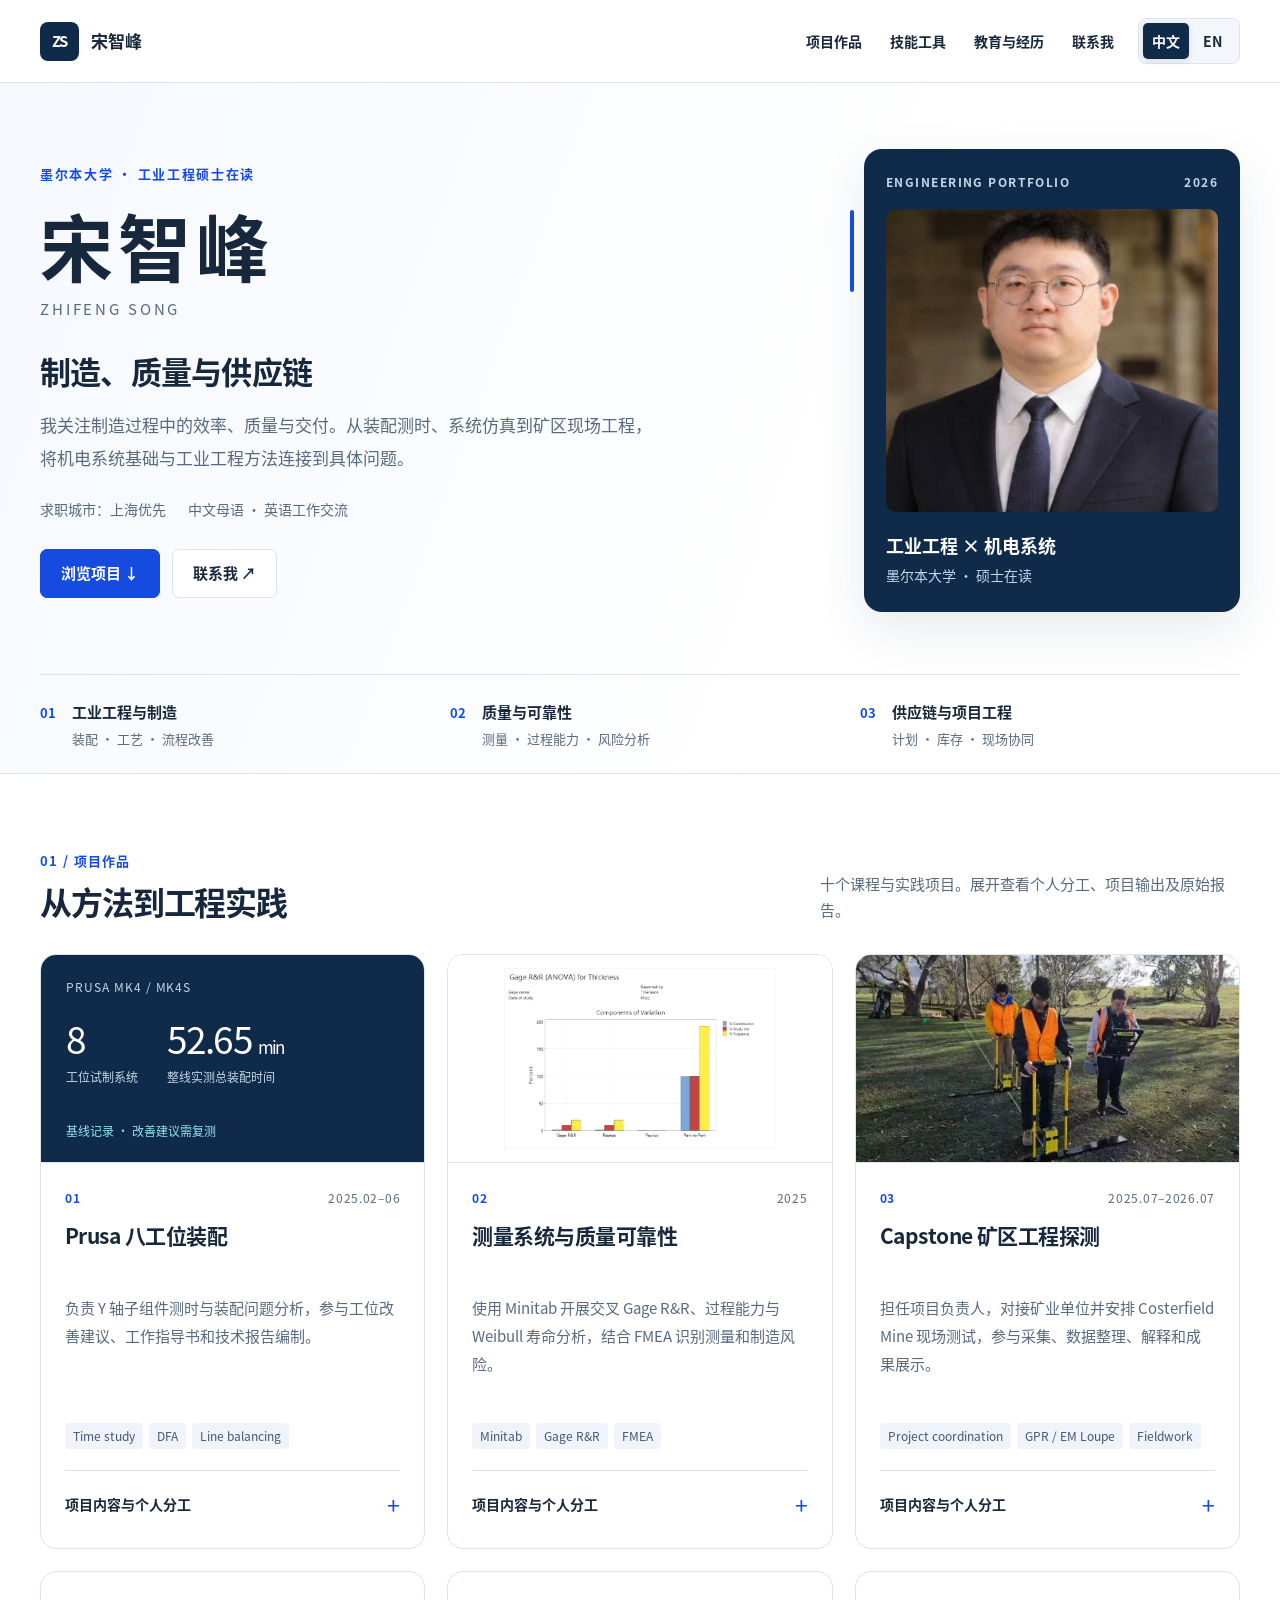
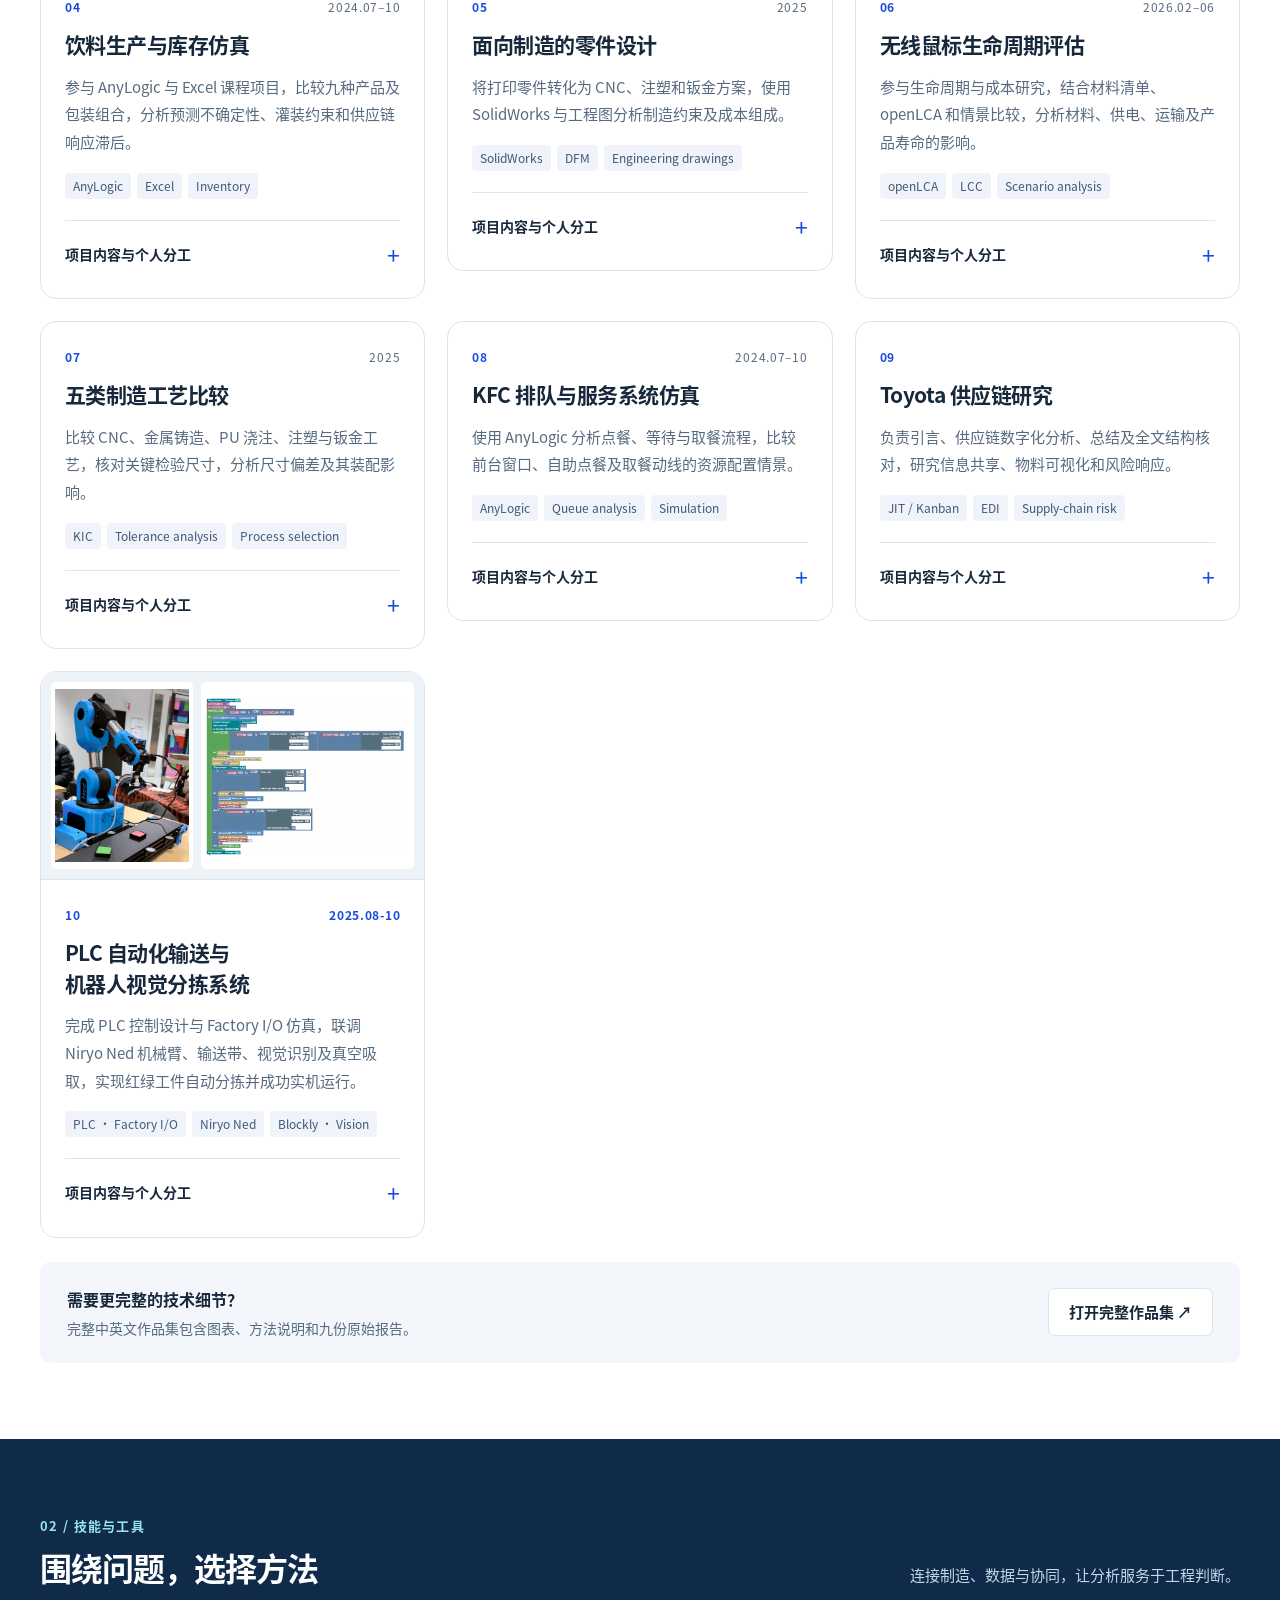
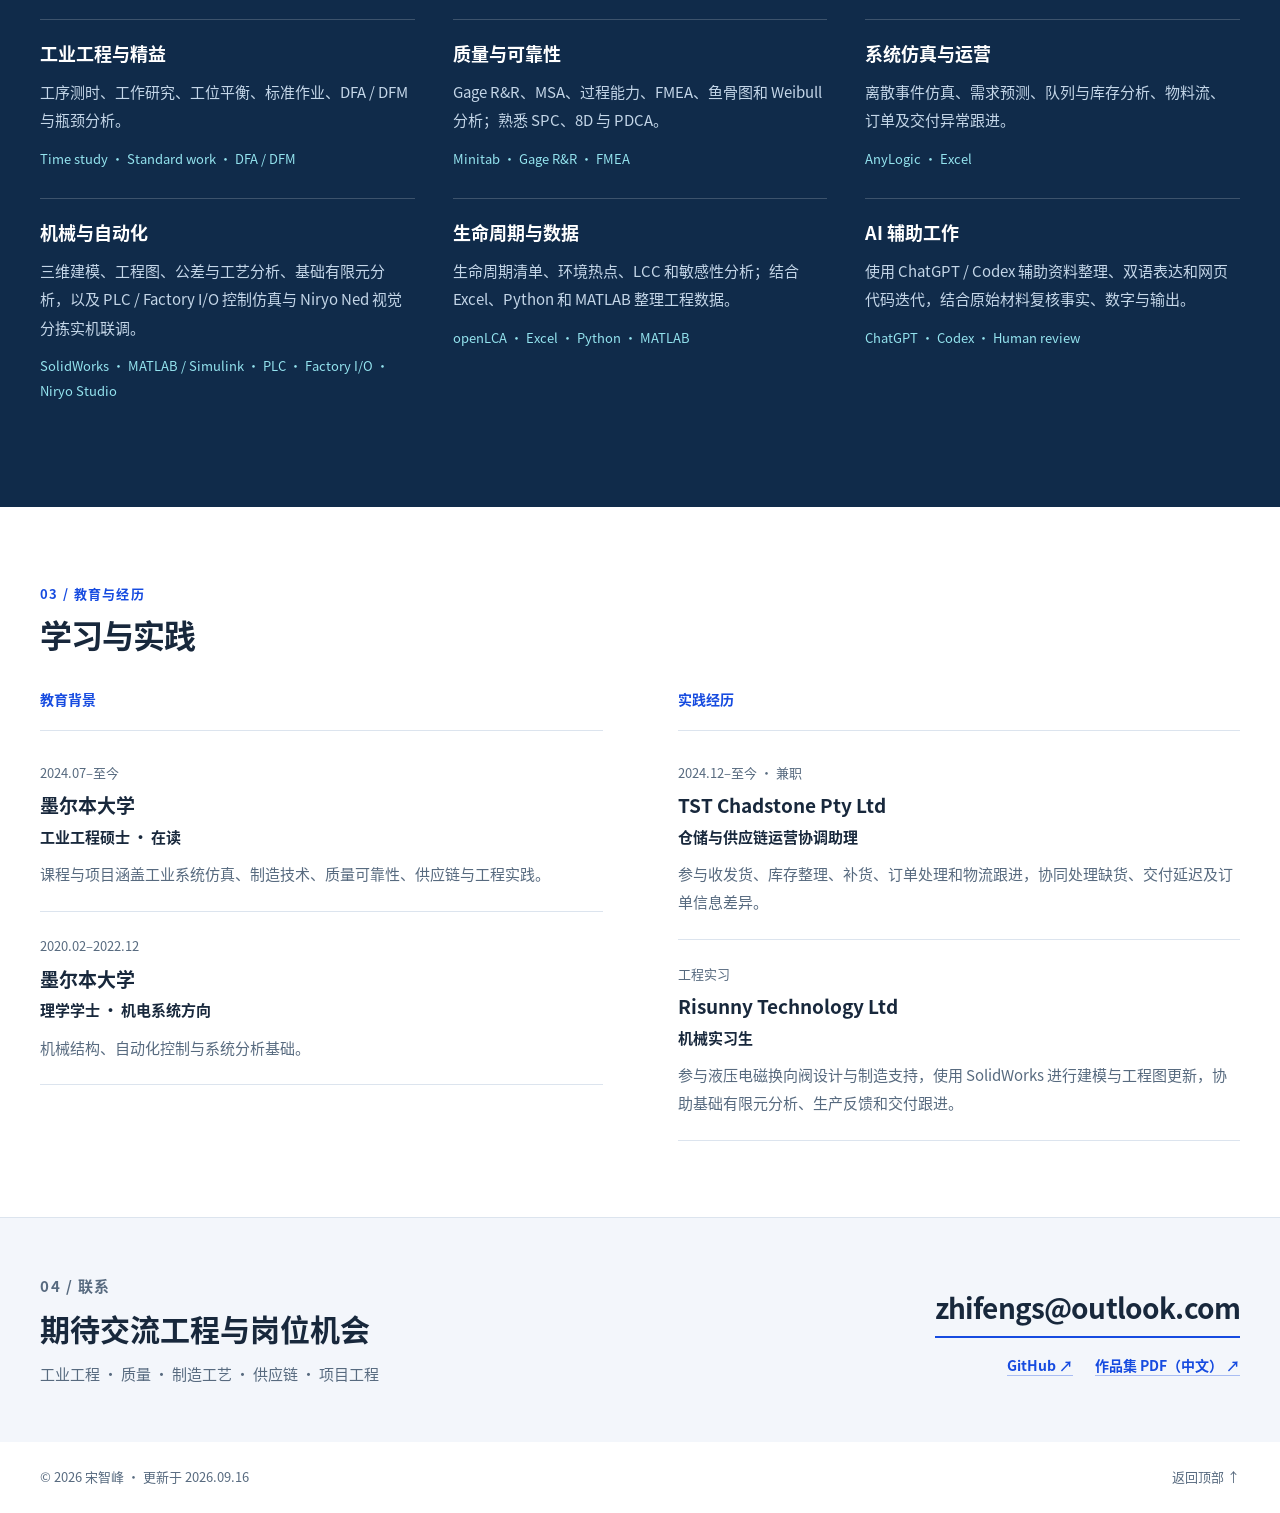
<file: index.html>
<!doctype html>
<html lang="zh-CN">
<head>
<meta charset="utf-8"><meta name="viewport" content="width=device-width,initial-scale=1">
<meta name="description" content="宋智峰的中英文求职主页。墨尔本大学工业工程硕士在读，展示装配、质量分析、工业仿真、供应链及 Capstone 工程项目。">
<meta name="theme-color" content="#102b4a"><meta name="color-scheme" content="light">
<title>宋智峰 | 工业工程 · 质量 · 供应链</title>
<link rel="icon" href="data:image/svg+xml,%3Csvg xmlns='http://www.w3.org/2000/svg' viewBox='0 0 64 64'%3E%3Crect width='64' height='64' rx='12' fill='%23102b4a'/%3E%3Ctext x='32' y='42' text-anchor='middle' font-family='Arial' font-size='29' font-weight='bold' fill='%2394e4ef'%3EZS%3C/text%3E%3C/svg%3E">
<script>try{var q=new URLSearchParams(location.search).get('lang');document.documentElement.lang=q==='en'?'en':q==='zh'||q==='zh-CN'?'zh-CN':localStorage.getItem('zhifeng-home-language')==='en'?'en':'zh-CN';}catch(e){}</script>
<link rel="stylesheet" href="assets/homepage.css?v=20260915-1">
<script src="assets/homepage.js?v=20260916-1" defer></script>
</head><body id="top">
<a class="skip" href="#projects"><span class="zh" lang="zh-CN">跳到项目内容</span><span class="en" lang="en">Skip to projects</span></a><header class="site-header"><div class="wrap header-inner"><a class="brand" href="#top"><span class="brand-mark" aria-hidden="true">ZS</span><span class="brand-name"><span class="zh" lang="zh-CN">宋智峰</span><span class="en" lang="en">Zhifeng Song</span></span></a><nav class="site-nav" aria-label="主页导航" data-label-zh="主页导航" data-label-en="Main navigation"><a class="" href="#projects"><span class="zh" lang="zh-CN">项目作品</span><span class="en" lang="en">Projects</span></a><a class="" href="#skills"><span class="zh" lang="zh-CN">技能工具</span><span class="en" lang="en">Skills</span></a><a class="" href="#experience"><span class="zh" lang="zh-CN">教育与经历</span><span class="en" lang="en">Background</span></a><a class="" href="#contact"><span class="zh" lang="zh-CN">联系我</span><span class="en" lang="en">Contact</span></a></nav><div class="language-switch" role="group" aria-label="选择语言" data-label-zh="选择语言" data-label-en="Choose language"><button type="button" data-language="zh-CN" lang="zh-CN" aria-pressed="true" aria-label="切换为中文">中文</button><button type="button" data-language="en" lang="en" aria-pressed="false" aria-label="Switch to English">EN</button></div></div></header><p id="language-status" class="sr-only" role="status" aria-live="polite"></p><main><section class="hero" aria-labelledby="name"><div class="wrap hero-grid"><div><p class="eyebrow"><span class="zh" lang="zh-CN">墨尔本大学 · 工业工程硕士在读</span><span class="en" lang="en">UNIVERSITY OF MELBOURNE · MASTER’S CANDIDATE</span></p><h1 id="name"><span class="zh" lang="zh-CN">宋智峰</span><span class="en" lang="en">Zhifeng Song</span></h1><p class="name-secondary"><span class="zh" lang="zh-CN">ZHIFENG SONG</span><span class="en" lang="en">INDUSTRIAL ENGINEERING</span></p><p class="hero-role"><span class="zh" lang="zh-CN">制造、质量与供应链</span><span class="en" lang="en">Manufacturing, quality &amp; supply chain</span></p><p class="hero-text"><span class="zh" lang="zh-CN">我关注制造过程中的效率、质量与交付。从装配测时、系统仿真到矿区现场工程，将机电系统基础与工业工程方法连接到具体问题。</span><span class="en" lang="en">I focus on efficiency, quality and delivery in engineering operations. My work connects a mechatronics background with industrial engineering methods, from assembly time studies and system simulation to field investigation.</span></p><div class="hero-meta"><div><span class="zh" lang="zh-CN">求职城市：上海优先</span><span class="en" lang="en">Preferred work location: Shanghai</span></div><div><span class="zh" lang="zh-CN">中文母语 · 英语工作交流</span><span class="en" lang="en">Mandarin native · Professional working English</span></div></div><div class="actions"><a class="button primary" href="#projects"><span class="zh" lang="zh-CN">浏览项目 ↓</span><span class="en" lang="en">Explore projects ↓</span></a><a class="button" href="#contact"><span class="zh" lang="zh-CN">联系我 ↗</span><span class="en" lang="en">Get in touch ↗</span></a></div></div><figure class="profile-card"><div class="profile-top"><span>ENGINEERING PORTFOLIO</span><span>2026</span></div><img class="profile-photo" src="assets/profile.jpg" alt="宋智峰个人照片" data-alt-zh="宋智峰个人照片" data-alt-en="Portrait of Zhifeng Song" width="302" height="303" fetchpriority="high"><figcaption class="profile-caption"><strong><span class="zh" lang="zh-CN">工业工程 × 机电系统</span><span class="en" lang="en">Industrial engineering × Mechatronics</span></strong><p><span class="zh" lang="zh-CN">墨尔本大学 · 硕士在读</span><span class="en" lang="en">The University of Melbourne · Master’s candidate</span></p></figcaption></figure></div><div class="wrap discipline-strip"><div class="discipline"><span class="n">01</span><div><strong><span class="zh" lang="zh-CN">工业工程与制造</span><span class="en" lang="en">Industrial engineering &amp; manufacturing</span></strong><p><span class="zh" lang="zh-CN">装配 · 工艺 · 流程改善</span><span class="en" lang="en">Assembly · Processes · Improvement</span></p></div></div><div class="discipline"><span class="n">02</span><div><strong><span class="zh" lang="zh-CN">质量与可靠性</span><span class="en" lang="en">Quality &amp; reliability</span></strong><p><span class="zh" lang="zh-CN">测量 · 过程能力 · 风险分析</span><span class="en" lang="en">Measurement · Capability · Risk</span></p></div></div><div class="discipline"><span class="n">03</span><div><strong><span class="zh" lang="zh-CN">供应链与项目工程</span><span class="en" lang="en">Supply chain &amp; project engineering</span></strong><p><span class="zh" lang="zh-CN">计划 · 库存 · 现场协同</span><span class="en" lang="en">Planning · Inventory · Field coordination</span></p></div></div></div></section><noscript><p class="noscript wrap">This page is available in Chinese without JavaScript. Enable JavaScript to switch to English. 启用 JavaScript 后可切换语言，项目与报告仍可直接浏览。</p></noscript><section class="section wrap" id="projects" aria-labelledby="projects-title"><div class="section-heading"><div><p class="section-number">01 / <span class="zh" lang="zh-CN">项目作品</span><span class="en" lang="en">PROJECTS</span></p><h2 id="projects-title"><span class="zh" lang="zh-CN">从方法到工程实践</span><span class="en" lang="en">From methods to engineering practice</span></h2></div><p><span class="zh" lang="zh-CN">十个课程与实践项目。展开查看个人分工、项目输出及原始报告。</span><span class="en" lang="en">Ten academic and practical projects. Expand each for my contribution, project outputs and source reports.</span></p></div><div class="project-grid"><article class="project-card" id="project-assembly"><div class="project-visual"><div class="assembly-panel"><p class="caption">PRUSA MK4 / MK4S</p><div class="assembly-numbers"><div><strong>8</strong><small><span class="zh" lang="zh-CN">工位试制系统</span><span class="en" lang="en">pilot workstations</span></small></div><div><strong>52.65 <span style="font-size:17px">min</span></strong><small><span class="zh" lang="zh-CN">整线实测总装配时间</span><span class="en" lang="en">measured total assembly time</span></small></div></div><p class="baseline"><span class="zh" lang="zh-CN">基线记录 · 改善建议需复测</span><span class="en" lang="en">Baseline measurement · proposals require retesting</span></p></div></div><div class="project-body"><div class="project-meta"><span>01</span><span>2025.02–06</span></div><h3><span class="zh" lang="zh-CN">Prusa 八工位装配</span><span class="en" lang="en">Prusa assembly &amp; standard work</span></h3><p class="summary"><span class="zh" lang="zh-CN">负责 Y 轴子组件测时与装配问题分析，参与工位改善建议、工作指导书和技术报告编制。</span><span class="en" lang="en">Conducted Y-axis subassembly time studies and assembly analysis in an eight-station pilot system; contributed improvement proposals, work instructions and technical documentation.</span></p><div class="tags"><span class="tag">Time study</span><span class="tag">DFA</span><span class="tag">Line balancing</span></div><details class="case-details"><summary><span class="zh" lang="zh-CN">项目内容与个人分工</span><span class="en" lang="en">Work &amp; contribution</span></summary><div class="case-content"><h4><span class="zh" lang="zh-CN">我的参与</span><span class="en" lang="en">My contribution</span></h4><p><span class="zh" lang="zh-CN">围绕光轴、轴承、皮带和紧固操作，记录重复定位、调整和工具切换，结合公差与工序衔接分析问题。</span><span class="en" lang="en">Examined shaft, bearing, belt and fastening operations, recording repeated positioning, adjustment and tool changes alongside tolerance and process-sequence issues.</span></p><h4><span class="zh" lang="zh-CN">项目输出</span><span class="en" lang="en">Project outputs</span></h4><p><span class="zh" lang="zh-CN">形成 Y 轴问题清单，参与提出定位辅助、工具配置、扭矩要求和工位任务重分配建议。</span><span class="en" lang="en">Documented Y-axis assembly issues and contributed proposals for positioning aids, tool allocation, torque requirements and workstation task reallocation.</span></p><p class="scope"><span class="zh" lang="zh-CN">52.65 分钟是本次整线实测总装配时间基线；改善效果仍需复测。</span><span class="en" lang="en">52.65 minutes is the measured baseline total assembly time for this pilot system. Improvement proposals require retesting.</span></p><div class="case-links"><a class="text-link" href="portfolio.html#assembly" target="_blank" rel="noopener"><span class="zh" lang="zh-CN">完整案例 ↗</span><span class="en" lang="en">Full case study ↗</span></a></div></div></details></div></article><article class="project-card" id="project-quality"><figure class="project-visual contain"><img src="assets/images/56baf9d1f89214f6.webp" alt="厚度 Gage R&amp;R 分析，取自原始质量报告。" data-alt-zh="厚度 Gage R&amp;R 分析，取自原始质量报告。" data-alt-en="Thickness Gage R&amp;R analysis from the original quality report." loading="lazy" decoding="async" width="481" height="361"></figure><div class="project-body"><div class="project-meta"><span>02</span><span>2025</span></div><h3><span class="zh" lang="zh-CN">测量系统与质量可靠性</span><span class="en" lang="en">Measurement systems &amp; reliability</span></h3><p class="summary"><span class="zh" lang="zh-CN">使用 Minitab 开展交叉 Gage R&amp;R、过程能力与 Weibull 寿命分析，结合 FMEA 识别测量和制造风险。</span><span class="en" lang="en">Used Minitab for crossed Gage R&amp;R, process-capability and Weibull life-data analysis, supported by FMEA to examine measurement and manufacturing risks.</span></p><div class="tags"><span class="tag">Minitab</span><span class="tag">Gage R&amp;R</span><span class="tag">FMEA</span></div><details class="case-details"><summary><span class="zh" lang="zh-CN">项目内容与个人分工</span><span class="en" lang="en">Work &amp; contribution</span></summary><div class="case-content"><h4><span class="zh" lang="zh-CN">我的参与</span><span class="en" lang="en">My contribution</span></h4><p><span class="zh" lang="zh-CN">在个人报告中分析 10 个零件、3 名操作者、每人重复 3 次的测量数据，区分重复性、再现性与零件间变异。</span><span class="en" lang="en">Analysed a crossed measurement study with 10 parts, 3 operators and 3 repeats per operator in an individual report, separating repeatability, reproducibility and part-to-part variation.</span></p><h4><span class="zh" lang="zh-CN">项目输出</span><span class="en" lang="en">Project outputs</span></h4><p><span class="zh" lang="zh-CN">比较厚度、宽度和长度的测量系统，结合过程能力、鱼骨图和新旧铰链寿命数据讨论改进优先级。</span><span class="en" lang="en">Compared measurement systems for thickness, width and length, then used capability results, fishbone analysis and hinge life data to discuss improvement priorities.</span></p><p class="scope"><span class="zh" lang="zh-CN">测量系统不合格的尺寸，能力结果仅作探索参考；寿命比较为小样本分析。</span><span class="en" lang="en">Capability results for dimensions with unacceptable measurement systems are exploratory. Life comparisons use small samples.</span></p><div class="case-links"><a class="text-link" href="reports/quality.pdf" target="_blank" rel="noopener"><span class="zh" lang="zh-CN">原始报告 ↗</span><span class="en" lang="en">Source report ↗</span></a><a class="text-link" href="portfolio.html#quality" target="_blank" rel="noopener"><span class="zh" lang="zh-CN">完整案例 ↗</span><span class="en" lang="en">Full case study ↗</span></a></div></div></details></div></article><article class="project-card" id="project-capstone"><figure class="project-visual "><img src="assets/images/ca37e7c44e7ef4d8.webp" alt="Capstone 团队现场采集，取自原始报告。" data-alt-zh="Capstone 团队现场采集，取自原始报告。" data-alt-en="Capstone team field data collection, from the original report." loading="lazy" decoding="async" width="481" height="361"></figure><div class="project-body"><div class="project-meta"><span>03</span><span>2025.07–2026.07</span></div><h3><span class="zh" lang="zh-CN">Capstone 矿区工程探测</span><span class="en" lang="en">Capstone field investigation</span></h3><p class="summary"><span class="zh" lang="zh-CN">担任项目负责人，对接矿业单位并安排 Costerfield Mine 现场测试，参与采集、数据整理、解释和成果展示。</span><span class="en" lang="en">Served as project lead, coordinating with mining organisations and arranging field testing at Costerfield Mine; participated in data collection, preparation, interpretation and reporting.</span></p><div class="tags"><span class="tag">Project coordination</span><span class="tag">GPR / EM Loupe</span><span class="tag">Fieldwork</span></div><details class="case-details"><summary><span class="zh" lang="zh-CN">项目内容与个人分工</span><span class="en" lang="en">Work &amp; contribution</span></summary><div class="case-content"><h4><span class="zh" lang="zh-CN">我的参与</span><span class="en" lang="en">My contribution</span></h4><p><span class="zh" lang="zh-CN">推进矿方、导师与团队之间的沟通，衔接测试目标、设备准备、现场条件和任务安排，并参与 GPR、EM Loupe 与 GPS 采集。</span><span class="en" lang="en">Coordinated mine, supervisor and team communication around test objectives, equipment, site conditions and task allocation; participated in GPR, EM Loupe and GPS data collection.</span></p><h4><span class="zh" lang="zh-CN">项目输出</span><span class="en" lang="en">Project outputs</span></h4><p><span class="zh" lang="zh-CN">团队形成 GPR 剖面、电导率图与综合报告。导师：Prof. Guillermo Narsilio。</span><span class="en" lang="en">The team produced GPR profiles, conductivity visualisations and a combined technical report. Supervisor: Prof. Guillermo Narsilio.</span></p><p class="scope"><span class="zh" lang="zh-CN">采集与综合解释为团队成果；地下异常属于尚待进一步验证的初步解释。</span><span class="en" lang="en">Data collection and interpretation are team outputs. Subsurface anomalies remain preliminary interpretations requiring further validation.</span></p><div class="case-links"><a class="text-link" href="reports/capstone.pdf" target="_blank" rel="noopener"><span class="zh" lang="zh-CN">原始报告 ↗</span><span class="en" lang="en">Source report ↗</span></a><a class="text-link" href="portfolio.html#capstone" target="_blank" rel="noopener"><span class="zh" lang="zh-CN">完整案例 ↗</span><span class="en" lang="en">Full case study ↗</span></a></div></div></details></div></article><article class="project-card" id="project-beverage"><div class="project-body"><div class="project-meta"><span>04</span><span>2024.07–10</span></div><h3><span class="zh" lang="zh-CN">饮料生产与库存仿真</span><span class="en" lang="en">Beverage production &amp; inventory</span></h3><p class="summary"><span class="zh" lang="zh-CN">参与 AnyLogic 与 Excel 课程项目，比较九种产品及包装组合，分析预测不确定性、灌装约束和供应链响应滞后。</span><span class="en" lang="en">Contributed to an AnyLogic and Excel project covering nine product and packaging combinations, examining forecast uncertainty, filling constraints and supply-chain response delays.</span></p><div class="tags"><span class="tag">AnyLogic</span><span class="tag">Excel</span><span class="tag">Inventory</span></div><details class="case-details"><summary><span class="zh" lang="zh-CN">项目内容与个人分工</span><span class="en" lang="en">Work &amp; contribution</span></summary><div class="case-content"><h4><span class="zh" lang="zh-CN">我的参与</span><span class="en" lang="en">My contribution</span></h4><p><span class="zh" lang="zh-CN">个人分析重点是预测方法局限、生产响应延迟和库存反馈滞后，并提出参数调整与模型改进方向。</span><span class="en" lang="en">Focused on forecasting limitations, production response delays and inventory feedback, and proposed parameter adjustments and model improvements.</span></p><h4><span class="zh" lang="zh-CN">项目输出</span><span class="en" lang="en">Project outputs</span></h4><p><span class="zh" lang="zh-CN">团队建立混合、灌装、包装流程与周度配置表，将需求、产能、库存和成本放在同一决策框架中。</span><span class="en" lang="en">The team modelled mixing, filling and packaging and built weekly configuration tables connecting demand, capacity, inventory and cost.</span></p><p class="scope"><span class="zh" lang="zh-CN">30 周为课程决策框架；动态排程与数据接口属于后续建议。</span><span class="en" lang="en">The 30 weeks describe the course decision framework. Dynamic scheduling and data interfaces were proposed future improvements.</span></p><div class="case-links"><a class="text-link" href="reports/beverage.pdf" target="_blank" rel="noopener"><span class="zh" lang="zh-CN">原始报告 ↗</span><span class="en" lang="en">Source report ↗</span></a><a class="text-link" href="portfolio.html#beverage" target="_blank" rel="noopener"><span class="zh" lang="zh-CN">完整案例 ↗</span><span class="en" lang="en">Full case study ↗</span></a></div></div></details></div></article><article class="project-card" id="project-design"><div class="project-body"><div class="project-meta"><span>05</span><span>2025</span></div><h3><span class="zh" lang="zh-CN">面向制造的零件设计</span><span class="en" lang="en">Design for manufacture</span></h3><p class="summary"><span class="zh" lang="zh-CN">将打印零件转化为 CNC、注塑和钣金方案，使用 SolidWorks 与工程图分析制造约束及成本组成。</span><span class="en" lang="en">Developed CNC, injection-moulding and sheet-metal alternatives for printed parts, using SolidWorks and engineering drawings to examine manufacturing constraints and cost components.</span></p><div class="tags"><span class="tag">SolidWorks</span><span class="tag">DFM</span><span class="tag">Engineering drawings</span></div><details class="case-details"><summary><span class="zh" lang="zh-CN">项目内容与个人分工</span><span class="en" lang="en">Work &amp; contribution</span></summary><div class="case-content"><h4><span class="zh" lang="zh-CN">我的参与</span><span class="en" lang="en">My contribution</span></h4><p><span class="zh" lang="zh-CN">在个人设计报告中考虑刀具可达性、内圆角、壁厚、拔模、折弯和装配关系，调整零件结构。</span><span class="en" lang="en">Considered tool access, internal radii, wall thickness, draft, bending and assembly relationships in an individual design report.</span></p><h4><span class="zh" lang="zh-CN">项目输出</span><span class="en" lang="en">Project outputs</span></h4><p><span class="zh" lang="zh-CN">形成零件模型、工程图与工艺比较，讨论原型转向批量制造时需要改变的设计特征。</span><span class="en" lang="en">Produced models, drawings and process comparisons identifying design changes required when moving from prototypes towards batch manufacture.</span></p><p class="scope"><span class="zh" lang="zh-CN">展示课程设计与制造方案，不将估算成本视为已实现的采购节省。</span><span class="en" lang="en">Course design and manufacturing proposals; estimated costs are not realised procurement savings.</span></p><div class="case-links"><a class="text-link" href="reports/design.pdf" target="_blank" rel="noopener"><span class="zh" lang="zh-CN">原始报告 ↗</span><span class="en" lang="en">Source report ↗</span></a><a class="text-link" href="portfolio.html#design" target="_blank" rel="noopener"><span class="zh" lang="zh-CN">完整案例 ↗</span><span class="en" lang="en">Full case study ↗</span></a></div></div></details></div></article><article class="project-card" id="project-lca"><div class="project-body"><div class="project-meta"><span>06</span><span>2026.02–06</span></div><h3><span class="zh" lang="zh-CN">无线鼠标生命周期评估</span><span class="en" lang="en">Wireless mouse life cycle</span></h3><p class="summary"><span class="zh" lang="zh-CN">参与生命周期与成本研究，结合材料清单、openLCA 和情景比较，分析材料、供电、运输及产品寿命的影响。</span><span class="en" lang="en">Contributed to life cycle and cost studies using material inventories, openLCA and scenario comparisons to examine material, power-supply, transport and service-life choices.</span></p><div class="tags"><span class="tag">openLCA</span><span class="tag">LCC</span><span class="tag">Scenario analysis</span></div><details class="case-details"><summary><span class="zh" lang="zh-CN">项目内容与个人分工</span><span class="en" lang="en">Work &amp; contribution</span></summary><div class="case-content"><h4><span class="zh" lang="zh-CN">我的参与</span><span class="en" lang="en">My contribution</span></h4><p><span class="zh" lang="zh-CN">参与小组生命周期项目，将材料、制造、运输、使用与报废放入统一边界，比较环境热点和设计选择。</span><span class="en" lang="en">Contributed to a team life cycle project covering materials, manufacturing, transport, use and end-of-life within a consistent boundary.</span></p><h4><span class="zh" lang="zh-CN">项目输出</span><span class="en" lang="en">Project outputs</span></h4><p><span class="zh" lang="zh-CN">团队比较太阳能供电、再生 ABS 和延长寿命等设计方向，并讨论全寿命成本与运输敏感性。</span><span class="en" lang="en">The team compared solar power, recycled ABS and extended service life, alongside life cycle costs and transport sensitivity.</span></p><p class="scope"><span class="zh" lang="zh-CN">环境结果为课程模型估计，取决于功能单位、数据库、边界和使用假设。</span><span class="en" lang="en">Environmental results are course-model estimates dependent on the functional unit, database, boundaries and use assumptions.</span></p><div class="case-links"><a class="text-link" href="reports/slca.pdf" target="_blank" rel="noopener"><span class="zh" lang="zh-CN">原始报告 ↗</span><span class="en" lang="en">Source report ↗</span></a><a class="text-link" href="portfolio.html#lca" target="_blank" rel="noopener"><span class="zh" lang="zh-CN">完整案例 ↗</span><span class="en" lang="en">Full case study ↗</span></a><a class="text-link" href="reports/lcc.pdf" target="_blank" rel="noopener"><span class="zh" lang="zh-CN">成本报告 ↗</span><span class="en" lang="en">Cost report ↗</span></a></div></div></details></div></article><article class="project-card" id="project-dfm"><div class="project-body"><div class="project-meta"><span>07</span><span>2025</span></div><h3><span class="zh" lang="zh-CN">五类制造工艺比较</span><span class="en" lang="en">Manufacturing process analysis</span></h3><p class="summary"><span class="zh" lang="zh-CN">比较 CNC、金属铸造、PU 浇注、注塑与钣金工艺，核对关键检验尺寸，分析尺寸偏差及其装配影响。</span><span class="en" lang="en">Compared CNC machining, metal casting, polyurethane casting, injection moulding and sheet-metal forming, examining key inspection dimensions and assembly implications.</span></p><div class="tags"><span class="tag">KIC</span><span class="tag">Tolerance analysis</span><span class="tag">Process selection</span></div><details class="case-details"><summary><span class="zh" lang="zh-CN">项目内容与个人分工</span><span class="en" lang="en">Work &amp; contribution</span></summary><div class="case-content"><h4><span class="zh" lang="zh-CN">我的参与</span><span class="en" lang="en">My contribution</span></h4><p><span class="zh" lang="zh-CN">在个人课程报告中对照工程图和实测尺寸，整理名义值、偏差与公差要求。</span><span class="en" lang="en">Compared engineering drawings and measured dimensions in an individual report, documenting nominal values, deviations and tolerance requirements.</span></p><h4><span class="zh" lang="zh-CN">项目输出</span><span class="en" lang="en">Project outputs</span></h4><p><span class="zh" lang="zh-CN">形成五类零件的尺寸检查与工艺比较，从配合、定位和制造一致性角度提出建议。</span><span class="en" lang="en">Produced dimensional inspections and process comparisons for five part types, with recommendations on fit, positioning and manufacturing consistency.</span></p><p class="scope"><span class="zh" lang="zh-CN">结论来自课程样本，不代表已完成批量生产验证。</span><span class="en" lang="en">Findings are based on course samples, without batch-production validation.</span></p><div class="case-links"><a class="text-link" href="reports/dfm.pdf" target="_blank" rel="noopener"><span class="zh" lang="zh-CN">原始报告 ↗</span><span class="en" lang="en">Source report ↗</span></a><a class="text-link" href="portfolio.html#dfm" target="_blank" rel="noopener"><span class="zh" lang="zh-CN">完整案例 ↗</span><span class="en" lang="en">Full case study ↗</span></a></div></div></details></div></article><article class="project-card" id="project-kfc"><div class="project-body"><div class="project-meta"><span>08</span><span>2024.07–10</span></div><h3><span class="zh" lang="zh-CN">KFC 排队与服务系统仿真</span><span class="en" lang="en">KFC service-system simulation</span></h3><p class="summary"><span class="zh" lang="zh-CN">使用 AnyLogic 分析点餐、等待与取餐流程，比较前台窗口、自助点餐及取餐动线的资源配置情景。</span><span class="en" lang="en">Used AnyLogic to examine ordering, waiting and collection processes, comparing scenarios for staffed counters, self-service ordering and collection routes.</span></p><div class="tags"><span class="tag">AnyLogic</span><span class="tag">Queue analysis</span><span class="tag">Simulation</span></div><details class="case-details"><summary><span class="zh" lang="zh-CN">项目内容与个人分工</span><span class="en" lang="en">Work &amp; contribution</span></summary><div class="case-content"><h4><span class="zh" lang="zh-CN">我的参与</span><span class="en" lang="en">My contribution</span></h4><p><span class="zh" lang="zh-CN">将顾客到达、分流、排队、点餐、取餐和离店转成模型逻辑，分别观察点餐和取餐环节的等待。</span><span class="en" lang="en">Represented arrival, routing, queuing, ordering, collection and departure as model logic, examining ordering and collection waits separately.</span></p><h4><span class="zh" lang="zh-CN">项目输出</span><span class="en" lang="en">Project outputs</span></h4><p><span class="zh" lang="zh-CN">比较窗口与分流情景，讨论前台扩容后瓶颈向后厨或取餐环节转移的可能性。</span><span class="en" lang="en">Compared counter and routing scenarios and considered whether front-counter expansion could move the bottleneck to preparation or collection.</span></p><p class="scope"><span class="zh" lang="zh-CN">课程模拟不等于门店已实现的改进；现场决策前需统一输入并重复运行。</span><span class="en" lang="en">Course simulations are not realised store improvements. Inputs and repeated runs require validation before operational use.</span></p><div class="case-links"><a class="text-link" href="reports/kfc.docx" target="_blank" rel="noopener"><span class="zh" lang="zh-CN">原始报告 ↗</span><span class="en" lang="en">Source report ↗</span></a><a class="text-link" href="portfolio.html#kfc" target="_blank" rel="noopener"><span class="zh" lang="zh-CN">完整案例 ↗</span><span class="en" lang="en">Full case study ↗</span></a></div></div></details></div></article><article class="project-card" id="project-toyota"><div class="project-body"><div class="project-meta"><span>09</span><span></span></div><h3><span class="zh" lang="zh-CN">Toyota 供应链研究</span><span class="en" lang="en">Toyota supply-chain study</span></h3><p class="summary"><span class="zh" lang="zh-CN">负责引言、供应链数字化分析、总结及全文结构核对，研究信息共享、物料可视化和风险响应。</span><span class="en" lang="en">Wrote the introduction, digitalisation analysis and conclusion, and reviewed report structure for a team study of information sharing, material visibility and supply-chain risk response.</span></p><div class="tags"><span class="tag">JIT / Kanban</span><span class="tag">EDI</span><span class="tag">Supply-chain risk</span></div><details class="case-details"><summary><span class="zh" lang="zh-CN">项目内容与个人分工</span><span class="en" lang="en">Work &amp; contribution</span></summary><div class="case-content"><h4><span class="zh" lang="zh-CN">我的参与</span><span class="en" lang="en">My contribution</span></h4><p><span class="zh" lang="zh-CN">围绕 EDI、IoT / RFID、数字孪生与分析工具，梳理它们如何支持订单同步、追溯、预测及异常响应。</span><span class="en" lang="en">Examined how EDI, IoT / RFID, digital twins and analytics can support order synchronisation, traceability, forecasting and exception response.</span></p><h4><span class="zh" lang="zh-CN">项目输出</span><span class="en" lang="en">Project outputs</span></h4><p><span class="zh" lang="zh-CN">将数字化分析与生产战略、供应商协同、全球风险及可持续性研究衔接，讨论库存和韧性的取舍。</span><span class="en" lang="en">Connected digitalisation with production strategy, supplier collaboration, global risk and sustainability, discussing inventory–resilience trade-offs.</span></p><p class="scope"><span class="zh" lang="zh-CN">基于公开资料的课程案例研究，未参与 Toyota 内部系统实施。</span><span class="en" lang="en">A course case study based on public sources, without involvement in Toyota’s internal system implementation.</span></p><div class="case-links"><a class="text-link" href="reports/toyota.pdf" target="_blank" rel="noopener"><span class="zh" lang="zh-CN">原始报告 ↗</span><span class="en" lang="en">Source report ↗</span></a><a class="text-link" href="portfolio.html#toyota" target="_blank" rel="noopener"><span class="zh" lang="zh-CN">完整案例 ↗</span><span class="en" lang="en">Full case study ↗</span></a></div></div></details></div></article><article class="project-card" id="project-plc"><div class="project-visual plc-home-gallery"><a href="assets/images/plc-niryo-ned-workcell.png" target="_blank" rel="noopener"><img src="assets/images/plc-niryo-ned-workcell.png" alt="Niryo Ned 机械臂与输送带工作站" data-alt-zh="Niryo Ned 机械臂与输送带工作站" data-alt-en="Niryo Ned robot and conveyor workcell" loading="lazy" decoding="async" width="374" height="483"></a><a href="assets/images/plc-niryo-blockly-logic.png" target="_blank" rel="noopener"><img src="assets/images/plc-niryo-blockly-logic.png" alt="红绿工件视觉分拣 Blockly 程序" data-alt-zh="红绿工件视觉分拣 Blockly 程序" data-alt-en="Blockly program for red and green vision sorting" loading="lazy" decoding="async" width="743" height="579"></a></div><div class="project-body"><div class="project-meta"><span>10</span><span><span class="zh" lang="zh-CN">2025.08-10</span><span class="en" lang="en">Aug–Oct 2025</span></span></div><h3><span class="zh" lang="zh-CN">PLC 自动化输送与机器人视觉分拣系统</span><span class="en" lang="en">PLC Conveyor Control &amp; Robotic Vision Sorting</span></h3><p class="summary"><span class="zh" lang="zh-CN">完成 PLC 控制设计与 Factory I/O 仿真，联调 Niryo Ned 机械臂、输送带、视觉识别及真空吸取，实现红绿工件自动分拣并成功实机运行。</span><span class="en" lang="en">Designed PLC controls and Factory I/O simulations, then commissioned the Niryo Ned robot, conveyor, vision and vacuum picking for successful physical red/green sorting.</span></p><div class="tags"><span class="tag">PLC · Factory I/O</span><span class="tag">Niryo Ned</span><span class="tag">Blockly · Vision</span></div><details class="case-details"><summary><span class="zh" lang="zh-CN">项目内容与个人分工</span><span class="en" lang="en">Work &amp; contribution</span></summary><div class="case-content"><h4><span class="zh" lang="zh-CN">控制设计与仿真</span><span class="en" lang="en">Control design &amp; simulation</span></h4><p><span class="zh" lang="zh-CN">完成 I/O 映射、梯形图顺序控制及启停、手动 / 自动、互锁和复位逻辑；在 Factory I/O 仿真中实现 100 件计数自动停机与清零。</span><span class="en" lang="en">Mapped I/O and developed ladder-logic sequencing, start/stop, manual/automatic, interlock and reset functions; implemented an automatic stop and counter reset at 100 items in Factory I/O simulation.</span></p><h4><span class="zh" lang="zh-CN">机器人分拣与运行成果</span><span class="en" lang="en">Robot sorting &amp; operational outcomes</span></h4><p><span class="zh" lang="zh-CN">红绿各设 2 件目标并独立计数，检测与抓取均跳过达标颜色；释放后更新对应计数，通过动作延时和退出停带衔接流程。完成设备联调并成功实机运行。</span><span class="en" lang="en">Set independent targets of two items per colour, skipped fulfilled quotas during detection and picking, and updated counters after release. Action delays and a final conveyor stop completed the sequence; the commissioned workcell ran successfully.</span></p><div class="case-links"><a class="text-link" href="portfolio.html#plc" target="_blank" rel="noopener"><span class="zh" lang="zh-CN">完整案例 ↗</span><span class="en" lang="en">Full case study ↗</span></a><a class="text-link" href="portfolio.html#plc-evidence" target="_blank" rel="noopener"><span class="zh" lang="zh-CN">设备与程序图片 ↗</span><span class="en" lang="en">Equipment &amp; program images ↗</span></a></div></div></details></div></article></div><div class="project-footer"><div><strong><span class="zh" lang="zh-CN">需要更完整的技术细节？</span><span class="en" lang="en">Looking for the technical detail?</span></strong><p><span class="zh" lang="zh-CN">完整中英文作品集包含图表、方法说明和九份原始报告。</span><span class="en" lang="en">The detailed bilingual portfolio includes figures, methods and nine original reports.</span></p></div><a class="button" href="portfolio.html" target="_blank" rel="noopener"><span class="zh" lang="zh-CN">打开完整作品集 ↗</span><span class="en" lang="en">Open detailed portfolio ↗</span></a></div></section><section class="section skills-section" id="skills" aria-labelledby="skills-title"><div class="wrap"><div class="section-heading"><div><p class="section-number">02 / <span class="zh" lang="zh-CN">技能与工具</span><span class="en" lang="en">SKILLS &amp; TOOLS</span></p><h2 id="skills-title"><span class="zh" lang="zh-CN">围绕问题，选择方法</span><span class="en" lang="en">Methods chosen for the problem</span></h2></div><p><span class="zh" lang="zh-CN">连接制造、数据与协同，让分析服务于工程判断。</span><span class="en" lang="en">Connecting manufacturing, data and coordination to support engineering decisions.</span></p></div><div class="skills-grid"><article class="skill-group"><h3><span class="zh" lang="zh-CN">工业工程与精益</span><span class="en" lang="en">Industrial engineering &amp; lean</span></h3><p><span class="zh" lang="zh-CN">工序测时、工作研究、工位平衡、标准作业、DFA / DFM 与瓶颈分析。</span><span class="en" lang="en">Time studies, work measurement, line balancing, standard work, DFA / DFM and bottleneck analysis.</span></p><p class="tools">Time study · Standard work · DFA / DFM</p></article><article class="skill-group"><h3><span class="zh" lang="zh-CN">质量与可靠性</span><span class="en" lang="en">Quality &amp; reliability</span></h3><p><span class="zh" lang="zh-CN">Gage R&amp;R、MSA、过程能力、FMEA、鱼骨图和 Weibull 分析；熟悉 SPC、8D 与 PDCA。</span><span class="en" lang="en">Gage R&amp;R, MSA, process capability, FMEA, fishbone and Weibull analysis; familiar with SPC, 8D and PDCA.</span></p><p class="tools">Minitab · Gage R&amp;R · FMEA</p></article><article class="skill-group"><h3><span class="zh" lang="zh-CN">系统仿真与运营</span><span class="en" lang="en">Simulation &amp; operations</span></h3><p><span class="zh" lang="zh-CN">离散事件仿真、需求预测、队列与库存分析、物料流、订单及交付异常跟进。</span><span class="en" lang="en">Discrete-event simulation, demand forecasting, queue and inventory analysis, material flow and order/delivery follow-up.</span></p><p class="tools">AnyLogic · Excel</p></article><article class="skill-group"><h3><span class="zh" lang="zh-CN">机械与自动化</span><span class="en" lang="en">Mechanical &amp; automation</span></h3><p><span class="zh" lang="zh-CN">三维建模、工程图、公差与工艺分析、基础有限元分析，以及 PLC / Factory I/O 控制仿真与 Niryo Ned 视觉分拣实机联调。</span><span class="en" lang="en">3D modelling, engineering drawings, tolerance and process analysis, basic FEA, PLC / Factory I/O simulation and Niryo Ned vision-sorting commissioning.</span></p><p class="tools">SolidWorks · MATLAB / Simulink · PLC · Factory I/O · Niryo Studio</p></article><article class="skill-group"><h3><span class="zh" lang="zh-CN">生命周期与数据</span><span class="en" lang="en">Life cycle &amp; data</span></h3><p><span class="zh" lang="zh-CN">生命周期清单、环境热点、LCC 和敏感性分析；结合 Excel、Python 和 MATLAB 整理工程数据。</span><span class="en" lang="en">Life cycle inventories, environmental hotspots, LCC and sensitivity analysis; engineering data preparation with Excel, Python and MATLAB.</span></p><p class="tools">openLCA · Excel · Python · MATLAB</p></article><article class="skill-group"><h3><span class="zh" lang="zh-CN">AI 辅助工作</span><span class="en" lang="en">AI-assisted work</span></h3><p><span class="zh" lang="zh-CN">使用 ChatGPT / Codex 辅助资料整理、双语表达和网页代码迭代，结合原始材料复核事实、数字与输出。</span><span class="en" lang="en">Use ChatGPT / Codex to support research organisation, bilingual writing and website code iteration, checking facts, figures and outputs against source materials.</span></p><p class="tools">ChatGPT · Codex · Human review</p></article></div></div></section><section class="section wrap" id="experience" aria-labelledby="experience-title"><div class="section-heading"><div><p class="section-number">03 / <span class="zh" lang="zh-CN">教育与经历</span><span class="en" lang="en">BACKGROUND</span></p><h2 id="experience-title"><span class="zh" lang="zh-CN">学习与实践</span><span class="en" lang="en">Education &amp; experience</span></h2></div></div><div class="background-grid"><div><p class="column-title"><span class="zh" lang="zh-CN">教育背景</span><span class="en" lang="en">EDUCATION</span></p><article class="timeline-item"><div class="timeline-date"><span class="zh" lang="zh-CN">2024.07–至今</span><span class="en" lang="en">Jul 2024–Present</span></div><h3><span class="zh" lang="zh-CN">墨尔本大学</span><span class="en" lang="en">The University of Melbourne</span></h3><div class="timeline-role"><span class="zh" lang="zh-CN">工业工程硕士 · 在读</span><span class="en" lang="en">Master of Industrial Engineering · Candidate</span></div><p><span class="zh" lang="zh-CN">课程与项目涵盖工业系统仿真、制造技术、质量可靠性、供应链与工程实践。</span><span class="en" lang="en">Coursework and projects in industrial systems simulation, manufacturing technology, quality and reliability, supply chain and engineering practice.</span></p></article><article class="timeline-item"><div class="timeline-date"><span class="zh" lang="zh-CN">2020.02–2022.12</span><span class="en" lang="en">Feb 2020–Dec 2022</span></div><h3><span class="zh" lang="zh-CN">墨尔本大学</span><span class="en" lang="en">The University of Melbourne</span></h3><div class="timeline-role"><span class="zh" lang="zh-CN">理学学士 · 机电系统方向</span><span class="en" lang="en">Bachelor of Science · Mechatronics Systems</span></div><p><span class="zh" lang="zh-CN">机械结构、自动化控制与系统分析基础。</span><span class="en" lang="en">Foundation in mechanical structures, automation and systems analysis.</span></p></article></div><div><p class="column-title"><span class="zh" lang="zh-CN">实践经历</span><span class="en" lang="en">WORK EXPERIENCE</span></p><article class="timeline-item"><div class="timeline-date"><span class="zh" lang="zh-CN">2024.12–至今 · 兼职</span><span class="en" lang="en">Dec 2024–Present · Part-time</span></div><h3><span class="zh" lang="zh-CN">TST Chadstone Pty Ltd</span><span class="en" lang="en">TST Chadstone Pty Ltd</span></h3><div class="timeline-role"><span class="zh" lang="zh-CN">仓储与供应链运营协调助理</span><span class="en" lang="en">Warehouse &amp; Supply Chain Operations Assistant</span></div><p><span class="zh" lang="zh-CN">参与收发货、库存整理、补货、订单处理和物流跟进，协同处理缺货、交付延迟及订单信息差异。</span><span class="en" lang="en">Supported receiving, dispatch, inventory, replenishment, order processing and logistics follow-up; helped resolve shortages, delivery delays and order discrepancies.</span></p></article><article class="timeline-item"><div class="timeline-date"><span class="zh" lang="zh-CN">工程实习</span><span class="en" lang="en">Engineering internship</span></div><h3><span class="zh" lang="zh-CN">Risunny Technology Ltd</span><span class="en" lang="en">Risunny Technology Ltd</span></h3><div class="timeline-role"><span class="zh" lang="zh-CN">机械实习生</span><span class="en" lang="en">Mechanical Engineering Intern</span></div><p><span class="zh" lang="zh-CN">参与液压电磁换向阀设计与制造支持，使用 SolidWorks 进行建模与工程图更新，协助基础有限元分析、生产反馈和交付跟进。</span><span class="en" lang="en">Supported hydraulic solenoid directional-valve design and manufacturing through SolidWorks modelling and drawing updates, basic FEA, production feedback and delivery follow-up.</span></p></article></div></div></section><section class="contact-section" id="contact" aria-labelledby="contact-title"><div class="wrap contact-grid"><div><p class="section-number">04 / <span class="zh" lang="zh-CN">联系</span><span class="en" lang="en">CONTACT</span></p><h2 id="contact-title"><span class="zh" lang="zh-CN">期待交流工程与岗位机会</span><span class="en" lang="en">Let’s discuss engineering opportunities</span></h2><p><span class="zh" lang="zh-CN">工业工程 · 质量 · 制造工艺 · 供应链 · 项目工程</span><span class="en" lang="en">Industrial engineering · Quality · Manufacturing · Supply chain · Project engineering</span></p></div><div class="contact-actions"><a class="email-link" href="mailto:zhifengs@outlook.com">zhifengs@outlook.com</a><div class="contact-small"><a class="text-link" href="https://github.com/song-zhifeng" target="_blank" rel="noopener"><span class="zh" lang="zh-CN">GitHub ↗</span><span class="en" lang="en">GitHub ↗</span></a><a class="text-link" href="reports/portfolio.pdf" target="_blank" rel="noopener"><span class="zh" lang="zh-CN">作品集 PDF（中文） ↗</span><span class="en" lang="en">Portfolio PDF (Chinese) ↗</span></a></div></div></div></section></main><footer class="site-footer"><div class="wrap footer-inner"><span>© 2026 <span class="zh" lang="zh-CN">宋智峰 · 更新于 2026.09.16</span><span class="en" lang="en">Zhifeng Song · Updated 16 Sep 2026</span></span><a class="" href="#top"><span class="zh" lang="zh-CN">返回顶部 ↑</span><span class="en" lang="en">Back to top ↑</span></a></div></footer></body></html>
</file>
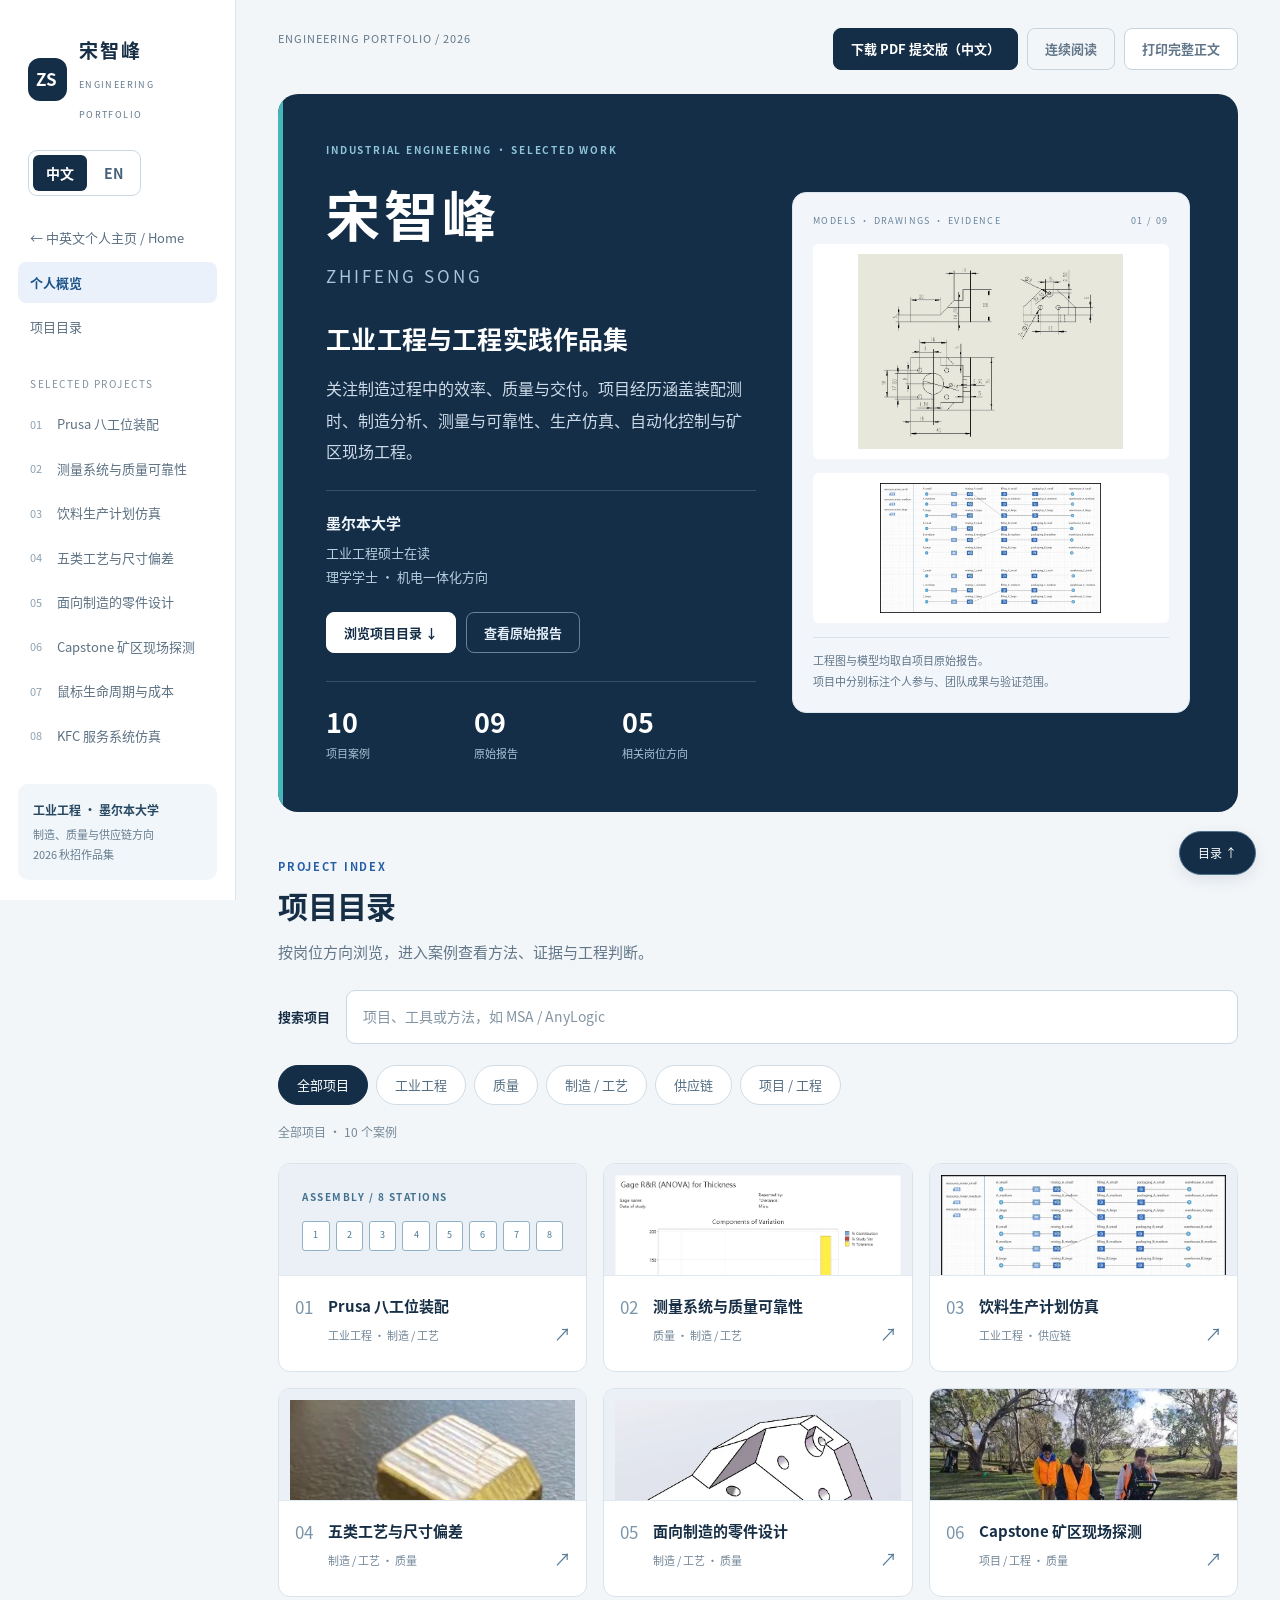
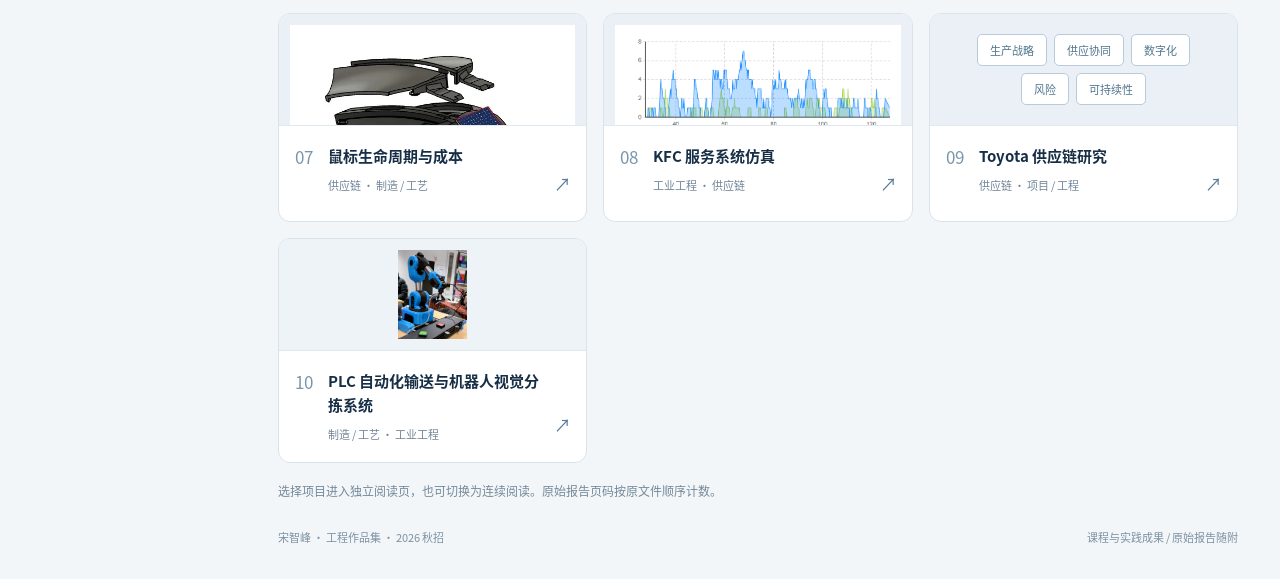
<file: portfolio.html>
<!doctype html>
<html lang="zh-CN"><head><meta charset="utf-8"><meta name="viewport" content="width=device-width,initial-scale=1"><meta name="description" content="宋智峰工程作品集：工业工程、制造、质量、供应链与现场工程项目。包含个人分工、方法、原图与九份原始报告。"><meta name="color-scheme" content="light"><title>宋智峰 · 工程作品集</title><link rel="icon" href="data:image/svg+xml,%3Csvg%20xmlns='http://www.w3.org/2000/svg'%20viewBox='0%200%2064%2064'%3E%3Crect%20width='64'%20height='64'%20rx='10'%20fill='%2310283f'/%3E%3Ctext%20x='32'%20y='42'%20text-anchor='middle'%20font-family='Arial'%20font-size='29'%20font-weight='bold'%20fill='%2372d7da'%3EZS%3C/text%3E%3C/svg%3E"><link rel="stylesheet" href="assets/site.css"><link rel="stylesheet" href="assets/portfolio-language.css?v=20260916-1"><script>try{var q=new URLSearchParams(location.search).get("lang");document.documentElement.lang=q==="en"?"en":q==="zh"||q==="zh-CN"?"zh-CN":localStorage.getItem("zhifeng-home-language")==="en"?"en":"zh-CN";}catch(e){}</script><link rel="stylesheet" href="assets/plc-update.css"></head><body>
<div class="reading-progress" aria-hidden="true"></div><a class="skip" href="#directory">跳转到项目目录</a>
<aside class="sidebar" aria-label="作品集导航"><a class="brand" href="#overview"><span class="brand-mark">ZS</span><span><strong>宋智峰</strong><small>ENGINEERING PORTFOLIO</small></span></a><div class="portfolio-language-switch" role="group" aria-label="Language / 语言"><button type="button" data-language="zh-CN" lang="zh-CN" aria-pressed="true" aria-label="切换为中文">中文</button><button type="button" data-language="en" lang="en" aria-pressed="false" aria-label="Switch to English">EN</button></div><nav><a href="index.html?lang=zh" data-home-link>← 中英文个人主页 / Home</a><a href="#overview" class="active">个人概览</a><a href="#directory">项目目录</a><p class="nav-label">SELECTED PROJECTS</p><a href="#assembly" class="nav-project"><span>01</span>Prusa 八工位装配</a><a href="#quality" class="nav-project"><span>02</span>测量系统与质量可靠性</a><a href="#beverage" class="nav-project"><span>03</span>饮料生产计划仿真</a><a href="#dfm" class="nav-project"><span>04</span>五类工艺与尺寸偏差</a><a href="#design" class="nav-project"><span>05</span>面向制造的零件设计</a><a href="#capstone" class="nav-project"><span>06</span>Capstone 矿区现场探测</a><a href="#lca" class="nav-project"><span>07</span>鼠标生命周期与成本</a><a href="#kfc" class="nav-project"><span>08</span>KFC 服务系统仿真</a><a href="#toyota" class="nav-project"><span>09</span>Toyota 供应链研究</a><a href="#plc" class="nav-project"><span>10</span><span>PLC 自动化输送与机器人视觉分拣系统</span></a><p class="nav-label">BACKGROUND &amp; FILES</p><a href="#profile">教育与实践经历</a><a href="#reports">原始报告</a><a href="#contact">联系方式</a></nav><div class="nav-bottom"><strong>工业工程 · 墨尔本大学</strong>制造、质量与供应链方向<br>2026 秋招作品集</div></aside>
<header class="mobilebar"><a href="#overview"><strong>宋智峰 · 作品集</strong></a><div><a class="mobile-home" href="index.html?lang=zh" data-home-link>个人主页</a><a href="#directory">目录</a><a href="#reports">报告</a><a href="#contact">联系</a></div><div class="portfolio-language-switch" role="group" aria-label="Language / 语言"><button type="button" data-language="zh-CN" lang="zh-CN" aria-pressed="true" aria-label="切换为中文">中文</button><button type="button" data-language="en" lang="en" aria-pressed="false" aria-label="Switch to English">EN</button></div></header><p id="language-status" class="language-status" role="status" aria-live="polite"></p>
<main><div class="utility"><span>ENGINEERING PORTFOLIO / 2026</span><div class="utility-buttons"><button class="button pdf-download" type="button" data-download="portfolio_pdf">下载 PDF 提交版（中文）</button><button class="button ghost" id="reading-mode" type="button" aria-pressed="true">连续阅读</button><button class="button ghost" id="toggle-details" type="button" aria-expanded="false">展开全部详情</button><button class="button" id="print" type="button">打印完整正文</button></div></div>
<div class="reader-context" id="reader-context" hidden><a href="#directory">项目目录</a><span>/</span><strong id="reader-name"></strong></div><noscript><p class="noscript-note">项目正文可直接阅读。启用 JavaScript 后可筛选目录、放大图片和下载项目报告。</p></noscript>
<section class="hero" id="overview"><div><div class="eyebrow">INDUSTRIAL ENGINEERING · SELECTED WORK</div><h1>宋智峰</h1><p class="english-name">ZHIFENG SONG</p><h2 class="hero-title">工业工程与工程实践作品集</h2><p class="hero-intro">关注制造过程中的效率、质量与交付。项目经历涵盖装配测时、制造分析、测量与可靠性、生产仿真、自动化控制与矿区现场工程。</p><div class="hero-education"><strong>墨尔本大学</strong>工业工程硕士在读<br>理学学士 · 机电一体化方向</div><div class="hero-actions"><a class="button primary" href="#directory">浏览项目目录 ↓</a><a class="button" href="#reports">查看原始报告</a></div><div class="hero-counts"><div><strong>10</strong>项目案例</div><div><strong>09</strong>原始报告</div><div><strong>05</strong>相关岗位方向</div></div></div><div class="hero-visual"><div class="visual-label"><span>MODELS · DRAWINGS · EVIDENCE</span><span>01 / 09</span></div><img class="hero-drawing" src="assets/images/0537ea7e42a4bc1d.webp" alt="个人零件设计报告中的 CNC 支架工程图" decoding="async"><img class="hero-model" src="assets/images/9114f1fbd45ca064.webp" alt="饮料生产仿真小组报告中的 AnyLogic 模型" decoding="async"><div class="visual-foot">工程图与模型均取自项目原始报告。<br>项目中分别标注个人参与、团队成果与验证范围。</div></div></section>
<section class="section" id="directory"><div class="section-heading"><div><div class="section-number">PROJECT INDEX</div><h2>项目目录</h2><p>按岗位方向浏览，进入案例查看方法、证据与工程判断。</p></div></div><form class="project-search" id="project-search-form" role="search"><label for="project-search">搜索项目</label><div><input id="project-search" type="search" autocomplete="off" placeholder="项目、工具或方法，如 MSA / AnyLogic"><button id="clear-search" type="button" hidden>清除</button></div></form><div class="filters" role="group" aria-label="按岗位方向筛选项目目录"><button class="filter" type="button" data-filter="all" aria-pressed="true">全部项目</button><button class="filter" type="button" data-filter="ie" aria-pressed="false">工业工程</button><button class="filter" type="button" data-filter="quality" aria-pressed="false">质量</button><button class="filter" type="button" data-filter="manufacturing" aria-pressed="false">制造 / 工艺</button><button class="filter" type="button" data-filter="supply" aria-pressed="false">供应链</button><button class="filter" type="button" data-filter="project" aria-pressed="false">项目 / 工程</button></div><p class="filter-status" id="filter-status" aria-live="polite">全部项目 · 10 个案例；点击进入项目正文。</p><div class="index-grid"><a class="index-card" href="#assembly" data-cats="ie manufacturing quality"><div class="index-thumb" aria-hidden="true"><div class="station-thumb"><b>ASSEMBLY / 8 STATIONS</b><div class="station-bars"><span>1</span><span>2</span><span>3</span><span>4</span><span>5</span><span>6</span><span>7</span><span>8</span></div></div></div><span class="index-card-copy"><span class="index-num">01</span><strong>Prusa 八工位装配</strong><small>工业工程 · 制造 / 工艺</small><span class="card-arrow" aria-hidden="true">↗</span></span></a><a class="index-card" href="#quality" data-cats="quality manufacturing ie"><div class="index-thumb" aria-hidden="true"><img src="assets/images/56baf9d1f89214f6.webp" alt="" loading="lazy" decoding="async"></div><span class="index-card-copy"><span class="index-num">02</span><strong>测量系统与质量可靠性</strong><small>质量 · 制造 / 工艺</small><span class="card-arrow" aria-hidden="true">↗</span></span></a><a class="index-card" href="#beverage" data-cats="ie supply manufacturing"><div class="index-thumb" aria-hidden="true"><img src="assets/images/9114f1fbd45ca064.webp" alt="" loading="lazy" decoding="async"></div><span class="index-card-copy"><span class="index-num">03</span><strong>饮料生产计划仿真</strong><small>工业工程 · 供应链</small><span class="card-arrow" aria-hidden="true">↗</span></span></a><a class="index-card" href="#dfm" data-cats="manufacturing quality ie"><div class="index-thumb" aria-hidden="true"><img src="assets/images/301afc3683796a9e.webp" alt="" loading="lazy" decoding="async"></div><span class="index-card-copy"><span class="index-num">04</span><strong>五类工艺与尺寸偏差</strong><small>制造 / 工艺 · 质量</small><span class="card-arrow" aria-hidden="true">↗</span></span></a><a class="index-card" href="#design" data-cats="manufacturing quality"><div class="index-thumb" aria-hidden="true"><img src="assets/images/7f9150ba322892a9.webp" alt="" loading="lazy" decoding="async"></div><span class="index-card-copy"><span class="index-num">05</span><strong>面向制造的零件设计</strong><small>制造 / 工艺 · 质量</small><span class="card-arrow" aria-hidden="true">↗</span></span></a><a class="index-card" href="#capstone" data-cats="project quality"><div class="index-thumb photo" aria-hidden="true"><img src="assets/images/ca37e7c44e7ef4d8.webp" alt="" loading="lazy" decoding="async"></div><span class="index-card-copy"><span class="index-num">06</span><strong>Capstone 矿区现场探测</strong><small>项目 / 工程 · 质量</small><span class="card-arrow" aria-hidden="true">↗</span></span></a><a class="index-card" href="#lca" data-cats="supply manufacturing project"><div class="index-thumb" aria-hidden="true"><img src="assets/images/3fe21f2dd04c0735.webp" alt="" loading="lazy" decoding="async"></div><span class="index-card-copy"><span class="index-num">07</span><strong>鼠标生命周期与成本</strong><small>供应链 · 制造 / 工艺</small><span class="card-arrow" aria-hidden="true">↗</span></span></a><a class="index-card" href="#kfc" data-cats="ie supply"><div class="index-thumb" aria-hidden="true"><img src="assets/images/05c7dae18c51d6ca.png" alt="" loading="lazy" decoding="async"></div><span class="index-card-copy"><span class="index-num">08</span><strong>KFC 服务系统仿真</strong><small>工业工程 · 供应链</small><span class="card-arrow" aria-hidden="true">↗</span></span></a><a class="index-card" href="#toyota" data-cats="supply project"><div class="index-thumb" aria-hidden="true"><div class="supply-thumb"><span>生产战略</span><span>供应协同</span><span>数字化</span><span>风险</span><span>可持续性</span></div></div><span class="index-card-copy"><span class="index-num">09</span><strong>Toyota 供应链研究</strong><small>供应链 · 项目 / 工程</small><span class="card-arrow" aria-hidden="true">↗</span></span></a><a class="index-card" href="#plc" data-cats="ie manufacturing quality project"><div class="index-thumb plc-evidence-thumb" aria-hidden="true"><img src="assets/images/plc-niryo-ned-workcell.png" alt="" loading="lazy" decoding="async"></div><span class="index-card-copy"><span class="index-num">10</span><strong>PLC 自动化输送与机器人视觉分拣系统</strong><small>制造 / 工艺 · 工业工程</small><span class="card-arrow" aria-hidden="true">↗</span></span></a></div><p class="empty-search" id="no-results" hidden>没有匹配的项目。请换一个关键词，或选择“全部项目”。</p><p class="route-note">选择项目进入独立阅读页，也可切换为连续阅读。原始报告页码按原文件顺序计数。</p></section>
<article class="project" id="assembly" data-cats="ie manufacturing quality">
      <div class="project-top"><span class="project-number">01</span><div><div class="eyebrow">ASSEMBLY SYSTEM &amp; STANDARD WORK</div><h2>Prusa MK4/MK4S 八工位装配与标准作业</h2></div><a class="return-link" href="#directory">返回目录 ↑</a></div>
      <div class="project-meta"><span class="kind">团队装配实践</span><span>工序测时 · DFA · 工位平衡 · 工作指导书</span></div>
      <p class="project-lead">以 Y 轴子组件为切入点，记录装配时间、定位与紧固问题，把现场观察整理为工序改善和标准作业建议。</p><div class="project-brief"><div class="role"><strong>我的参与</strong><p>我主要负责 Y 轴子组件的工序测时、装配问题识别与可装配性分析，并参与工作指导书和技术报告编制。</p></div><div class="project-output"><strong>项目输出</strong><p>装配时间基线、Y 轴问题清单、工位改善建议与标准作业材料。</p></div></div>
      <div class="metric-strip"><div><strong>8</strong><span>工位试制系统</span></div><div><strong>52.65 min</strong><span>整线实测总装配时间基线</span></div><div><strong>Y 轴</strong><span>个人重点分析对象</span></div></div>
      <div class="case-grid"><div class="case-copy"><div class="text-block"><h4>问题与行动</h4><p>Y 轴装配涉及光轴、轴承、皮带和张紧等连续操作。反复对齐、定位不便或紧固顺序不清，会同时增加操作时间与装配波动。</p><p>我拆分实际操作并记录工序衔接，结合定位、公差、紧固和工具配置分析重复调整的原因；再讨论任务重分配、定位治具、结构导入和扭矩标定等改善建议。</p></div><div class="text-block"><h4>形成的输出</h4><p>整线装配时间基线、Y 轴问题清单、工位改善建议，以及参与编制的工作指导书和技术报告。</p></div></div><div class="case-visual"><div class="assembly-evidence"><span class="eyebrow">现场分析记录</span><h3>从装配动作<br>追到工程原因</h3><div class="table-scroll"><table><thead><tr><th scope="col">观察位置</th><th scope="col">分析重点</th></tr></thead><tbody><tr><td>光轴与轴承</td><td>定位、对齐与配合</td></tr><tr><td>皮带与张紧</td><td>路径、张力与重复调整</td></tr><tr><td>紧固连接</td><td>操作顺序、工具与扭矩</td></tr><tr><td>工位衔接</td><td>任务负荷、等待与交接</td></tr></tbody></table></div><p class="small">按既有项目记录整理，不代表八个工位的具体编号分配。</p></div></div></div>
      <section class="project-deep"><div class="deep-heading"><span class="eyebrow">PROCESS &amp; ENGINEERING JUDGEMENT</span><h3>装配动作、工位衔接与标准作业</h3><p>以 Y 轴子组件为具体对象，把试制中的操作问题、工序关系和改善建议连接起来。重点是解释时间花在哪里，以及后续如何验证改善。</p></div><div class="deep-steps"><div class="text-block"><h4>01 以实际动作拆解装配过程</h4><p>Y 轴子组件涉及光轴与轴承装入、皮带路径与张紧、零件定位和螺钉紧固。我围绕这些连续动作进行测时和问题记录，观察反复对齐、重新调整与工具切换发生的位置。整理时将装配动作与工位交接放在一起看，避免把等待、返工和直接操作时间混为同一个问题。</p></div><div class="text-block"><h4>02 从现象追到可装配性问题</h4><p>定位不便可能与导入结构、配合公差或操作空间有关；紧固后运动不顺畅，则需要重新检查定位与紧固顺序。我的分析围绕定位、公差、紧固和工具配置展开，并据此讨论定位辅助、结构导入、固定工具配置、扭矩要求和工位任务重分配等方向。</p></div><div class="text-block"><h4>03 把经验整理成可重复执行的要求</h4><p>参与编制的工作指导书和技术报告承接了现场记录与改善讨论。复盘时，我把标准作业理解为操作顺序、关键检查点和工位交接要求的组合。52.65 分钟是本次整线总装配时间基线；是否改善仍需复测各工位时间、等待、返工及装配一致性。</p></div></div><div class="table-scroll"><table><thead><tr><th scope="col">分析对象</th><th scope="col">对应的工程关注点</th></tr></thead><tbody><tr><td>光轴、轴承与定位</td><td>配合、导入、重复对齐及运动顺畅度</td></tr><tr><td>皮带、张紧与紧固</td><td>装配顺序、重复调整、工具与扭矩要求</td></tr><tr><td>工位与标准作业</td><td>任务负荷、等待交接、检查点和人员执行一致性</td></tr></tbody></table></div><p class="source-note">项目依据：既有 Prusa MK4/MK4S 装配记录、工作指导书与技术报告经历；测时原表未随附。</p></section>
      <details class="project-details"><summary><span>补充图表与技术说明</span><span class="details-state"></span></summary><div class="details-body"><div class="text-block"><h4>工程判断</h4><p>52.65 分钟用于描述本次试制的整线总装配时间。判断稳定产能仍需瓶颈工位节拍、有效工作时间、人员配置、等待与返工数据。</p><p>改善建议需要在相同人员、物料与工具条件下复测，确认总时间、工位负荷和装配一致性是否一起改善。现有材料没有可核实的改善后百分比。</p></div><div class="table-scroll"><table><thead><tr><th scope="col">改善方向</th><th scope="col">建议内容</th><th scope="col">后续验证关注点</th></tr></thead><tbody><tr><td>定位与装配顺序</td><td>使用定位辅助，明确先定位、后紧固的操作要求</td><td>重复调整次数、运动顺畅度</td></tr><tr><td>工具与紧固</td><td>固定工具配置，明确关键紧固要求</td><td>紧固一致性、返工与漏装</td></tr><tr><td>工位负荷</td><td>结合工序依赖讨论任务重分配</td><td>各工位时间及等待变化</td></tr><tr><td>标准作业</td><td>将操作、检查点与交接要求写入指导书</td><td>不同人员执行的一致性</td></tr></tbody></table></div></div></details>
      <div class="scope"><strong>数据与范围</strong><p>课程装配试制案例。52.65 分钟为实测总装配时间基线；任务重分配、治具与紧固优化属于改善建议，效果需在相同条件下复测。</p></div>
      <div class="project-foot"><div class="source-links"><span class="source-note">依据：Prusa 装配项目经历与标准作业整理。测时原表未包含在本次随附报告中。</span></div><div class="tags"><span>工业工程</span><span>制造 / 工艺</span><span>质量</span></div></div>
      <nav class="project-pager" aria-label="项目前后导航"><a href="#directory"><small>PROJECT INDEX</small><strong>← 返回项目目录</strong></a><a href="#quality"><small>下一个项目</small><strong>测量系统与质量可靠性 →</strong></a></nav>
    </article><article class="project" id="quality" data-cats="quality manufacturing ie">
      <div class="project-top"><span class="project-number">02</span><div><div class="eyebrow">MEASUREMENT, QUALITY &amp; RELIABILITY</div><h2>3D 打印铰链的测量系统、过程能力与可靠性</h2></div><a class="return-link" href="#directory">返回目录 ↑</a></div>
      <div class="project-meta"><span class="kind">个人分析报告</span><span>Minitab · Gage R&amp;R · 过程能力 · FMEA · Weibull</span></div>
      <p class="project-lead">先判断测量数据是否可信，再分析尺寸能力与失效寿命；把“尺寸更稳定”和“产品更耐用”作为两个需要分别验证的问题。</p><div class="project-brief"><div class="role"><strong>我的参与</strong><p>个人报告包含检验定义、交叉 Gage R&amp;R、尺寸能力分析、过程 FMEA 与鱼骨图，以及新旧铰链的寿命比较。</p></div><div class="project-output"><strong>项目输出</strong><p>三项尺寸 MSA、过程能力分析、FMEA / 鱼骨图及新旧批次寿命比较。</p></div></div>
      <div class="metric-strip"><div><strong>10 × 3 × 3</strong><span>每个尺寸的测量设计</span></div><div><strong>9.81%</strong><span>厚度 %GRR</span></div><div><strong>20 件</strong><span>新旧寿命试验样本合计</span></div></div>
      <div class="case-grid"><div class="case-copy"><div class="text-block"><h4>先验证量具，再评价工艺</h4><p>对 10 个零件，由 3 名操作者各重复测量 3 次，使用 Minitab 交叉 Gage R&amp;R 分析厚度、宽度与长度。厚度测量可用，宽度与长度的测量误差较大，需要优先改进定位、操作方法与重复性。</p></div><div class="table-scroll"><table><thead><tr><th scope="col">尺寸</th><th scope="col">%GRR</th><th scope="col">ndc</th><th scope="col">报告判断</th></tr></thead><tbody><tr><td>厚度</td><td>9.81%</td><td>14</td><td>测量系统可用</td></tr><tr><td>宽度</td><td>46.31%</td><td>2</td><td>优先改进测量</td></tr><tr><td>长度</td><td>92.63%</td><td>1</td><td>测量系统不可接受</td></tr></tbody></table></div><div class="text-block"><h4>能力分析与风险排序</h4><p>厚度 Ppk≈0.35、Cpk≈0.27，提示样本过程能力不足。结合打印过程图、FMEA 与鱼骨图，讨论切片参数、材料干燥、温控、定位与作业指导书等改善方向。</p></div></div><div class="case-visual"><figure class="data-figure"><h4>各尺寸 %GRR</h4><p class="chart-subtitle">研究变异口径 · 10 件 × 3 人 × 3 次</p><div class="chart-row" data-value="9.81" data-maximum="100"><div class="chart-row-label"><span>厚度</span><strong>9.81%</strong></div><div class="bar-track" aria-hidden="true"><span class="bar-fill" style="width:9.81000%"></span></div></div><div class="chart-row" data-value="46.31" data-maximum="100"><div class="chart-row-label"><span>宽度</span><strong>46.31%</strong></div><div class="bar-track" aria-hidden="true"><span class="bar-fill" style="width:46.31000%"></span></div></div><div class="chart-row" data-value="92.63" data-maximum="100"><div class="chart-row-label"><span>长度</span><strong>92.63%</strong></div><div class="bar-track" aria-hidden="true"><span class="bar-fill" style="width:92.63000%"></span></div></div><div class="chart-axis"><span>0%</span><span>50%</span><span>100%</span></div><figcaption>按原报告 PDF 10–21 页数据重绘。对应测量系统评价见左侧说明与表格。</figcaption></figure></div></div>
      <section class="project-deep"><div class="deep-heading"><span class="eyebrow">PROCESS &amp; ENGINEERING JUDGEMENT</span><h3>从测量可信度到过程与寿命判断</h3><p>报告把测量系统、尺寸能力、过程风险和弯折寿命分开分析，再讨论它们如何共同影响零件质量。</p></div><div class="deep-steps"><div class="text-block"><h4>01 先检查数据能否支持判断</h4><p>每个尺寸采用 10 个零件、3 名操作者、每人重复测量 3 次的交叉设计。Gage R&amp;R 用于区分重复性、再现性与零件间变异，ndc 用于辅助判断区分零件的能力。厚度结果可以支持后续讨论；宽度和长度应优先改善定位、接触方式与重复测量的一致性。</p></div><div class="text-block"><h4>02 将能力指标接回制造过程</h4><p>厚度 Ppk 约 0.35、Cpk 约 0.27，提示该样本过程能力不足。报告进一步用过程图、FMEA 和鱼骨图整理切片、材料干燥、温控及测量等因素，把失效模式、潜在原因和预防检查措施对应起来。能力数值用于定位问题，不能单独证明是哪一个打印参数造成偏差。</p></div><div class="text-block"><h4>03 分别验证尺寸质量与耐久性</h4><p>新旧铰链各 10 件的弯折数据采用 Weibull 模型比较。新组 B10 较高，平均寿命估计却较低，说明早期失效和寿命长尾会给出不同结论。评价新方案时，需要同时看尺寸居中、波动、失效分布与样本量，不能把某个指标改善直接等同于整体可靠性提升。</p></div></div><div class="table-scroll"><table><thead><tr><th scope="col">分析层次</th><th scope="col">对应问题</th></tr></thead><tbody><tr><td>MSA / Gage R&amp;R</td><td>观察到的差异来自零件，还是测量过程？</td></tr><tr><td>过程能力 / FMEA</td><td>尺寸是否满足要求，哪些过程因素值得优先复核？</td></tr><tr><td>Weibull / B10 / MTTF</td><td>早期失效、寿命分布与平均值是否支持同一结论？</td></tr></tbody></table></div><p class="source-note">原报告：Probability, Reliability and Quality / PDF 10-21、29-43、45-46、82-86 页。</p></section>
      <details class="project-details"><summary><span>补充图表与技术说明</span><span class="details-state"></span></summary><div class="details-body"><figure class="data-figure"><div class="comparison-grid"><section class="comparison-panel"><h4>B10 寿命</h4><div class="chart-row" data-value="1.08" data-maximum="20"><div class="chart-row-label"><span>旧批次</span><strong>1.08 次</strong></div><div class="bar-track" aria-hidden="true"><span class="bar-fill secondary" style="width:5.40000%"></span></div></div><div class="chart-row" data-value="17.9" data-maximum="20"><div class="chart-row-label"><span>新批次</span><strong>17.9 次</strong></div><div class="bar-track" aria-hidden="true"><span class="bar-fill" style="width:89.50000%"></span></div></div><div class="chart-axis"><span>0</span><span>10</span><span>20</span></div></section><section class="comparison-panel"><h4>平均寿命 MTTF</h4><div class="chart-row" data-value="110.3" data-maximum="120"><div class="chart-row-label"><span>旧批次</span><strong>110.3 次</strong></div><div class="bar-track" aria-hidden="true"><span class="bar-fill secondary" style="width:91.91667%"></span></div></div><div class="chart-row" data-value="28.2" data-maximum="120"><div class="chart-row-label"><span>新批次</span><strong>28.2 次</strong></div><div class="bar-track" aria-hidden="true"><span class="bar-fill" style="width:23.50000%"></span></div></div><div class="chart-axis"><span>0</span><span>60</span><span>120</span></div></section></div><figcaption>Weibull 点估计，每批 10 件；两图使用独立横轴刻度。小样本区间不确定性较大，此图未展示置信区间。依据原报告 PDF 82–86 页。</figcaption></figure><div class="text-block"><h4>新旧批次寿命比较</h4><p>每组 10 件的寿命数据呈现不同失效形态：旧批次有早期失效与长寿命尾部，新批次寿命更集中。两参数 Weibull 拟合中，新批次 B10 较高，但平均寿命估计较低，不能概括为整体可靠性全面提升。</p></div><div class="table-scroll"><table><thead><tr><th scope="col">拟合指标</th><th scope="col">旧批次</th><th scope="col">新批次</th><th scope="col">含义</th></tr></thead><tbody><tr><td>Weibull 形状参数 β</td><td>约 0.55</td><td>约 4.06</td><td>失效风险随使用次数的变化形态不同</td></tr><tr><td>B10 寿命</td><td>约 1.08 次</td><td>约 17.9 次</td><td>模型估计的 10% 累积失效点</td></tr><tr><td>平均寿命 MTTF</td><td>约 110.3 次</td><td>约 28.2 次</td><td>旧组长尾使平均寿命较高</td></tr></tbody></table></div><figure class="wide"><button class="image-button" type="button" data-lightbox aria-label="放大：原报告的 Weibull 新旧批次对比图，PDF 第 86 页。"><img src="assets/images/f5f6662ded907269.webp" alt="原报告的 Weibull 新旧批次对比图，PDF 第 86 页。" loading="lazy" decoding="async"><span class="zoom-mark" aria-hidden="true">⤢</span></button><figcaption>原报告的 Weibull 新旧批次对比图，PDF 第 86 页。</figcaption></figure><div class="text-block"><h4>我据此保留的判断</h4><ul class="plain-list"><li>MSA 未通过的尺寸，其过程能力结果仅作为探索性参考。</li><li>寿命分布与均值需要一起看；小样本拟合的区间不确定性较大。</li><li>改善要同时检查尺寸居中、波动与弯折寿命，不能只追求更窄的尺寸分布。</li></ul></div><figure class=""><button class="image-button" type="button" data-lightbox aria-label="放大：厚度 Gage R&amp;R 变异分解，原报告 PDF 第 11 页。"><img src="assets/images/56baf9d1f89214f6.webp" alt="厚度 Gage R&amp;R 变异分解，原报告 PDF 第 11 页。" loading="lazy" decoding="async"><span class="zoom-mark" aria-hidden="true">⤢</span></button><figcaption>厚度 Gage R&amp;R 变异分解，原报告 PDF 第 11 页。</figcaption></figure><figure class="compact"><button class="image-button" type="button" data-lightbox aria-label="放大：3D 打印过程鱼骨图，原报告 PDF 第 39 页。"><img src="assets/images/c420c5697483eece.webp" alt="3D 打印过程鱼骨图，原报告 PDF 第 39 页。" loading="lazy" decoding="async"><span class="zoom-mark" aria-hidden="true">⤢</span></button><figcaption>3D 打印过程鱼骨图，原报告 PDF 第 39 页。</figcaption></figure></div></details>
      <div class="scope"><strong>数据与范围</strong><p>%GRR 采用研究变异口径。宽度与长度的 MSA 未通过；寿命为每组 10 件的小样本拟合结果，不能据此判断量产可靠性。</p></div>
      <div class="project-foot"><div class="source-links"><button type="button" class="source-link" data-report="quality" data-page="10">MSA：PDF 10–21 页 <span aria-hidden="true">↗</span></button><button type="button" class="source-link" data-report="quality" data-page="29">能力与 FMEA：29–43 页 <span aria-hidden="true">↗</span></button><button type="button" class="source-link" data-report="quality" data-page="82">寿命比较：82–86 页 <span aria-hidden="true">↗</span></button></div><div class="tags"><span>质量</span><span>制造 / 工艺</span><span>工业工程</span></div></div>
      <nav class="project-pager" aria-label="项目前后导航"><a href="#assembly"><small>上一个项目</small><strong>← Prusa 八工位装配</strong></a><a href="#beverage"><small>下一个项目</small><strong>饮料生产计划仿真 →</strong></a></nav>
    </article><article class="project" id="beverage" data-cats="ie supply manufacturing">
      <div class="project-top"><span class="project-number">03</span><div><div class="eyebrow">PRODUCTION PLANNING &amp; SIMULATION</div><h2>饮料生产计划、瓶颈与库存管理仿真</h2></div><a class="return-link" href="#directory">返回目录 ↑</a></div>
      <div class="project-meta"><span class="kind">课程小组项目</span><span>AnyLogic · Excel · 离散事件仿真 · 需求预测</span></div>
      <p class="project-lead">围绕三类饮料与三种包装规格，连接需求预测、生产配置、库存和利润分析，比较不同周次的生产决策。</p><div class="project-brief"><div class="role"><strong>我的参与</strong><p>按报告分工页，我主要分析需求预测的不确定性、生产与供应链响应滞后，并提出参数调整、动态排程和数据衔接的改进方向。</p></div><div class="project-output"><strong>项目输出</strong><p>需求预测与生产配置分析，以及预测不确定性、响应滞后和模型改进建议。</p></div></div>
      <div class="metric-strip"><div><strong>9</strong><span>产品与包装组合</span></div><div><strong>30 周</strong><span>生产决策框架</span></div><div><strong>灌装</strong><span>团队识别的主要约束</span></div></div>
      <div class="case-grid"><div class="case-copy"><div class="text-block"><h4>团队如何做决策</h4><p>以需求预测作为输入，模拟混合、灌装与包装过程，再结合各规格库存、收入和持有成本比较配置。模型以每个 agent 对应 10 L 饮料进行转换，需要持续核对瓶数、升数和产出单位。</p><p>团队判断灌装限制整体产出，因此优先比较灌装资源、产品规格和换型策略，而不是让各道工序平均增加投入。</p></div><div class="text-block"><h4>我的分析重点</h4><p>短预测窗口响应快，但可能带来频繁换型；长窗口较稳定，却容易跟不上需求变化。我将预测方法局限、生产响应延迟、库存反馈滞后与外部扰动拆开分析，提出改善模型响应与数据衔接的方向。</p></div></div><div class="case-visual"><figure class=""><button class="image-button" type="button" data-lightbox aria-label="放大：团队 AnyLogic 生产流程模型，原报告 PDF 第 7 页。"><img src="assets/images/9114f1fbd45ca064.webp" alt="团队 AnyLogic 生产流程模型，原报告 PDF 第 7 页。" loading="lazy" decoding="async"><span class="zoom-mark" aria-hidden="true">⤢</span></button><figcaption>团队 AnyLogic 生产流程模型，原报告 PDF 第 7 页。</figcaption></figure><figure class="compact"><button class="image-button" type="button" data-lightbox aria-label="放大：Excel 周度产品配置与利润分析表，原报告 PDF 第 10 页。"><img src="assets/images/9838828b9573dccb.webp" alt="Excel 周度产品配置与利润分析表，原报告 PDF 第 10 页。" loading="lazy" decoding="async"><span class="zoom-mark" aria-hidden="true">⤢</span></button><figcaption>Excel 周度产品配置与利润分析表，原报告 PDF 第 10 页。</figcaption></figure></div></div>
      <section class="project-deep"><div class="deep-heading"><span class="eyebrow">PROCESS &amp; ENGINEERING JUDGEMENT</span><h3>预测、产能与库存如何形成周度计划</h3><p>团队围绕 9 种产品与包装组合建立 30 周生产决策框架。我主要展开预测不确定性、响应滞后与模型改进分析。</p></div><div class="deep-steps"><div class="text-block"><h4>01 比较预测方法及其适用条件</h4><p>报告比较移动平均、加权移动平均和指数平滑，并采用加权移动平均支持需求估计。我的分析关注预测窗口和固定参数的局限：短窗口更快响应近期变化，也容易引起计划调整；长窗口较平稳，却可能滞后于需求。预测误差需要通过库存、缺货与换型后果来理解。</p></div><div class="text-block"><h4>02 将不同工序换算到同一产出单位</h4><p>混合、灌装和包装的资源与处理方式不同。团队将各阶段产能统一比较，并识别灌装为主要约束。模型中的 agent 对应 10 L 饮料，因此瓶数、体积、时间和周度产出之间的转换尤其关键。增加上游产出不一定增加最终交付，还可能造成等待或库存积压。</p></div><div class="text-block"><h4>03 连接生产配置与库存反馈</h4><p>团队通过 AnyLogic 模型和 Excel 配置表比较周度生产、库存和利润。我关注需求预测、生产响应与库存反馈之间的滞后，并提出动态调整参数、考虑换型影响和减少手工传递等方向。现场未按时完成全部 30 周，报告有后续补算，因此保留框架和复盘，不使用未经统一核验的总利润提升。</p></div></div><div class="table-scroll"><table><thead><tr><th scope="col">决策环节</th><th scope="col">需要一起检查的约束</th></tr></thead><tbody><tr><td>预测输入</td><td>窗口、权重、需求变化及预测误差</td></tr><tr><td>生产配置</td><td>灌装约束、包装规格、换型与时间单位</td></tr><tr><td>周度反馈</td><td>库存、缺货、持有成本及数据传递滞后</td></tr></tbody></table></div><p class="source-note">原报告：ISS_A2_Group6_v3 / PDF 3-14、20-22 页；个人分工见第 3 页。</p></section>
      <details class="project-details"><summary><span>补充图表与技术说明</span><span class="details-state"></span></summary><div class="details-body"><div class="table-scroll"><table><thead><tr><th scope="col">不确定性</th><th scope="col">对计划的影响</th><th scope="col">报告中的改进建议</th></tr></thead><tbody><tr><td>需求波动与固定预测参数</td><td>过量生产或缺货</td><td>按需求变化调整预测参数</td></tr><tr><td>频繁生产切换</td><td>换型占用生产时间</td><td>将换型时间与成本纳入排程</td></tr><tr><td>供应与库存反馈滞后</td><td>库存与需求错配</td><td>结合补货提前期、安全库存审视决策</td></tr><tr><td>Excel 与仿真之间的手工转换</td><td>输入错误、决策延迟</td><td>统一单位并减少手工传递</td></tr></tbody></table></div><div class="text-block"><h4>方案边界与复盘</h4><p>课程现场未在规定时间内跑完全部 30 周，报告记录了事后补算。作品集因此展示决策框架、瓶颈分析和改进建议，不使用未经统一核验的总利润或提升率。</p><p>动态参数优化、智能排程和自动化数据接口属于后续建议，现有报告没有证明这些功能已实现。</p></div></div></details>
      <div class="scope"><strong>数据与范围</strong><p>模型和利润表为小组成果，个人分工见 PDF 第 3 页。本案例重点展示生产决策框架、约束分析与模型复盘。</p></div>
      <div class="project-foot"><div class="source-links"><button type="button" class="source-link" data-report="beverage" data-page="3">个人分工：PDF 3 页 <span aria-hidden="true">↗</span></button><button type="button" class="source-link" data-report="beverage" data-page="7">模型与配置：7–10 页 <span aria-hidden="true">↗</span></button><button type="button" class="source-link" data-report="beverage" data-page="12">复盘与个人分析：12–14 页 <span aria-hidden="true">↗</span></button></div><div class="tags"><span>工业工程</span><span>供应链</span><span>制造 / 工艺</span></div></div>
      <nav class="project-pager" aria-label="项目前后导航"><a href="#quality"><small>上一个项目</small><strong>← 测量系统与质量可靠性</strong></a><a href="#dfm"><small>下一个项目</small><strong>五类工艺与尺寸偏差 →</strong></a></nav>
    </article><article class="project" id="dfm" data-cats="manufacturing quality ie">
      <div class="project-top"><span class="project-number">04</span><div><div class="eyebrow">MANUFACTURING PROCESS &amp; DFM</div><h2>Prusa 零件的五类制造工艺与尺寸偏差分析</h2></div><a class="return-link" href="#directory">返回目录 ↑</a></div>
      <div class="project-meta"><span class="kind">个人课程报告</span><span>KIC 关键检验尺寸 · 公差对照 · 工艺比较 · SolidWorks</span></div>
      <p class="project-lead">围绕 Prusa MK3.1 结构件，比较 CNC、金属铸造、PU 浇注、注塑和钣金工艺，讨论原型零件转向批量制造时的尺寸与装配问题。</p><div class="project-brief"><div class="role"><strong>我的参与</strong><p>个人报告整理五类零件的关键尺寸检查、名义值与实测值对照，结合实物与工程图比较工艺表现并提出改进建议。</p></div><div class="project-output"><strong>项目输出</strong><p>五类工艺的 KIC 尺寸对照、制造性能比较和样件问题分析。</p></div></div>
      <div class="metric-strip"><div><strong>5</strong><span>制造工艺</span></div><div><strong>KIC</strong><span>关键检验尺寸对照</span></div><div><strong>−0.29 mm</strong><span>注塑导杆孔相对名义值的偏差</span></div></div>
      <div class="case-grid"><div class="case-copy"><div class="text-block"><h4>从尺寸偏差看装配风险</h4><p>例如注塑 Y 轴导杆夹块的导杆孔：名义值为 8.00 mm，报告实测为 7.71 mm，相差 −0.29 mm。比起仅判断“合格或不合格”，更需要看这个偏差会怎样影响导杆插入、定位与后续装配。</p></div><div class="text-block"><h4>比较工艺的取舍</h4><p>CNC 关注装夹、刀具可达性与加工精度；铸造和注塑关注收缩、模具结构与冷却；钣金关注折弯、孔位与装配关系。报告同时比较加工速度、成本、质量、灵活性与可持续性。</p></div></div><div class="case-visual"><div class="figure-pair"><figure class=""><button class="image-button" type="button" data-lightbox aria-label="放大：铸造件实物，PDF 第 11 页。"><img src="assets/images/301afc3683796a9e.webp" alt="铸造件实物，PDF 第 11 页。" loading="lazy" decoding="async"><span class="zoom-mark" aria-hidden="true">⤢</span></button><figcaption>铸造件实物，PDF 第 11 页。</figcaption></figure><figure class=""><button class="image-button" type="button" data-lightbox aria-label="放大：钣金件实物，PDF 第 21 页。"><img src="assets/images/867199d95087e3bb.webp" alt="钣金件实物，PDF 第 21 页。" loading="lazy" decoding="async"><span class="zoom-mark" aria-hidden="true">⤢</span></button><figcaption>钣金件实物，PDF 第 21 页。</figcaption></figure></div><figure class="compact"><button class="image-button" type="button" data-lightbox aria-label="放大：PU 浇注零件实物，PDF 第 14 页。"><img src="assets/images/2008b0e14f08c40f.webp" alt="PU 浇注零件实物，PDF 第 14 页。" loading="lazy" decoding="async"><span class="zoom-mark" aria-hidden="true">⤢</span></button><figcaption>PU 浇注零件实物，PDF 第 14 页。</figcaption></figure></div></div>
      <section class="project-deep"><div class="deep-heading"><span class="eyebrow">PROCESS &amp; ENGINEERING JUDGEMENT</span><h3>从关键尺寸到制造工艺取舍</h3><p>通过五类制造工艺的实物与工程图对照，理解尺寸偏差如何传递到装配、功能和工艺选择。</p></div><div class="deep-steps"><div class="text-block"><h4>01 先确定关键尺寸对应什么功能</h4><p>KIC 检查围绕孔径、孔距、间隙、位置和垂直度等展开。名义尺寸与实测值的差异需要与导杆插入、轴承定位、皮带运行或电机安装等具体功能相联系。例如注塑导杆孔由名义 8.00 mm 测得 7.71 mm，首先要讨论它是否影响导杆插入与定位。</p></div><div class="text-block"><h4>02 比较五类工艺各自的限制</h4><p>CNC 零件重点看基准、装夹和刀具可达性；铸造与注塑重点看收缩、模具及冷却；PU 浇注还需要注意模具定位与变形；钣金则要把展开、折弯、回弹和安装孔关系放在一起考虑。报告同时比较速度、成本、质量、灵活性和可持续性，避免只凭单个尺寸选择工艺。</p></div><div class="text-block"><h4>03 区分异常读数与已确认根因</h4><p>报告中的尺寸对照可以支持问题定位，但单次测量不能独立证明原因。对显著偏差，应先检查测量基准、接触位置和记录，再安排重复测量。只有排除测量影响后，才进一步验证收缩补偿、装夹重复性、冷却或回弹等工艺假设。</p></div></div><div class="table-scroll"><table><thead><tr><th scope="col">检查链条</th><th scope="col">要回答的问题</th></tr></thead><tbody><tr><td>名义尺寸与实测值</td><td>偏差方向和大小是什么？测量口径是否一致？</td></tr><tr><td>尺寸与装配功能</td><td>偏差会影响插入、定位、间隙还是运动？</td></tr><tr><td>工艺与验证</td><td>哪些因素可能解释偏差？下一次如何复测？</td></tr></tbody></table></div><p class="source-note">原报告：Manufacturing Process and DFM Analysis / PDF 4-22 页。</p></section>
      <details class="project-details"><summary><span>补充图表与技术说明</span><span class="details-state"></span></summary><div class="details-body"><div class="table-scroll"><table><thead><tr><th scope="col">工艺与零件</th><th scope="col">重点检查</th><th scope="col">可继续验证的改善方向</th></tr></thead><tbody><tr><td>CNC / Z 轴顶部支架</td><td>孔径、孔距与垂直度</td><td>复核基准、装夹重复性和加工路径</td></tr><tr><td>金属铸造 / Y 轴张紧件</td><td>皮带间隙、张紧孔和安装孔位置</td><td>复核模具尺寸、收缩补偿与冷却</td></tr><tr><td>PU 浇注 / X 轴电机支架</td><td>导杆孔、轴承孔与安装位置</td><td>检查测量基准、模具定位及变形</td></tr><tr><td>注塑 / Y 轴导杆夹块</td><td>导杆孔径、螺栓孔距与间隙</td><td>优化模具与冷却，并安排复测</td></tr><tr><td>钣金 / Z 轴电机支架</td><td>折弯垂直度与安装孔关系</td><td>核查展开、折弯回弹与定位</td></tr></tbody></table></div><div class="text-block"><h4>工程判断</h4><p>单次尺寸偏差只能支持问题定位，不能独立证明原因。对较大的异常读数，应先复测并检查测量基准，再验证工艺原因。工艺选择也要结合批量、结构与模具投入，不能仅凭一种工艺的平均优缺点作决定。</p></div></div></details>
      <div class="scope"><strong>数据与范围</strong><p>偏差来自课程样件记录；报告中的原因分析作为待验证假设。本案例对应 MK3.1 零件，不与 MK4/MK4S 八工位装配数据混用。</p></div>
      <div class="project-foot"><div class="source-links"><button type="button" class="source-link" data-report="dfm" data-page="4">研究范围：PDF 4 页 <span aria-hidden="true">↗</span></button><button type="button" class="source-link" data-report="dfm" data-page="15">注塑测量：15–17 页 <span aria-hidden="true">↗</span></button><button type="button" class="source-link" data-report="dfm" data-page="18">钣金与总结：18–22 页 <span aria-hidden="true">↗</span></button></div><div class="tags"><span>制造 / 工艺</span><span>质量</span><span>工业工程</span></div></div>
      <nav class="project-pager" aria-label="项目前后导航"><a href="#beverage"><small>上一个项目</small><strong>← 饮料生产计划仿真</strong></a><a href="#design"><small>下一个项目</small><strong>面向制造的零件设计 →</strong></a></nav>
    </article><article class="project" id="design" data-cats="manufacturing quality">
      <div class="project-top"><span class="project-number">05</span><div><div class="eyebrow">PART DESIGN FOR MANUFACTURE</div><h2>从 3D 打印到 CNC、注塑与钣金的零件设计</h2></div><a class="return-link" href="#directory">返回目录 ↑</a></div>
      <div class="project-meta"><span class="kind">个人设计报告</span><span>SolidWorks · 工程图 · PrusaSlicer · 成本估算</span></div>
      <p class="project-lead">保留零件的装配功能，根据加工方式调整材料、孔槽、壁厚与折弯结构，并用工程图和估算解释设计选择。</p><div class="project-brief"><div class="role"><strong>我的参与</strong><p>个人设计报告包含 3D 打印实物与切片设置，以及 401/402 支架、205Y 张紧支架和 304X 夹持件的制造方案、模型和工程图。</p></div><div class="project-output"><strong>项目输出</strong><p>三类制造转换方案、零件模型、二维工程图及成本组成估算。</p></div></div>
      <div class="metric-strip"><div><strong>3</strong><span>零件制造转换方案</span></div><div><strong>2°–3°</strong><span>注塑方案建议拔模角</span></div><div><strong>3D + 2D</strong><span>模型与工程图输出</span></div></div>
      <div class="case-grid"><div class="case-copy"><div class="text-block"><h4>CNC 支架</h4><p>401/402 的 L 形支架承担 Z 轴电机安装。方案采用铝合金，使用可加工的实体与减重槽，圆角替代尖锐内角，采用通孔并简化轮廓，减少封闭腔体与复杂刀路。</p></div><div class="text-block"><h4>注塑与钣金方案</h4><p>205Y 注塑支架考虑拔模、壁厚、加强筋、分型位置与收缩补偿；304X 夹持件改为不锈钢 U 形折弯结构，通过金属弹性实现夹持，并保留安装孔与配合要求。</p></div></div><div class="case-visual"><div class="figure-pair"><figure class=""><button class="image-button" type="button" data-lightbox aria-label="放大：CNC 支架模型，PDF 第 2 页。"><img src="assets/images/7f9150ba322892a9.webp" alt="CNC 支架模型，PDF 第 2 页。" loading="lazy" decoding="async"><span class="zoom-mark" aria-hidden="true">⤢</span></button><figcaption>CNC 支架模型，PDF 第 2 页。</figcaption></figure><figure class=""><button class="image-button" type="button" data-lightbox aria-label="放大：钣金夹持件模型，PDF 第 8 页。"><img src="assets/images/1b1f855340039dc9.webp" alt="钣金夹持件模型，PDF 第 8 页。" loading="lazy" decoding="async"><span class="zoom-mark" aria-hidden="true">⤢</span></button><figcaption>钣金夹持件模型，PDF 第 8 页。</figcaption></figure></div><figure class="compact"><button class="image-button" type="button" data-lightbox aria-label="放大：CNC 支架工程图，PDF 第 3 页。"><img src="assets/images/0537ea7e42a4bc1d.webp" alt="CNC 支架工程图，PDF 第 3 页。" loading="lazy" decoding="async"><span class="zoom-mark" aria-hidden="true">⤢</span></button><figcaption>CNC 支架工程图，PDF 第 3 页。</figcaption></figure></div></div>
      <section class="project-deep"><div class="deep-heading"><span class="eyebrow">PROCESS &amp; ENGINEERING JUDGEMENT</span><h3>让零件结构适应 CNC、注塑与钣金</h3><p>从既有打印零件的装配功能出发，调整材料、结构和加工方式，并用模型、工程图及估算解释方案选择。</p></div><div class="deep-steps"><div class="text-block"><h4>01 CNC 支架：为刀具与装夹留出空间</h4><p>401/402 为安装 Z 轴步进电机的对称 L 形支架。方案将原打印填充结构转换为铝合金实体与减重槽，采用内圆角、通孔和简化轮廓，避免封闭腔体与复杂刀路。重点是保留机架和电机的安装接口，同时让加工、定位和检查更容易实现。</p></div><div class="text-block"><h4>02 注塑与钣金：围绕成型方式调整结构</h4><p>205Y 注塑张紧支架的设计考虑脱模方向、壁厚、加强筋、分型和收缩补偿，报告提出约 2°-3° 的拔模角建议。304X 支持件则采用不锈钢 U 形折弯结构，利用金属弹性实现支持，并保留必要的安装孔和装配关系。不同工艺对应不同的结构约束。</p></div><div class="text-block"><h4>03 将模型选择连接到成本与验证</h4><p>报告通过 SolidWorks 模型、二维工程图及 PrusaSlicer 打印信息展示设计，并以材料、设备小时费、加工时间和模具摊销估算成本。成本与简化强度计算主要用于比较方案；量产决策还需要明确批量、良率、装夹、实际载荷和报价条件。</p></div></div><div class="table-scroll"><table><thead><tr><th scope="col">制造转换</th><th scope="col">主要设计关注点</th></tr></thead><tbody><tr><td>3D 打印 → CNC</td><td>实体与减重槽、内圆角、通孔、刀具可达性</td></tr><tr><td>3D 打印 → 注塑</td><td>拔模、均匀壁厚、加强筋、分型与收缩</td></tr><tr><td>3D 打印 → 钣金</td><td>展开与折弯、材料弹性、孔位及安装接口</td></tr></tbody></table></div><p class="source-note">原报告：Part Design for Manufacture / PDF 1-10 页；CNC 方案说明见第 4 页。</p></section>
      <details class="project-details"><summary><span>补充图表与技术说明</span><span class="details-state"></span></summary><div class="details-body"><div class="table-scroll"><table><thead><tr><th scope="col">对象</th><th scope="col">主要设计变化</th><th scope="col">制造与装配关注点</th></tr></thead><tbody><tr><td>401/402 电机支架</td><td>铝合金、通孔、圆角、减重槽</td><td>刀具进入、装夹、刚度与定位</td></tr><tr><td>205Y 张紧支架</td><td>2°–3° 拔模角、3–4 mm 壁厚建议、加强筋</td><td>脱模、缩痕、收缩及轴承孔配合</td></tr><tr><td>304X 夹持件</td><td>1.0–1.5 mm 不锈钢、U 形折弯</td><td>回弹、夹持力、接触面与螺栓位置</td></tr></tbody></table></div><div class="text-block"><h4>成本估算的使用方式</h4><p>报告按材料质量、设备小时费、加工时间和模具摊销估算单件成本。这些数字适合解释方案之间的成本组成，实际选型仍需统一批量、材料报价、模具寿命和良率条件。</p><p>强度和安全系数需要有完整载荷与约束依据。本页保留设计思路与可核实结构参数，不将原报告中的简化强度估算作为已经通过工程验证的结论。</p></div></div></details>
      <div class="scope"><strong>数据与范围</strong><p>图中为课程设计模型。制造成本为估算；CNC、注塑与钣金方案不等同于已经完成量产验证。</p></div>
      <div class="project-foot"><div class="source-links"><button type="button" class="source-link" data-report="design" data-page="2">CNC 设计：PDF 2–5 页 <span aria-hidden="true">↗</span></button><button type="button" class="source-link" data-report="design" data-page="5">注塑方案：5–7 页 <span aria-hidden="true">↗</span></button><button type="button" class="source-link" data-report="design" data-page="8">钣金方案：8–10 页 <span aria-hidden="true">↗</span></button></div><div class="tags"><span>制造 / 工艺</span><span>质量</span></div></div>
      <nav class="project-pager" aria-label="项目前后导航"><a href="#dfm"><small>上一个项目</small><strong>← 五类工艺与尺寸偏差</strong></a><a href="#capstone"><small>下一个项目</small><strong>Capstone 矿区现场探测 →</strong></a></nav>
    </article><article class="project" id="capstone" data-cats="project quality">
      <div class="project-top"><span class="project-number">06</span><div><div class="eyebrow">CAPSTONE · FIELD ENGINEERING</div><h2>GPR 与 EM Loupe 矿区工程探测</h2></div><a class="return-link" href="#directory">返回目录 ↑</a></div>
      <div class="project-meta"><span class="kind">Capstone 项目 · 项目负责人</span><span>GPR · EM Loupe · EKKO Project · EmaxAIR · OriginPro</span></div>
      <p class="project-lead">从场地沟通、设备准备走到矿区现场采集与综合解释，使用互补探测方法评估浅层结构与电导率变化。</p><div class="project-brief"><div class="role"><strong>我的参与</strong><p>我担任 Capstone 项目负责人，负责与矿业单位对接并推进 Costerfield Mine 现场测试安排，参与设备准备、数据采集、整理、综合解释与报告展示。</p></div><div class="project-output"><strong>项目输出</strong><p>项目现场协调与测试安排、测线数据、雷达剖面、电导率图和团队综合报告。</p></div></div>
      <div class="metric-strip"><div><strong>180 × 180 m</strong><span>Costerfield 研究区域</span></div><div><strong>2 + 18</strong><span>GPR 剖面与有效 EM 测线</span></div><div><strong>50 MHz</strong><span>矿区 GPR 天线频率</span></div></div>
      <div class="case-grid"><div class="case-copy"><div class="text-block"><h4>现场实施</h4><p>团队先在 Royal Park 练习设备与数据流程，再进入 Costerfield 开展调查。现场需兼顾安全、可达性、天气、测线覆盖与电磁干扰，并保持测线方向和设备几何关系一致。</p></div><div class="text-block"><h4>数据与解释</h4><p>GPR 用于浅层反射剖面，EM Loupe 用于较深范围的电导率分布。团队完成数据整理、GPR 基础处理及电导率深度成像，结合两种方法形成初步地下分层解释。</p></div></div><div class="case-visual"><figure class=""><button class="image-button" type="button" data-lightbox aria-label="放大：矿区 GPR 现场采集，小组报告 PDF 第 17 页。"><img src="assets/images/ca37e7c44e7ef4d8.webp" alt="矿区 GPR 现场采集，小组报告 PDF 第 17 页。" loading="lazy" decoding="async"><span class="zoom-mark" aria-hidden="true">⤢</span></button><figcaption>矿区 GPR 现场采集，小组报告 PDF 第 17 页。</figcaption></figure><figure class="compact"><button class="image-button" type="button" data-lightbox aria-label="放大：矿区 GPR 剖面解释图，PDF 第 30 页。"><img src="assets/images/785a14205093e6e1.webp" alt="矿区 GPR 剖面解释图，PDF 第 30 页。" loading="lazy" decoding="async"><span class="zoom-mark" aria-hidden="true">⤢</span></button><figcaption>矿区 GPR 剖面解释图，PDF 第 30 页。</figcaption></figure></div></div>
      <section class="project-deep"><div class="deep-heading"><span class="eyebrow">PROCESS &amp; ENGINEERING JUDGEMENT</span><h3>项目负责人的现场组织与技术衔接</h3><p>我担任 Capstone 项目负责人，负责矿业单位对接和现场测试安排，并参与采集、数据整理、综合解释与报告展示。</p></div><div class="deep-steps"><div class="text-block"><h4>01 项目组织：从练习场地走向矿区</h4><p>团队先在 Royal Park 熟悉设备、测线采集、记录和数据检查，再进入 Costerfield Mine 开展现场调查。作为项目负责人，我负责与矿业单位联系并推进测试目的、设备和人员入场等安排。现场组织需要同时考虑安全、可达性、天气、测线覆盖和设备配合，保证后续数据具有可解释的现场背景。</p></div><div class="text-block"><h4>02 技术衔接：两类方法提供互补证据</h4><p>团队使用 EKKO Project 整理 GPR 数据，进行时零校正、去低频漂移、背景去除、增益及波速拟合等处理。EM Loupe 数据通过 dsQC、EmaxAir 与 OriginPro 完成格式转换、反演和电导率可视化。GPR 用于浅层反射结构，EM 提供更大范围的电导率背景；这些处理与解释为团队共同成果。</p></div><div class="text-block"><h4>03 交付与判断：同时交代发现和限制</h4><p>矿区有效成果包括 2 条 GPR 剖面和 18 条 EM 测线。我参与测试、数据整理、初步解释及报告展示，将现场条件与处理结果接回调查目的。GPR 主要讨论约上部 10 m 的结构，EM 主要解释约 50 m 以上范围；缺少沿线钻孔或取样验证，因此异常不能直接写成已发现矿体。</p></div></div><div class="table-scroll"><table><thead><tr><th scope="col">责任与成果</th><th scope="col">具体内容</th></tr></thead><tbody><tr><td>本人：项目负责人</td><td>矿方沟通、测试安排衔接、现场参与及报告展示</td></tr><tr><td>团队：采集与处理</td><td>GPR 剖面、EM 测线、电导率图与综合解释</td></tr><tr><td>共同：后续验证</td><td>保留覆盖和数据限制，建议钻孔、取样或补测验证</td></tr></tbody></table></div><p class="source-note">原报告：Capstone Report 2026 / PDF 10-22、29-37 页。导师：Prof. Guillermo Narsilio。</p></section>
      <details class="project-details"><summary><span>补充图表与技术说明</span><span class="details-state"></span></summary><div class="details-body"><div class="table-scroll"><table><thead><tr><th scope="col">环节</th><th scope="col">具体工作</th><th scope="col">对应输出</th></tr></thead><tbody><tr><td>前期协调</td><td>沟通测试目标、候选测区与入场条件</td><td>现场安排与调查范围</td></tr><tr><td>设备与采集</td><td>检查设备设置、沿测线记录并备份数据</td><td>GPR 与 EM 现场数据</td></tr><tr><td>处理与可视化</td><td>时间零点、去低频漂移、背景去除、增益及 CDI 整理</td><td>雷达剖面、电导率深度图与切片</td></tr><tr><td>综合解释</td><td>比较浅层反射与电导率变化，识别干扰和局限</td><td>解释图、技术报告与展示</td></tr></tbody></table></div><figure class="narrow"><button class="image-button" type="button" data-lightbox aria-label="放大：矿区电导率深度剖面，原报告 PDF 第 32 页。"><img src="assets/images/2606fab535068523.webp" alt="矿区电导率深度剖面，原报告 PDF 第 32 页。" loading="lazy" decoding="async"><span class="zoom-mark" aria-hidden="true">⤢</span></button><figcaption>矿区电导率深度剖面，原报告 PDF 第 32 页。</figcaption></figure><div class="text-block"><h4>工程判断与限制</h4><p>受雨天和现场条件影响，GPR 仅完成两条边界线。EM 原计划 19 条测线，其中 1 条因记录问题丢失，保留 18 条。报告将有效解释范围控制在约 50 m 深度以内，并指出更深处数据稀疏。</p><p>没有沿线钻孔、取样或探坑验证，因此异常只能作初步解释。电导率升高可能来自含水、黏土或风化等多种原因，不能直接等同于矿化。主要导师：Prof. Guillermo Narsilio。</p></div></div></details>
      <div class="scope"><strong>数据与范围</strong><p>现场调查与综合解释为团队成果。异常解释尚无沿线钻孔或取样验证，用于初步调查与后续测试规划。</p></div>
      <div class="project-foot"><div class="source-links"><button type="button" class="source-link" data-report="capstone" data-page="15">现场方案：PDF 15–19 页 <span aria-hidden="true">↗</span></button><button type="button" class="source-link" data-report="capstone" data-page="29">矿区结果：29–35 页 <span aria-hidden="true">↗</span></button><button type="button" class="source-link" data-report="capstone" data-page="36">局限与结论：36–37 页 <span aria-hidden="true">↗</span></button></div><div class="tags"><span>项目 / 工程</span><span>质量</span></div></div>
      <nav class="project-pager" aria-label="项目前后导航"><a href="#design"><small>上一个项目</small><strong>← 面向制造的零件设计</strong></a><a href="#lca"><small>下一个项目</small><strong>鼠标生命周期与成本 →</strong></a></nav>
    </article><article class="project" id="lca" data-cats="supply manufacturing project">
      <div class="project-top"><span class="project-number">07</span><div><div class="eyebrow">LIFE CYCLE ASSESSMENT &amp; COSTING</div><h2>无线鼠标生命周期、运输情景与生态设计</h2></div><a class="return-link" href="#directory">返回目录 ↑</a></div>
      <div class="project-meta"><span class="kind">课程小组项目 · 两份报告</span><span>openLCA · ecoinvent · ReCiPe · LCC / NPV · 敏感性分析</span></div>
      <p class="project-lead">从实物拆解与材料清单出发，把原材料、制造、运输、使用与报废纳入统一边界，比较运输和产品设计方案。</p><div class="project-brief"><div class="role"><strong>我的参与</strong><p>作为课程小组成员参与生命周期项目。本页展示团队完成的材料清单、环境影响、成本框架和设计方案比较。</p></div><div class="project-output"><strong>项目输出</strong><p>材料清单、阶段环境贡献、运输敏感性与三类生态设计比较。</p></div></div>
      <div class="metric-strip"><div><strong>3 年</strong><span>基准功能单位的使用期</span></div><div><strong>1.748 kg</strong><span>基准模型 GWP，CO<sub>2</sub> eq</span></div><div><strong>3</strong><span>替代生态设计方向</span></div></div>
      <div class="case-grid"><div class="case-copy"><div class="text-block"><h4>建立可比较的边界</h4><p>基准功能单位为一只无线鼠标在 3 年内每天约 400 次点击。拆解识别材料并测量质量，再将制造、物流、电池使用与废弃处理映射到生命周期清单。</p><p>按 SLCA 附表的全球变暖潜势数据，材料与使用阶段是主要贡献来源；这使电路板、塑料和供电方式成为优先讨论的设计对象。</p></div><figure class="data-figure"><h4>生命周期 GWP 构成</h4><p class="chart-subtitle">总量约 1.748 kg CO<sub>2</sub> eq · 3 年使用期</p><div class="chart-row" data-value="64.24940191406378" data-maximum="100"><div class="chart-row-label"><span>材料</span><strong>1.1231 kg · 64.2%</strong></div><div class="bar-track" aria-hidden="true"><span class="bar-fill" style="width:64.24940%"></span></div></div><div class="chart-row" data-value="27.826168423763438" data-maximum="100"><div class="chart-row-label"><span>使用</span><strong>0.4864 kg · 27.8%</strong></div><div class="bar-track" aria-hidden="true"><span class="bar-fill" style="width:27.82617%"></span></div></div><div class="chart-row" data-value="5.379134867090451" data-maximum="100"><div class="chart-row-label"><span>制造装配</span><strong>0.0940 kg · 5.4%</strong></div><div class="bar-track" aria-hidden="true"><span class="bar-fill" style="width:5.37913%"></span></div></div><div class="chart-row" data-value="2.031318933244121" data-maximum="100"><div class="chart-row-label"><span>报废处理</span><strong>0.0355 kg · 2.0%</strong></div><div class="bar-track" aria-hidden="true"><span class="bar-fill" style="width:2.03132%"></span></div></div><div class="chart-row" data-value="0.5139758618382069" data-maximum="100"><div class="chart-row-label"><span>运输</span><strong>0.0090 kg · 0.5%</strong></div><div class="bar-track" aria-hidden="true"><span class="bar-fill" style="width:0.51398%"></span></div></div><div class="chart-axis"><span>0%</span><span>50%</span><span>100%</span></div><figcaption>按 SLCA 附表数据重绘；单位为 kg CO<sub>2</sub> eq。百分比按原始值计算，显示值经四舍五入。</figcaption></figure></div><div class="case-visual"><figure class=""><button class="image-button" type="button" data-lightbox aria-label="放大：无线鼠标拆解前后及零部件，SLCA 报告 PDF 第 5 页。"><img src="assets/images/80702262a4c20223.webp" alt="无线鼠标拆解前后及零部件，SLCA 报告 PDF 第 5 页。" loading="lazy" decoding="async"><span class="zoom-mark" aria-hidden="true">⤢</span></button><figcaption>无线鼠标拆解前后及零部件，SLCA 报告 PDF 第 5 页。</figcaption></figure><figure class="compact"><button class="image-button" type="button" data-lightbox aria-label="放大：太阳能鼠标方案的模型爆炸图，LCC 报告 PDF 第 13 页。"><img src="assets/images/3fe21f2dd04c0735.webp" alt="太阳能鼠标方案的模型爆炸图，LCC 报告 PDF 第 13 页。" loading="lazy" decoding="async"><span class="zoom-mark" aria-hidden="true">⤢</span></button><figcaption>太阳能鼠标方案的模型爆炸图，LCC 报告 PDF 第 13 页。</figcaption></figure></div></div>
      <section class="project-deep"><div class="deep-heading"><span class="eyebrow">PROCESS &amp; ENGINEERING JUDGEMENT</span><h3>把环境热点、运输与成本放在同一边界内</h3><p>无线鼠标两份报告共同覆盖基准产品、运输敏感性和生态设计。分析从功能单位开始，再讨论环境与成本的取舍。</p></div><div class="deep-steps"><div class="text-block"><h4>01 从拆解清单建立可比较的系统</h4><p>基准功能单位为一只无线鼠标在 3 年内每天约 400 次点击。团队通过拆解识别材料及部件，把材料、制造、运输、使用电池和报废处理放入同一系统边界，并用 ReCiPe 2016 中点方法比较环境影响。只有功能、使用期和边界一致，方案之间的数值才具有可比性。</p></div><div class="text-block"><h4>02 先找热点，再比较运输情景</h4><p>基准全球变暖潜势约 1.748 kg CO2 eq，其中材料约占 64.2%，使用约占 27.8%。材料与供电方式因此是主要讨论对象。运输占总量约 0.51%，虽然铁路、公路等情景会改变运输阶段结果，但不能把运输阶段的改善直接当成整只鼠标同比例的改善。</p></div><div class="text-block"><h4>03 同时讨论生态设计和全寿命成本</h4><p>团队比较太阳能供电、再生 ABS 和延长寿命三类方向。太阳能方案也会增加光伏部件的材料与制造负担，因此需要看全周期净影响。成本部分使用 LCC 和折现思路讨论不同阶段支出；由于原文汇总口径仍需复核，本作品集保留组成与方法，不把未统一的总额作为确定报价。</p></div></div><div class="table-scroll"><table><thead><tr><th scope="col">比较维度</th><th scope="col">阅读结果时的关键问题</th></tr></thead><tbody><tr><td>功能与系统边界</td><td>使用期、点击需求、电池和报废是否一致？</td></tr><tr><td>环境与运输</td><td>改善发生在某阶段，还是改变了全生命周期总量？</td></tr><tr><td>设计与成本</td><td>新增材料负担、寿命假设和折现口径是否一致？</td></tr></tbody></table></div><p class="source-note">原报告：SLCA / PDF 4-12、18-19 页；Life Cycle Cost, Eco-Efficiency / PDF 9-23 页。</p></section>
      <details class="project-details"><summary><span>补充图表与技术说明</span><span class="details-state"></span></summary><div class="details-body"><div class="table-scroll"><table><thead><tr><th scope="col">生命周期阶段</th><th scope="col">GWP / kg CO<sub>2</sub> eq</th><th scope="col">占比约</th></tr></thead><tbody><tr><td>材料</td><td>1.1231</td><td>64.2%</td></tr><tr><td>使用</td><td>0.4864</td><td>27.8%</td></tr><tr><td>制造与装配</td><td>0.0940</td><td>5.4%</td></tr><tr><td>报废处理</td><td>0.0355</td><td>2.0%</td></tr><tr><td>运输</td><td>0.0090</td><td>0.5%</td></tr></tbody></table></div><div class="text-block"><h4>运输情景与设计方向</h4><p>SLCA 比较中国铁路、中国公路和印度公路运输情景；LCC 与生态设计报告进一步比较太阳能供电、再生 ABS 和延长寿命三种方向。在既定模型假设下，太阳能方案在多数环境指标上表现较好，但其供电能力与耐久性仍需产品测试支持。</p></div><div class="table-scroll"><table><thead><tr><th scope="col">方向</th><th scope="col">主要改变</th><th scope="col">继续验证的条件</th></tr></thead><tbody><tr><td>供电方式</td><td>用光伏方案减少一次性电池消耗</td><td>室内光照、储能与供电可靠性</td></tr><tr><td>再生材料</td><td>降低原生 ABS 用量</td><td>材料性能、可获得性与成型条件</td></tr><tr><td>延长寿命</td><td>按服务年限分摊材料和制造投入</td><td>实际耐久、可维修性与功能等效</td></tr><tr><td>运输调整</td><td>比较路线、模式与区域背景数据</td><td>质量距离单位、边界和数据库一致性</td></tr></tbody></table></div><div class="text-block"><h4>成本与解释纪律</h4><p>成本框架包含材料、制造、运输、使用和报废，并使用折现思路比较全寿命支出。原报告折现表和部分汇总存在需复核的算术口径，因此本页不把总成本作为确定报价。</p><p>运输占比依据附表 A.2 重新计算约为 0.51%，不沿用正文中的 0.05%。不同环境影响指标单位不同，本页逐项解释，不把异量纲指标直接相加成为综合评分。</p></div></div></details>
      <div class="scope"><strong>数据与范围</strong><p>环境影响为课程模型估计；材料数据库、运输边界、使用寿命与供电假设都会改变结果，尚未形成商业产品认证或实际减排业绩。</p></div>
      <div class="project-foot"><div class="source-links"><button type="button" class="source-link" data-report="slca" data-page="4">拆解与清单：SLCA 4–7 页 <span aria-hidden="true">↗</span></button><button type="button" class="source-link" data-report="slca" data-page="18">数据与运输：18–19 页 <span aria-hidden="true">↗</span></button><button type="button" class="source-link" data-report="lcc" data-page="9">成本：LCC 9–10 页 <span aria-hidden="true">↗</span></button><button type="button" class="source-link" data-report="lcc" data-page="11">生态设计：11–23 页 <span aria-hidden="true">↗</span></button></div><div class="tags"><span>供应链</span><span>制造 / 工艺</span><span>项目 / 工程</span></div></div>
      <nav class="project-pager" aria-label="项目前后导航"><a href="#capstone"><small>上一个项目</small><strong>← Capstone 矿区现场探测</strong></a><a href="#kfc"><small>下一个项目</small><strong>KFC 服务系统仿真 →</strong></a></nav>
    </article><article class="project" id="kfc" data-cats="ie supply">
      <div class="project-top"><span class="project-number">08</span><div><div class="eyebrow">SERVICE SYSTEM SIMULATION</div><h2>KFC Carlton 排队与服务资源仿真</h2></div><a class="return-link" href="#directory">返回目录 ↑</a></div>
      <div class="project-meta"><span class="kind">课程仿真报告</span><span>AnyLogic · 顾客行为 · 队列 · 情景比较</span></div>
      <p class="project-lead">将顾客到达、点餐、等待、取餐和离开拆成流程，观察前台、自助点餐与后厨资源如何共同影响等待。</p><div class="project-brief"><div class="role"><strong>我的参与</strong><p>报告展示 AnyLogic 模型构建、顾客状态逻辑、队列可视化和改善情景分析，重点是用流程与资源配置解释服务拥堵。</p></div><div class="project-output"><strong>项目输出</strong><p>点餐和取餐流程模型、队列曲线，以及窗口与分流情景比较。</p></div></div>
      <div class="metric-strip"><div><strong>2</strong><span>点餐路径</span></div><div><strong>3 → 5</strong><span>前台窗口的情景设置</span></div><div><strong>多队列</strong><span>点餐、取餐与就餐状态</span></div></div>
      <div class="case-grid"><div class="case-copy"><div class="text-block"><h4>从流程识别约束</h4><p>模型区分前台和电子点餐路径，并考虑顾客到达率、服务时间、座位、前台窗口与后厨工位。观察不同状态下的队列长度，而不是只用餐厅总人数判断拥堵。</p></div><div class="text-block"><h4>比较改善情景</h4><p>报告讨论增加窗口、自助点餐分流和取餐路径优化。相应记录包含高峰等待时间由 12 分钟到 8 分钟的模拟对比，用于说明方案比较思路。</p></div></div><div class="case-visual"><figure class=""><button class="image-button" type="button" data-lightbox aria-label="放大：点餐、取餐队列与就餐人数的模拟曲线，来自原 Word 报告。"><img src="assets/images/05c7dae18c51d6ca.png" alt="点餐、取餐队列与就餐人数的模拟曲线，来自原 Word 报告。" loading="lazy" decoding="async"><span class="zoom-mark" aria-hidden="true">⤢</span></button><figcaption>点餐、取餐队列与就餐人数的模拟曲线，来自原 Word 报告。</figcaption></figure></div></div>
      <section class="project-deep"><div class="deep-heading"><span class="eyebrow">PROCESS &amp; ENGINEERING JUDGEMENT</span><h3>顾客状态、资源约束与改善情景</h3><p>将服务系统拆成顾客状态与资源占用，观察点餐、取餐和就餐环节如何共同形成等待。</p></div><div class="deep-steps"><div class="text-block"><h4>01 将顾客路径转成模型逻辑</h4><p>报告区分前台点餐和电子点餐两条路径，并使用顾客代理表达进入、排队、点餐、等待、取餐和离开等状态。前台窗口、后厨工位和座位会分别约束状态转换。这样可以分开观察点餐队列与取餐等待，避免只看餐厅内人数就判断系统拥堵。</p></div><div class="text-block"><h4>02 比较资源配置，而不只增加人数</h4><p>报告讨论前台窗口由 3 个增至 5 个、自助点餐分流和取餐路径优化。评价这些情景时，需要同时观察前台和后厨：前台排队缩短后，瓶颈可能转移到备餐或取餐环节。12 到 8 分钟是报告中的情景对比，用于展示比较方法，不作为真实门店已实现的改善。</p></div><div class="text-block"><h4>03 明确下一步怎样核验模型</h4><p>继续验证时，应统一高峰和非高峰客流、服务时间和资源数量，核对顾客是否会重复排队或提前离开。随后在相同输入条件下比较方案，并进行重复运行，记录等待时间、队列长度和资源利用情况。原始输入记录与重复试验不足时，结论应保留在课程模型范围内。</p></div></div><div class="table-scroll"><table><thead><tr><th scope="col">模型组成</th><th scope="col">对应的观察重点</th></tr></thead><tbody><tr><td>顾客与状态</td><td>到达、分流、排队、等待、取餐与离开</td></tr><tr><td>服务与资源</td><td>前台窗口、后厨工位、座位和取餐路径</td></tr><tr><td>方案与验证</td><td>统一输入、比较情景、复核瓶颈是否转移</td></tr></tbody></table></div><p class="source-note">原报告：Simulation and Optimisation Analysis of KFC Calton Queuing System / Word。</p></section>
      <details class="project-details"><summary><span>补充图表与技术说明</span><span class="details-state"></span></summary><div class="details-body"><figure class="wide"><button class="image-button" type="button" data-lightbox aria-label="放大：AnyLogic 流程模型截图，来自原 Word 报告。"><img src="assets/images/37e6c1eac9deb073.png" alt="AnyLogic 流程模型截图，来自原 Word 报告。" loading="lazy" decoding="async"><span class="zoom-mark" aria-hidden="true">⤢</span></button><figcaption>AnyLogic 流程模型截图，来自原 Word 报告。</figcaption></figure><div class="table-scroll"><table><thead><tr><th scope="col">环节</th><th scope="col">模型中观察什么</th><th scope="col">方案比较关注点</th></tr></thead><tbody><tr><td>点餐</td><td>前台与自助设备的队列长度</td><td>分流比例与窗口服务能力</td></tr><tr><td>备餐与取餐</td><td>后厨资源占用、等待取餐人数</td><td>前台扩容后瓶颈是否转移</td></tr><tr><td>空间与离店</td><td>座位和取餐动线</td><td>是否出现新的交叉拥堵</td></tr></tbody></table></div><div class="text-block"><h4>结果如何使用</h4><p>原文包含高峰 120 人/小时与模型 200 人/小时两种客流描述，并缺少可复跑模型及完整随机重复记录。因此 12→8 分钟仅作为报告中的情景结果，不视作已经验证的门店改善。</p><p>进一步验证应统一客流和服务时间假设，明确等待时间的统计区间，进行重复试验，再比较窗口、人力、后厨和空间约束的整体影响。</p></div></div></details>
      <div class="scope"><strong>数据与范围</strong><p>课程服务系统研究，展示模型逻辑与资源配置情景。模拟结果需要统一输入并进行重复试验后，才能用于现场决策。</p></div>
      <div class="project-foot"><div class="source-links"><button type="button" class="source-link" data-report="kfc" data-page="1">下载 Word 原报告 <span aria-hidden="true">↗</span></button></div><div class="tags"><span>工业工程</span><span>供应链</span></div></div>
      <nav class="project-pager" aria-label="项目前后导航"><a href="#lca"><small>上一个项目</small><strong>← 鼠标生命周期与成本</strong></a><a href="#toyota"><small>下一个项目</small><strong>Toyota 供应链研究 →</strong></a></nav>
    </article><article class="project" id="toyota" data-cats="supply project">
      <div class="project-top"><span class="project-number">09</span><div><div class="eyebrow">SUPPLY CHAIN STRATEGY &amp; DIGITAL SYSTEMS</div><h2>Toyota 供应链战略、数字化与韧性研究</h2></div><a class="return-link" href="#directory">返回目录 ↑</a></div>
      <div class="project-meta"><span class="kind">课程小组案例研究</span><span>JIT / Kanban · MTS / MTO · EDI · 风险与可持续性</span></div>
      <p class="project-lead">通过案例与文献梳理生产策略、供应商协作、数字技术和风险响应，分析信息如何支持物料流与生产决策。</p><div class="project-brief"><div class="role"><strong>我的参与</strong><p>按小组会议记录，我负责引言、Toyota 供应链数字化分析、总结，以及全文结构和内容核对。</p></div><div class="project-output"><strong>项目输出</strong><p>数字技术分析、供应链研究整合及全文结构与内容核对。</p></div></div>
      <div class="metric-strip"><div><strong>5</strong><span>研究维度</span></div><div><strong>数字化</strong><span>个人主要分析内容</span></div><div><strong>案例研究</strong><span>文献与公开材料基础</span></div></div>
      <div class="case-grid"><div class="case-copy"><div class="text-block"><h4>研究结构</h4><p>团队从生产策略、战略合作、数字化、全球供应链风险和可持续性五个方面展开。讨论拉动与看板、MTS/MTO 的组合以及供应商协同，把库存、交期、响应与风险放到同一框架中。</p></div><div class="text-block"><h4>我的研究输出</h4><p>围绕数字技术如何服务信息同步、可视化、预测和异常响应展开分析，并把这些内容与报告其他部分衔接；同时核对结构、引言与总结的一致性。</p></div></div><div class="case-visual"><div class="strategy-panel"><span class="eyebrow">个人负责的研究重点</span><h3>技术如何支持<br>供应链决策</h3><div class="table-scroll"><table><thead><tr><th scope="col">技术方向</th><th scope="col">分析中的用途</th></tr></thead><tbody><tr><td>EDI 与信息共享</td><td>订单、补货与交期协同</td></tr><tr><td>IoT / RFID</td><td>物料状态与追溯</td></tr><tr><td>数字孪生</td><td>情景评估与风险响应</td></tr><tr><td>AI 与分析工具</td><td>需求预测与异常识别</td></tr></tbody></table></div><p class="small">按报告研究框架整理，表示分析用途。</p></div></div></div>
      <section class="project-deep"><div class="deep-heading"><span class="eyebrow">PROCESS &amp; ENGINEERING JUDGEMENT</span><h3>从供应链问题选择数字化与协同方法</h3><p>这是基于公开资料的课程研究。我负责引言、数字化分析、总结，以及全文结构和内容的衔接核对。</p></div><div class="deep-steps"><div class="text-block"><h4>01 用共同框架组织供应链研究</h4><p>团队从生产战略、战略合作、数字化、全球供应链风险和可持续性五个方面展开，讨论拉动与看板、MTS/MTO 组合及供应商协同。我在整合内容时关注各部分是否围绕同一条业务逻辑：需求如何进入计划，物料如何支持生产，库存与交期怎样受到信息和供应变化影响。</p></div><div class="text-block"><h4>02 将数字技术接到具体业务问题</h4><p>我的数字化分析围绕信息同步、物料可视化、预测和异常响应展开。EDI 对应订单与交期信息交换，IoT/RFID 对应物料状态与追溯，数字孪生用于讨论情景和风险，AI 分析工具用于预测或异常识别。技术名称之后必须说明使用场景、所需数据与可能影响的决策。</p></div><div class="text-block"><h4>03 平衡低库存、韧性与数据质量</h4><p>低库存可以减少占用，也更依赖稳定交付和及时信息。研究因此同时考虑供应中断、关键物料、库存缓冲与协同响应。我在总结中保留了这个取舍：数字化方案应先明确问题和数据质量，再讨论工具；公开案例的研究认识不能写成自己已在 Toyota 完成系统实施。</p></div></div><div class="table-scroll"><table><thead><tr><th scope="col">研究输出</th><th scope="col">在实际运营中可继续追问的问题</th></tr></thead><tbody><tr><td>订单与供应协同</td><td>变更是否及时同步？缺料与交期异常由谁处理？</td></tr><tr><td>数据与可视化</td><td>数据来源、更新时间和追溯关系是否可靠？</td></tr><tr><td>风险与库存</td><td>关键物料中断时，缓冲和响应方案是否匹配？</td></tr></tbody></table></div><p class="source-note">原报告：TOYOTA'S SUPPLY CHAIN / PDF 8-19 页；个人分工见第 28 页。</p></section>
      <details class="project-details"><summary><span>补充图表与技术说明</span><span class="details-state"></span></summary><div class="details-body"><div class="table-scroll"><table><thead><tr><th scope="col">研究问题</th><th scope="col">形成的认识</th><th scope="col">在运营工作中的关注点</th></tr></thead><tbody><tr><td>精益库存与供应中断如何取舍</td><td>低库存需要可靠的信息、交付和风险响应支持</td><td>交期波动、关键物料、安全库存</td></tr><tr><td>如何选择数字技术</td><td>从具体业务问题出发匹配技术</td><td>数据是否及时、准确、可追溯</td></tr><tr><td>协同为什么会影响交付</td><td>跨组织信息与物料动作需要一致</td><td>订单变更、到货状态与例外处理</td></tr><tr><td>可持续性如何进入决策</td><td>同时观察材料、运输、供应商与使用阶段</td><td>成本、交付与环境目标的取舍</td></tr></tbody></table></div><div class="text-block"><h4>研究范围</h4><p>报告中的技术建议属于课程研究；未参与 Toyota 内部运营或系统实施。原报告的 1–10 分技术评分属于定性判断，本页用用途映射替代量化排名。</p></div></div></details>
      <div class="scope"><strong>数据与范围</strong><p>基于公开资料的课程案例研究，重点呈现数字化与供应链决策分析。技术建议尚未进行企业现场实施。</p></div>
      <div class="project-foot"><div class="source-links"><button type="button" class="source-link" data-report="toyota" data-page="8">数字技术：PDF 8–12 页 <span aria-hidden="true">↗</span></button><button type="button" class="source-link" data-report="toyota" data-page="13">风险与可持续性：13–19 页 <span aria-hidden="true">↗</span></button><button type="button" class="source-link" data-report="toyota" data-page="28">个人分工：28 页 <span aria-hidden="true">↗</span></button></div><div class="tags"><span>供应链</span><span>项目 / 工程</span></div></div>
      <nav class="project-pager" aria-label="项目前后导航"><a href="#kfc"><small>上一个项目</small><strong>← KFC 服务系统仿真</strong></a><a href="#plc"><small>下一个项目</small><strong>PLC 自动化输送与机器人视觉分拣系统 →</strong></a></nav>
    </article>
<article class="project plc-project" id="plc" data-cats="ie manufacturing quality project">
<div class="plc-page">
<div class="project-top"><span class="project-number">10</span><div><div class="eyebrow">PLC CONTROL &amp; ROBOT VISION</div><h2>PLC 自动化输送与机器人视觉分拣系统</h2></div><a class="return-link" href="#directory">返回目录 ↑</a></div>
<div class="project-meta"><span class="kind">自动化系统项目 · 控制编程与联调</span><span>2025.08-10</span><span>Factory I/O · PLC · Niryo Studio · Blockly</span></div>
<p class="project-lead">围绕自动化物料搬运与分拣，完成 PLC 控制设计、Factory I/O 仿真和 Niryo Ned 机器人工作站联调，实现输送、视觉识别、真空抓取、分类放置与计数停机。</p>
<div class="project-brief"><div class="role"><strong>我的工作</strong><p>梳理 I/O 与动作顺序，编写梯形图及 Blockly 控制程序，完成输送带、视觉识别、机械臂与真空吸取动作的衔接、调试和实机运行。</p></div><div class="project-output"><strong>项目成果</strong><p>完成 Factory I/O 输送与仓储控制仿真；Niryo Ned 红绿工件视觉分拣系统完成联调并成功实机运行，形成完整的检测、抓取、分类放置与独立计数流程。</p></div></div>
<div class="metric-strip"><div><strong>2 + 2</strong><span>红色 / 绿色目标数量</span></div><div><strong>2</strong><span>独立计数与放置分支</span></div><div><strong>4</strong><span>检测 / 抓取数量条件</span></div></div>
<div class="plc-stages"><div><h3>01 · PLC 控制与系统仿真</h3><p>在 Factory I/O 输送、检测与仓储场景中完成 PLC 输入输出映射和梯形图顺序控制，涵盖启停、手动 / 自动、互锁及复位；在仿真中实现 100 件计数自动停机与清零。</p></div><div><h3>02 · 机器人视觉分拣与联调</h3><p>完成 Niryo Ned 机械臂、输送带、视觉检测与真空吸取的协同控制，实现“观察—输送—识别—停带—抓取—分类放置”。红绿各设目标 2 个，独立计数并跳过达标颜色，系统已成功实机运行。</p></div></div>
<h3>设计关注点</h3>
<div class="table-scroll"><table><thead><tr><th><span>控制问题</span></th><th><span>逻辑处理</span></th></tr></thead><tbody>
<tr><td><span>某一种颜色先达到目标</span></td><td><span>外层循环使用 OR；红绿检测和抓取各自检查计数 &lt; 2。</span></td></tr>
<tr><td><span>分类放置与计数归属</span></td><td><span>红绿分支分别选择放置位置，仅在该分支的释放命令之后更新对应计数。</span></td></tr>
<tr><td><span>动作时序与异常返回</span></td><td><span>共用 2.5 秒输送等待；红色抓取后额外等待 2 秒；抓取条件均不成立时退出循环并执行末尾停带。</span></td></tr>
</tbody></table></div>
<div class="scope"><strong><span>联调成果</span></strong><div><span>PLC 仿真与机器人工作站共同构成从控制设计、程序实现到联调运行的完整项目；红绿工件分拣已在 Niryo Ned 实机上成功运行。</span></div></div>
</div>
<div class="plc-page plc-page-two">
<div class="deep-heading"><div class="eyebrow">LOGIC STRUCTURE &amp; VALIDATION</div><h3>把“识别到”与“还需要”同时纳入判断</h3><p>控制流程将颜色识别、数量条件、动作时序与计数更新连成完整的自动分拣循环。</p></div>
<div class="plc-flow">
<div class="flow-step"><strong>初始化：停止输送带，红绿计数归零</strong></div>
<div class="flow-step flow-loop"><strong>循环条件：红色 &lt; 2 OR 绿色 &lt; 2</strong><p>移动到观察位置，开启输送带。</p></div>
<div class="flow-step"><strong>等待仍需收集的颜色出现</strong><code>(red &lt; 2 AND detect RED)<br>OR (green &lt; 2 AND detect GREEN)</code><p>检测轮询等待 0.1 秒；条件满足后等待 2.5 秒，再停止输送带。</p></div>
<div class="plc-branches"><div class="branch red"><b>RED</b><code>red &lt; 2 AND Vision pick RED</code><p>抓取返回成功后，等待 2 秒；移动到红色放置位置，执行放气，红色计数 +1。</p></div><div class="branch green"><b>GREEN</b><code>green &lt; 2 AND Vision pick GREEN</code><p>红色条件不成立时检查绿色；成功后移动到绿色放置位置，执行放气，绿色计数 +1。</p></div></div>
<div class="flow-step"><strong>每个循环后检查数量；抓取均不成功则退出</strong><p>正常达到两种颜色的目标数量或提前退出后，均接末尾停止输送带命令。</p></div>
</div>
<h3>系统组成与联调成果</h3>
<div class="table-scroll"><table><thead><tr><th><span>系统模块</span></th><th><span>实现内容</span></th></tr></thead><tbody>
<tr><td><span>机械臂与视觉定位</span></td><td><span>连接观察位姿、视觉识别与红绿放置分支，完成工件识别、抓取和按颜色分类放置。</span></td></tr>
<tr><td><span>输送与真空吸取</span></td><td><span>通过输送等待、停带、视觉抓取、真空释放和动作延时衔接各执行步骤，完成设备联调。</span></td></tr>
<tr><td><span>计数与退出控制</span></td><td><span>红绿工件分别计数，检测与抓取均受数量条件约束；对应释放命令后更新计数，目标完成或退出后停止输送带。</span></td></tr>
</tbody></table></div>
<div class="scope"><strong><span>运行成果</span></strong><div><span>完成控制程序编写、设备联调与实机运行，成功实现红绿工件的视觉识别、真空抓取和分类放置。</span></div></div>
<div class="project-foot"><span class="source-note">项目材料：PLC 梯形图、Factory I/O 仿真记录、Niryo Blockly 程序与实机设备照片。</span></div>
</div><div class="plc-page plc-evidence-page" id="plc-evidence"><div class="deep-heading"><div class="eyebrow">PROJECT EVIDENCE</div><h3>现场设备与 Blockly 程序</h3><p>点击图片可放大查看；原图保留完整画面。</p></div><div class="plc-evidence-gallery"><figure class="plc-evidence-figure plc-equipment"><div class="plc-evidence-label">01 / EQUIPMENT SETUP</div><button class="image-button" type="button" data-lightbox><img src="assets/images/plc-niryo-ned-workcell.png" alt="Niryo Ned 机械臂、输送带与红绿工件的现场布置" loading="lazy" decoding="async" width="374" height="483"></button><figcaption><span>Niryo Ned 机械臂、输送带与红绿工件的现场布置。</span></figcaption><a class="plc-fullsize-link" data-fullsize href="assets/images/plc-niryo-ned-workcell.png" target="_blank" rel="noopener"><span>查看原尺寸图片 ↗</span></a></figure><figure class="plc-evidence-figure plc-blockly"><div class="plc-evidence-label">02 / BLOCKLY LOGIC</div><button class="image-button" type="button" data-lightbox><img src="assets/images/plc-niryo-blockly-logic.png" alt="双颜色数量限制、分类放置及红色延时的 Niryo Blockly 程序截图" loading="lazy" decoding="async" width="743" height="579"></button><figcaption><span>已搭建的双颜色计数分拣逻辑：红绿各 2 个、独立放置分支，以及红色抓取后的 2 秒等待。</span></figcaption><a class="plc-fullsize-link" data-fullsize href="assets/images/plc-niryo-blockly-logic.png" target="_blank" rel="noopener"><span>查看原尺寸图片 ↗</span></a></figure></div><div class="scope"><strong><span>运行成果</span></strong><div><span>设备照片与 Blockly 程序共同展示机器人工作站及其控制逻辑；系统已完成联调并成功实机运行。</span></div></div></div><nav class="project-pager" aria-label="项目前后导航"><a href="#toyota"><small>上一个项目</small><strong>← Toyota 供应链研究</strong></a><a href="#profile"><small>BACKGROUND</small><strong>教育与实践经历 →</strong></a></nav></article><section class="section profile-section" id="profile"><div class="section-heading"><div><div class="section-number">BACKGROUND &amp; PRACTICE</div><h2>教育与实践经历</h2><p>将课程中的结构、数据与流程分析，连接到真实工作中的协同与执行。</p></div></div><div class="profile-grid"><div class="profile-card"><div class="eyebrow">EDUCATION</div><div class="experience"><h3>墨尔本大学 · 工业工程硕士</h3><div class="date">2024.07–至今 · 在读</div><p>项目方向涵盖工业系统仿真、制造与装配、质量可靠性、生命周期评估、供应链管理及 Capstone 工程实践。</p></div><div class="experience"><h3>墨尔本大学 · 理学学士</h3><div class="date">2020.02–2022.12 · Mechatronics Systems</div><p>机电一体化方向，形成机械结构、自动化控制与系统分析的基础。</p></div></div><div class="profile-card"><div class="eyebrow">WORK EXPERIENCE</div><div class="experience"><h3>TST Chadstone Pty Ltd</h3><div class="date">2024.12–至今 · 仓储与供应链运营协调助理（兼职）</div><p>参与收发货、库存整理、补货订货、订单处理、出入库协调及物流跟进；跟进缺货、交付延迟和订单信息不一致等日常问题。</p></div><div class="experience"><h3>Risunny Technology Ltd</h3><div class="date">2020.11–2021.02 · 机械实习生</div><p>参与液压电磁换向阀设计与制造支持，进行 SolidWorks 建模、工程图和基础有限元分析，并协助生产反馈与发运工作。</p></div></div></div><div class="skill-map"><h3>方法与工具的项目依据</h3><div class="table-scroll"><table><thead><tr><th scope="col">方向</th><th scope="col">使用或接触的方法与工具</th><th scope="col">项目依据</th></tr></thead><tbody><tr><td>工业工程</td><td>工序测时、DFA、工位平衡、标准作业</td><td>Prusa 装配</td></tr><tr><td>制造设计</td><td>SolidWorks、工程图、PrusaSlicer、工艺可行性分析</td><td>五类工艺、零件设计与实习</td></tr><tr><td>质量与可靠性</td><td>Minitab、Gage R&amp;R、Cpk/Ppk、FMEA、Weibull</td><td>铰链质量与寿命报告</td></tr><tr><td>系统与运营</td><td>AnyLogic、Excel、需求预测、队列与库存分析</td><td>饮料仿真、KFC、TST 实践</td></tr><tr><td>自动化控制</td><td>PLC、Factory I/O、Niryo Studio、Blockly、视觉分拣与设备联调</td><td>PLC 自动化输送与机器人视觉分拣系统</td></tr><tr><td>生命周期</td><td>openLCA、材料清单、环境热点、LCC 与敏感性分析</td><td>无线鼠标两份报告</td></tr><tr><td>现场与协同</td><td>设备准备、现场采集、技术沟通、数据整理与报告</td><td>GPR / EM Loupe Capstone</td></tr></tbody></table></div></div></section>
<section class="section source-section" id="reports"><div class="section-heading"><div><div class="section-number">SOURCE DOCUMENTS</div><h2>九份原始报告</h2><p>九份原始报告随站点提供，可直接打开或下载；图表与章节索引保留对应关系。</p></div></div><div class="report-list"><div class="report-row"><span class="report-type">PDF</span><div class="report-title"><h3>概率、可靠性与质量</h3><p>PDF · 86 页 · 3.18 MB · 对应案例 02</p><small>Probability, Reliability and Quality(1).pdf</small></div><div class="report-actions"><button type="button" class="source-link" data-report="quality" data-page="1">打开原文 <span aria-hidden="true">↗</span></button><button class="button small-button" type="button" data-download="quality">下载</button></div></div><div class="report-row"><span class="report-type">PDF</span><div class="report-title"><h3>饮料生产计划与仿真</h3><p>PDF · 22 页 · 0.74 MB · 对应案例 03</p><small>ISS_A2_Group6_v3(1).pdf</small></div><div class="report-actions"><button type="button" class="source-link" data-report="beverage" data-page="1">打开原文 <span aria-hidden="true">↗</span></button><button class="button small-button" type="button" data-download="beverage">下载</button></div></div><div class="report-row"><span class="report-type">PDF</span><div class="report-title"><h3>制造工艺与 DFM 分析</h3><p>PDF · 24 页 · 1.34 MB · 对应案例 04</p><small>Manufacturing Process and DFM Analysis.pdf</small></div><div class="report-actions"><button type="button" class="source-link" data-report="dfm" data-page="1">打开原文 <span aria-hidden="true">↗</span></button><button class="button small-button" type="button" data-download="dfm">下载</button></div></div><div class="report-row"><span class="report-type">PDF</span><div class="report-title"><h3>面向制造的零件设计</h3><p>PDF · 10 页 · 0.58 MB · 对应案例 05</p><small>Part Design for Manufacture(5).pdf</small></div><div class="report-actions"><button type="button" class="source-link" data-report="design" data-page="1">打开原文 <span aria-hidden="true">↗</span></button><button class="button small-button" type="button" data-download="design">下载</button></div></div><div class="report-row"><span class="report-type">PDF</span><div class="report-title"><h3>GPR 与 EM Loupe Capstone</h3><p>PDF · 43 页 · 2.84 MB · 对应案例 06</p><small>Capstone Report 2026(5).pdf</small></div><div class="report-actions"><button type="button" class="source-link" data-report="capstone" data-page="1">打开原文 <span aria-hidden="true">↗</span></button><button class="button small-button" type="button" data-download="capstone">下载</button></div></div><div class="report-row"><span class="report-type">PDF</span><div class="report-title"><h3>无线鼠标环境生命周期评估</h3><p>PDF · 19 页 · 1.98 MB · 对应案例 07</p><small>SLCA(3).pdf</small></div><div class="report-actions"><button type="button" class="source-link" data-report="slca" data-page="1">打开原文 <span aria-hidden="true">↗</span></button><button class="button small-button" type="button" data-download="slca">下载</button></div></div><div class="report-row"><span class="report-type">PDF</span><div class="report-title"><h3>无线鼠标成本与生态设计</h3><p>PDF · 28 页 · 2.47 MB · 对应案例 07</p><small>Life Cycle Cost, Eco-Efficiency(4).pdf</small></div><div class="report-actions"><button type="button" class="source-link" data-report="lcc" data-page="1">打开原文 <span aria-hidden="true">↗</span></button><button class="button small-button" type="button" data-download="lcc">下载</button></div></div><div class="report-row"><span class="report-type">DOCX</span><div class="report-title"><h3>KFC 排队系统仿真</h3><p>Word 原报告 · 0.11 MB · 对应案例 08</p><small>Simulation and Optimisation Analysis of KFC Calton Queuing System(1).docx</small></div><div class="report-actions"><button class="button small-button" type="button" data-download="kfc">下载</button></div></div><div class="report-row"><span class="report-type">PDF</span><div class="report-title"><h3>Toyota 供应链研究</h3><p>PDF · 30 页 · 0.42 MB · 对应案例 09</p><small>TOYOTA'S SUPPLY CHAIN(3).pdf</small></div><div class="report-actions"><button type="button" class="source-link" data-report="toyota" data-page="1">打开原文 <span aria-hidden="true">↗</span></button><button class="button small-button" type="button" data-download="toyota">下载</button></div></div></div><p class="route-note">报告保留原始内容、署名与日期。小组报告按共同成果展示，个人分工见对应案例。作品集更新日期：2026.09.16。</p><p class="print-only">原始报告可通过本网站打开或下载。打印版呈现正文与图表，原始附件请另行下载。</p></section>
<section class="contact" id="contact"><div><div class="eyebrow">CONTACT</div><h2>宋智峰 · ZHIFENG SONG</h2><p>求职方向：工业工程、质量、制造 / 工艺、供应链及项目工程<br>上海优先 · 可进一步交流项目过程与原始材料</p></div><div class="contact-links"><a href="mailto:zhifengs@outlook.com">zhifengs@outlook.com</a><a href="tel:+8613060467950">+86 130 6046 7950</a></div></section><footer class="page-footer"><span>宋智峰 · 工程作品集 · 2026 秋招</span><span>课程与实践成果 / 原始报告随附</span></footer></main>
<a class="top-button" href="#directory" aria-label="返回项目目录">目录 ↑</a><dialog class="lightbox" id="lightbox" aria-labelledby="lightbox-caption"><div class="lightbox-head"><p id="lightbox-caption"></p><button class="lightbox-close" type="button" id="close-lightbox">关闭 ×</button></div><div class="lightbox-body"><img id="lightbox-img" alt=""></div></dialog><div id="toast" class="toast" role="status" hidden></div>
<script type="application/json" id="report-data">{"quality": {"name": "Probability, Reliability and Quality(1).pdf", "mime": "application/pdf", "url": "reports/quality.pdf"}, "beverage": {"name": "ISS_A2_Group6_v3(1).pdf", "mime": "application/pdf", "url": "reports/beverage.pdf"}, "dfm": {"name": "Manufacturing Process and DFM Analysis.pdf", "mime": "application/pdf", "url": "reports/dfm.pdf"}, "design": {"name": "Part Design for Manufacture(5).pdf", "mime": "application/pdf", "url": "reports/design.pdf"}, "capstone": {"name": "Capstone Report 2026(5).pdf", "mime": "application/pdf", "url": "reports/capstone.pdf"}, "slca": {"name": "SLCA(3).pdf", "mime": "application/pdf", "url": "reports/slca.pdf"}, "lcc": {"name": "Life Cycle Cost, Eco-Efficiency(4).pdf", "mime": "application/pdf", "url": "reports/lcc.pdf"}, "kfc": {"name": "Simulation and Optimisation Analysis of KFC Calton Queuing System(1).docx", "mime": "application/vnd.openxmlformats-officedocument.wordprocessingml.document", "url": "reports/kfc.docx"}, "toyota": {"name": "TOYOTA'S SUPPLY CHAIN(3).pdf", "mime": "application/pdf", "url": "reports/toyota.pdf"}, "portfolio_pdf": {"name": "宋智峰_工程作品集_提交版.pdf", "mime": "application/pdf", "url": "reports/portfolio.pdf"}, "portfolio_pdf_en": {"name": "Zhifeng_Song_Engineering_Portfolio_EN.pdf", "mime": "application/pdf", "url": "reports/portfolio-en.pdf"}}</script><script src="assets/portfolio-en.js?v=20260916-1" defer></script><script src="assets/plc-update-en.js" defer></script><script src="assets/portfolio-i18n.js?v=20260916-1" defer></script><script src="assets/site.js?v=20260916-1" defer></script></body></html>
</file>
<file: assets/homepage.css>
@font-face{font-family:PLCChinese;src:url(fonts/plc-cjk-regular.woff2) format("woff2");font-weight:400;font-display:swap}
@font-face{font-family:PLCChinese;src:url(fonts/plc-cjk-bold.woff2) format("woff2");font-weight:700;font-display:swap}
@font-face{font-family:Portfolio;src:url(fonts/portfolio-1.woff) format('woff');font-weight:400;font-display:swap}
@font-face{font-family:Portfolio;src:url(fonts/portfolio-2.woff) format('woff');font-weight:700;font-display:swap}
:root{--ink:#18283c;--muted:#576a7f;--blue:#164be0;--dark:#102b4a;--line:#dce4ee;--paper:#fff;--soft:#f3f6fb;--cyan:#94e4ef;--radius:16px;--page:1200px;scroll-padding-top:110px;color-scheme:light}
*{box-sizing:border-box}html{scroll-behavior:smooth}body{margin:0;background:var(--paper);color:var(--ink);font:16px/1.75 Portfolio,PLCChinese,'Segoe UI','PingFang SC','Microsoft YaHei',sans-serif;-webkit-font-smoothing:antialiased}html[lang=zh-CN] .en,html[lang=en] .zh{display:none!important}button,a{-webkit-tap-highlight-color:transparent}button{font:inherit;cursor:pointer}a{color:inherit;text-decoration:none}a,button,summary{touch-action:manipulation}a:focus-visible,button:focus-visible,summary:focus-visible{outline:3px solid #087ca7;outline-offset:5px}h1,h2,h3,p,figure{margin:0}h1,h2,h3{line-height:1.3}img{display:block;max-width:100%}button{color:inherit}::selection{background:#cbe7ff;color:#102b4a}.wrap{width:min(var(--page),calc(100% - 64px));margin-inline:auto}.skip{position:fixed;top:-80px;left:20px;background:var(--blue);color:#fff;padding:10px 20px;z-index:100}.skip:focus{top:12px}.site-header{position:sticky;top:0;z-index:30;background:rgba(255,255,255,.97);border-bottom:1px solid var(--line);backdrop-filter:blur(18px)}.header-inner{min-height:82px;display:flex;align-items:center;justify-content:space-between;gap:24px}.brand{display:flex;align-items:center;gap:12px;flex-shrink:0}.brand-mark{width:39px;height:39px;background:var(--dark);color:white;display:grid;place-items:center;font-size:15px;font-weight:700;letter-spacing:-.5px;border-radius:8px}.brand-name{font-weight:700;font-size:17px}.site-nav{display:flex;align-items:center;gap:28px;margin-left:auto;font-size:14px;font-weight:700}.site-nav a{padding:10px 0;position:relative}.site-nav a:hover{color:var(--blue)}.language-switch{display:flex;align-items:center;background:var(--soft);border:1px solid var(--line);border-radius:8px;padding:4px;flex-shrink:0}.language-switch button{min-height:36px;min-width:46px;padding:5px 9px;border:0;border-radius:5px;background:transparent;font-size:14px;font-weight:700}.language-switch button[aria-pressed=true]{background:var(--dark);color:#fff;box-shadow:0 2px 6px #142a4820}.eyebrow{font-size:13px;font-weight:700;letter-spacing:.13em;text-transform:uppercase;color:var(--blue)}.hero{background:linear-gradient(110deg,#f5f8fd 0%,#fff 67%);border-bottom:1px solid var(--line);position:relative}.hero-grid{display:grid;grid-template-columns:1.35fr .75fr;align-items:center;gap:80px;padding-block:66px 62px}.hero .eyebrow{margin-bottom:19px}.hero h1{font-size:clamp(48px,5.7vw,78px);letter-spacing:-.055em;font-weight:700;line-height:1.08}.hero h1 .zh{letter-spacing:.07em}.name-secondary{font-size:15px;letter-spacing:.19em;margin-top:12px;color:var(--muted)}.hero-role{font-size:clamp(23px,2.5vw,31px);font-weight:700;margin-top:27px;line-height:1.4;letter-spacing:-.025em}.hero-text{font-size:17px;max-width:620px;color:var(--muted);margin-top:17px;line-height:1.9}.hero-meta{display:flex;flex-wrap:wrap;gap:9px 22px;font-size:14px;color:var(--muted);margin-top:23px}.hero-meta span+span{position:relative}.actions{display:flex;flex-wrap:wrap;gap:12px;margin-top:28px}.button{display:inline-flex;justify-content:center;align-items:center;gap:20px;min-height:47px;padding:10px 20px;border-radius:7px;font-weight:700;font-size:15px;border:1px solid var(--line);background:white;transition:background .18s,color .18s,transform .18s}.button:hover{background:var(--soft);transform:translateY(-2px)}.button.primary{background:var(--blue);color:white;border-color:var(--blue)}.button.primary:hover{background:#103dc1}.button .arrow{font-size:20px;font-weight:400}.profile-card{position:relative;background:var(--dark);color:#fff;border-radius:18px;padding:22px;max-width:376px;width:100%;justify-self:end;box-shadow:0 18px 48px #193a551b}.profile-top{display:flex;justify-content:space-between;align-items:center;font-size:12px;font-weight:700;letter-spacing:.12em;margin-bottom:17px;color:#c4d6e8}.profile-photo{aspect-ratio:1/1;width:100%;object-fit:cover;border-radius:10px}.profile-caption{padding:21px 0 2px}.profile-caption strong{font-size:18px;font-weight:700;display:block;line-height:1.4}.profile-caption p{font-size:14px;color:#c4d6e8;margin-top:5px}.profile-card:after{content:'';position:absolute;left:-14px;top:61px;width:4px;height:82px;border-radius:3px;background:var(--blue)}.discipline-strip{display:grid;grid-template-columns:repeat(3,1fr);border-top:1px solid var(--line);padding-block:22px;gap:30px}.discipline{display:flex;gap:16px;align-items:baseline}.discipline .n{color:var(--blue);font-size:13px;font-weight:700}.discipline strong{font-size:15px}.discipline p{font-size:13px;color:var(--muted);margin-top:3px}.section{padding-block:76px}.section-heading{display:flex;justify-content:space-between;align-items:flex-end;gap:30px;margin-bottom:31px}.section h2{font-size:32px;letter-spacing:-.035em;margin-top:9px}.section-heading>p{font-size:15px;color:var(--muted);max-width:420px}.section-number{color:var(--blue);font-size:13px;letter-spacing:.1em;font-weight:700}.project-grid{display:grid;grid-template-columns:repeat(3,minmax(0,1fr));gap:22px;align-items:start}.project-card{border:1px solid var(--line);border-radius:var(--radius);background:white;overflow:hidden;transition:border-color .2s,box-shadow .2s}.project-card:hover{border-color:#aebed7;box-shadow:0 9px 25px #18345208}.project-visual{height:208px;background:var(--soft);border-bottom:1px solid var(--line);overflow:hidden}.project-visual img{width:100%;height:100%;object-fit:cover}.project-visual.contain img{object-fit:contain;padding:13px;background:#fff}.assembly-panel{height:100%;padding:21px 25px;background:var(--dark);color:white;display:flex;flex-direction:column;justify-content:space-between}.assembly-panel .caption{font-size:12px;color:#c4d6e8;letter-spacing:.08em}.assembly-numbers{display:flex;gap:29px;align-items:end}.assembly-numbers strong{display:block;font-size:37px;line-height:1.2;letter-spacing:-.05em;font-weight:400}.assembly-numbers small{font-size:12px;color:#c4d6e8;display:block;margin-top:6px}.assembly-panel .baseline{font-size:12px;color:var(--cyan);margin-top:14px}.project-body{padding:24px}.project-meta{display:flex;justify-content:space-between;gap:15px;font-size:12px;letter-spacing:.06em;color:var(--muted);margin-bottom:12px}.project-meta span:first-child{color:var(--blue);font-weight:700}.project-card h3{font-size:21px;letter-spacing:-.025em;line-height:1.45}.project-card .summary{font-size:15px;line-height:1.85;color:var(--muted);margin-top:13px}.tags{display:flex;flex-wrap:wrap;gap:6px;margin-top:17px}.tag{display:inline-flex;font-size:12px;line-height:1.5;color:#405777;background:#f0f4fa;border-radius:4px;padding:4px 8px}.case-details{border-top:1px solid var(--line);margin-top:21px;padding-top:13px}.case-details summary{list-style:none;font-size:14px;font-weight:700;cursor:pointer;display:flex;align-items:center;justify-content:space-between;gap:12px;min-height:32px}.case-details summary::-webkit-details-marker{display:none}.case-details summary:after{content:'+';font-size:23px;font-weight:400;color:var(--blue)}.case-details[open] summary:after{content:'−'}.case-content{padding-top:14px;animation:fadein .18s ease}.case-content h4{margin:14px 0 5px;font-size:14px}.case-content p{font-size:14px;color:var(--muted);line-height:1.8}.case-content .scope{padding:10px 12px;background:var(--soft);border-radius:6px;margin-top:14px;font-size:13px}.case-links{display:flex;flex-wrap:wrap;gap:8px 18px;margin-top:15px}.text-link{font-size:14px;font-weight:700;color:var(--blue);text-decoration:underline;text-underline-offset:4px;text-decoration-color:#164be055}.text-link:hover{text-decoration-color:currentColor}.project-footer{display:flex;justify-content:space-between;align-items:center;gap:25px;padding:23px 27px;border-radius:10px;background:var(--soft);margin-top:24px}.project-footer p{font-size:14px;color:var(--muted)}.project-footer strong{display:block;font-size:16px;margin-bottom:3px}.skills-section{background:var(--dark);color:#fff}.skills-section .section-number{color:var(--cyan)}.skills-section .section-heading>p{color:#c4d6e8}.skills-grid{display:grid;grid-template-columns:repeat(3,1fr);gap:0 38px}.skill-group{border-top:1px solid #ffffff30;padding:22px 0 27px}.skill-group h3{font-size:18px;margin-bottom:12px}.skill-group p{font-size:15px;color:#c4d6e8;line-height:1.9}.skill-group .tools{margin-top:12px;font-size:13px;color:var(--cyan)}.background-grid{display:grid;grid-template-columns:1fr 1fr;gap:75px}.column-title{font-size:14px;font-weight:700;color:var(--blue);padding-bottom:18px;border-bottom:1px solid var(--line);margin-bottom:8px}.timeline-item{padding:23px 0;border-bottom:1px solid var(--line)}.timeline-date{font-size:13px;color:var(--muted);margin-bottom:8px}.timeline-item h3{font-size:19px;line-height:1.4}.timeline-role{font-size:15px;margin-top:5px;font-weight:700}.timeline-item p{font-size:15px;line-height:1.85;color:var(--muted);margin-top:10px}.contact-section{background:var(--soft);border-top:1px solid var(--line);padding-block:55px}.contact-grid{display:flex;align-items:center;justify-content:space-between;gap:35px}.contact-section h2{font-size:30px;margin:10px 0 13px}.contact-section p{font-size:15px;color:var(--muted)}.contact-actions{display:flex;flex-direction:column;align-items:flex-end;gap:15px}.email-link{font-size:clamp(20px,2.2vw,28px);font-weight:700;letter-spacing:-.03em;border-bottom:2px solid var(--blue);padding-bottom:4px}.email-link:hover{color:var(--blue)}.contact-small{display:flex;gap:22px}.site-footer{padding-block:24px;font-size:13px;color:var(--muted)}.footer-inner{display:flex;justify-content:space-between;gap:20px}.footer-inner a:hover{color:var(--blue)}.noscript{margin:20px auto;padding:12px 18px;border:1px solid var(--line);border-radius:8px;font-size:14px}.sr-only{position:absolute;width:1px;height:1px;padding:0;margin:-1px;overflow:hidden;clip:rect(0,0,0,0);white-space:nowrap;border:0}@keyframes fadein{from{opacity:.5;transform:translateY(3px)}to{opacity:1;transform:none}}
@media(min-width:1051px){.project-card:nth-child(-n+3) .summary{min-height:112px}.project-card:nth-child(-n+3) h3{min-height:61px}}
@media(max-width:1050px){.hero-grid{gap:40px;grid-template-columns:1.3fr .8fr}.site-nav{gap:18px}.brand-name{display:none}.project-grid{grid-template-columns:repeat(2,minmax(0,1fr))}.project-card:nth-child(3) .project-visual{height:220px}.skills-grid{grid-template-columns:repeat(2,1fr)}.profile-card{padding:17px}.background-grid{gap:40px}.hero h1{font-size:59px}}
@media(max-width:760px){:root{scroll-padding-top:135px}.wrap{width:calc(100% - 36px)}.header-inner{gap:13px;flex-wrap:wrap;padding-top:12px;min-height:unset}.brand-name{display:block;font-size:15px}.brand-mark{width:33px;height:33px}.language-switch{margin-left:auto}.site-nav{order:3;width:100%;justify-content:space-between;gap:8px;font-size:13px;margin-top:0;line-height:1.5}.site-nav a{padding:8px 0 13px}.hero-grid{padding-block:37px 33px;gap:31px;grid-template-columns:1fr}.hero h1{font-size:58px}.hero-role{font-size:24px;margin-top:21px}.hero-text{font-size:16px}.hero-meta{font-size:13px}.hero .eyebrow{font-size:12px;letter-spacing:.06em}.profile-card{justify-self:start;max-width:none;padding:16px;display:grid;grid-template-columns:88px 1fr;gap:16px;align-items:center;border-radius:12px;box-shadow:none}.profile-top{display:none}.profile-photo{width:88px;border-radius:7px}.profile-caption{padding:0}.profile-caption strong{font-size:16px}.profile-caption p{font-size:13px}.profile-card:after{display:none}.discipline-strip{gap:16px;grid-template-columns:1fr;padding-block:19px}.discipline{gap:13px}.discipline p{display:none}.discipline strong{font-size:14px}.section{padding-block:47px}.section h2{font-size:28px}.section-heading{display:block;margin-bottom:24px}.section-heading>p{margin-top:15px}.project-grid{grid-template-columns:1fr;gap:18px}.project-visual,.project-card:nth-child(3) .project-visual{height:210px}.project-body{padding:21px}.project-card h3{font-size:21px}.project-footer{align-items:flex-start;flex-direction:column;padding:20px;gap:16px}.project-footer .button{width:100%}.skills-grid{grid-template-columns:1fr}.skill-group{padding-block:20px}.background-grid{grid-template-columns:1fr;gap:34px}.contact-grid{align-items:flex-start;flex-direction:column;gap:28px}.contact-actions{align-items:flex-start}.contact-section h2{font-size:27px}.footer-inner{flex-wrap:wrap}.email-link{font-size:22px}.actions .button{flex:1;white-space:nowrap}.button{padding-inline:16px;gap:10px}.hero h1 .en{font-size:52px}}
@media(prefers-reduced-motion:reduce){html{scroll-behavior:auto}*,*:before,*:after{animation:none!important;transition:none!important}}
@media print{.site-header,.actions,.language-switch,.case-details summary,.site-footer,.contact-small,.project-footer,.skip{display:none!important}.wrap{width:100%}.hero-grid{padding:10px 0 25px;gap:25px;grid-template-columns:2fr 1fr}.hero h1{font-size:38px}.hero-role{font-size:22px}.hero-text{font-size:14px}.profile-card{box-shadow:none;max-width:190px}.profile-top{display:none}.profile-caption strong{font-size:14px}.profile-caption p{font-size:12px}.section{padding-block:28px}.section h2{font-size:25px}.project-grid{grid-template-columns:1fr 1fr;gap:15px}.project-card{break-inside:avoid;box-shadow:none!important}.project-visual{height:130px}.project-body{padding:16px}.project-card h3{font-size:18px;min-height:unset!important}.project-card .summary{font-size:13px;min-height:unset!important}.skills-section{background:white;color:var(--ink)}.skill-group{border-color:var(--line)}.skill-group p,.skills-section .section-heading>p{color:var(--muted)}.skill-group .tools{color:var(--blue)}.contact-section{padding:25px 0}a[href^='mailto:']{color:var(--ink)}}

.plc-home-gallery{display:grid;grid-template-columns:.8fr 1.2fr;gap:8px;padding:10px;background:#eef3f7}.plc-home-gallery a{min-width:0;height:100%;overflow:hidden;background:#fff;border-radius:5px}.plc-home-gallery img{object-fit:contain;padding:4px}

#project-plc h3{text-wrap:balance}
</file>
<file: assets/site.css>
@font-face{font-family:PortfolioSans;src:url(fonts/portfolio-1.woff) format("woff");font-weight:400;font-style:normal;font-display:swap;}@font-face{font-family:PortfolioSans;src:url(fonts/portfolio-2.woff) format("woff");font-weight:700;font-style:normal;font-display:swap;}:root{--ink:#172f46;--muted:#62778a;--blue:#245da5;--cyan:#168d91;--line:#dce5ed;--paper:#fff;--bg:#f3f6f9;--nav:#142e47;--soft:#f1f6fb;--gold:#c48b35;--accent:#245da5}
*{box-sizing:border-box}html{scroll-behavior:smooth;scroll-padding-top:32px}body{margin:0;background:var(--bg);color:var(--ink);font:16px/1.85 PortfolioSans,"Microsoft YaHei","PingFang SC",sans-serif}button{font:inherit;cursor:pointer;color:inherit}a{color:inherit;text-decoration:none}button,a,summary{-webkit-tap-highlight-color:transparent}button:focus-visible,a:focus-visible,summary:focus-visible{outline:3px solid #c1842f;outline-offset:5px}button:disabled{cursor:wait;opacity:.6}p{margin:0 0 16px}h1,h2,h3,h4{margin:0;line-height:1.45;font-weight:700}h2{font-size:30px;letter-spacing:-.6px}h3{font-size:21px}h4{font-size:18px;margin-bottom:12px}strong{font-weight:700}.small{font-size:13px;color:var(--muted)}.eyebrow{font-size:11px;line-height:1.6;letter-spacing:1.5px;font-weight:700;color:var(--accent);margin-bottom:10px}.skip{position:fixed;z-index:120;top:-90px;left:20px;background:white;padding:12px 20px;border-radius:8px}.skip:focus{top:10px}.reading-progress{position:fixed;inset:0 auto auto 0;height:3px;background:var(--cyan);width:100%;transform:scaleX(0);transform-origin:left;z-index:100;pointer-events:none}
.sidebar{position:fixed;inset:0 auto 0 0;width:236px;padding:32px 18px 20px;background:white;border-right:1px solid var(--line);display:flex;flex-direction:column;z-index:30}.brand{display:flex;gap:12px;align-items:center;margin:0 10px 24px}.brand-mark{width:43px;height:43px;display:grid;place-items:center;border-radius:12px;color:white;background:var(--nav);font-size:17px;font-weight:700;letter-spacing:1px}.brand strong{display:block;letter-spacing:2px;font-size:19px}.brand small{font-size:9px;letter-spacing:1.4px;color:var(--muted)}.sidebar nav{flex:1;overflow:auto;scrollbar-width:thin}.nav-label{font-size:10px;letter-spacing:1.5px;color:#7e909f;margin:27px 12px 10px}.sidebar nav a{display:flex;align-items:center;gap:9px;font-size:13px;line-height:1.5;padding:11px 12px;border-radius:8px;margin:3px 0;color:#5c7183}.sidebar nav a span{font-size:11px;min-width:18px;color:#8ba0b1;font-variant-numeric:tabular-nums}.sidebar nav a:hover{background:#f4f7fb;color:var(--ink)}.sidebar nav a.active{background:#eaf1fa;color:#1c558b;font-weight:700}.sidebar nav a.active span{color:#1c558b}.nav-bottom{background:#f1f6fa;border-radius:10px;padding:15px;margin-top:24px;color:#667c8f;font-size:11px;line-height:1.8}.nav-bottom strong{display:block;color:#284861;margin-bottom:5px;font-size:12px}.mobilebar{display:none}
main{margin-left:236px;padding:28px clamp(24px,3.3vw,56px) 0;max-width:1660px}.utility{display:flex;justify-content:space-between;align-items:center;gap:18px;color:var(--muted);font-size:11px;letter-spacing:1px;margin-bottom:24px}.utility-buttons{display:flex;justify-content:flex-end;flex-wrap:wrap;gap:9px;letter-spacing:0}.button{display:inline-flex;align-items:center;justify-content:center;gap:8px;border:1px solid #c6d4e0;background:white;border-radius:8px;padding:10px 17px;font-size:13px;line-height:1.5;font-weight:700;transition:background .15s,border-color .15s}.button:hover{background:#eaf2fb;border-color:#92adc5}.button.primary,.button.pdf-download{background:var(--nav);border-color:var(--nav);color:#fff}.button.primary:hover,.button.pdf-download:hover{background:#254e70}.button.ghost{background:transparent}.small-button{font-size:12px;padding:7px 13px}
.hero{position:relative;display:grid;grid-template-columns:1.08fr 1fr;gap:36px;padding:48px;background:var(--nav);color:white;border-radius:20px;overflow:hidden}.hero:before{content:"";position:absolute;inset:0 auto 0 0;width:5px;background:#45b7b8}.hero .eyebrow{color:#8fc5d9;font-size:10px;letter-spacing:1.8px;margin-bottom:24px}h1{font-size:54px;letter-spacing:4px;line-height:1.2}.english-name{font-size:17px;letter-spacing:3px;color:#a9c5dc;margin:14px 0 27px}.hero-title{font-size:25px;letter-spacing:.2px;margin-bottom:16px;line-height:1.55}.hero-intro{font-size:16px;line-height:1.95;color:#ccdae7;max-width:540px}.hero-education{border-top:1px solid #375069;padding-top:18px;margin:23px 0;color:#b9cfe0;font-size:13px}.hero-education strong{font-size:15px;color:#eff6fc;display:block;margin-bottom:4px}.hero-actions{display:flex;flex-wrap:wrap;gap:10px;margin-top:22px}.hero-actions .button{background:transparent;color:#e3eef8;border-color:#68829a}.hero-actions .button.primary{background:#fff;color:var(--nav);border-color:#fff}.hero-actions .button:hover{background:#ddeefa;color:var(--nav)}.hero-counts{display:grid;grid-template-columns:repeat(3,1fr);gap:14px;border-top:1px solid #375069;margin-top:28px;padding-top:22px;color:#a9c2d6;font-size:11px}.hero-counts strong{display:block;font-size:27px;color:#fff;line-height:1.3;font-variant-numeric:tabular-nums;margin-bottom:4px}.hero-visual{align-self:center;display:flex;flex-direction:column;gap:14px;background:#f2f6fa;border:1px solid #dce6ef;border-radius:14px;padding:20px;transform:rotate(-1deg);color:var(--ink)}.visual-label{display:flex;justify-content:space-between;gap:10px;font-size:9px;letter-spacing:1.4px;color:#66819a}.hero-visual img{display:block;max-width:100%;object-fit:contain;border-radius:6px}.hero-drawing{width:100%;height:215px;background:white;padding:10px}.hero-model{width:100%;height:150px;background:white;padding:10px}.visual-foot{border-top:1px solid #d5e1eb;padding-top:12px;color:#5e7488;font-size:11px;line-height:1.9}
.section{padding:52px 0 0}.section-heading{display:flex;justify-content:space-between;align-items:flex-end;gap:24px;margin-bottom:25px}.section-heading p{font-size:15px;color:var(--muted);margin:10px 0 0}.section-number{font-size:11px;letter-spacing:1.7px;color:var(--blue);font-weight:700;margin-bottom:8px}.filters{display:flex;flex-wrap:wrap;gap:8px;margin-bottom:16px}.filter{font-size:13px;line-height:1.5;border:1px solid #d0dce6;border-radius:999px;background:white;padding:9px 18px;color:#536d83}.filter:hover{border-color:#849db4}.filter[aria-pressed="true"]{background:var(--nav);border-color:var(--nav);color:white}.filter-status{font-size:12px;color:#758898;margin-bottom:20px}.index-grid{display:grid;grid-template-columns:repeat(3,minmax(0,1fr));gap:16px}.index-card{position:relative;display:flex;flex-direction:column;background:white;border:1px solid #d9e3ec;border-radius:12px;overflow:hidden;transition:box-shadow .2s,transform .2s,border-color .2s;min-width:0}.index-card:hover{border-color:#83a9c7;box-shadow:0 9px 22px #17364f0c;transform:translateY(-3px)}.index-card.dimmed{display:none}.index-thumb{height:112px;background:#eaf0f6;overflow:hidden;border-bottom:1px solid #e0e8f0;display:grid;place-items:center}.index-thumb img{height:100%;width:100%;object-fit:contain;padding:11px}.index-thumb.photo img{object-fit:cover;padding:0}.index-card-copy{position:relative;padding:18px 16px 18px 49px;min-height:95px}.index-num{position:absolute;left:16px;top:18px;color:#7995ab;font-size:17px;line-height:1.5}.index-card strong{font-size:15px;line-height:1.6;display:block;padding-right:17px}.index-card small{display:block;margin-top:7px;font-size:11px;color:#718598}.card-arrow{position:absolute;right:15px;bottom:22px;font-size:17px;color:#567b9a}.station-thumb{width:100%;padding:16px 23px}.station-thumb b{display:block;font-size:10px;letter-spacing:1.5px;color:#43708f;margin-bottom:14px}.station-bars{display:grid;grid-template-columns:repeat(8,1fr);gap:6px}.station-bars span{height:30px;border:1px solid #92b2c9;border-radius:3px;background:#fff;color:#467795;display:grid;place-items:center;font-size:9px}.supply-thumb{display:flex;flex-wrap:wrap;gap:7px;justify-content:center;padding:14px 30px}.supply-thumb span{background:white;border:1px solid #b6cbdc;padding:5px 12px;border-radius:5px;font-size:11px;color:#50758e}.route-note{font-size:12px;line-height:1.85;color:#748999;margin:17px 0 0}
.project{--accent:#245da5;position:relative;background:white;border:1px solid #dce5ed;border-radius:16px;padding:38px 38px 25px;margin-top:38px;scroll-margin-top:26px;overflow:hidden}.project:before{content:"";position:absolute;left:0;top:0;right:0;height:4px;background:var(--accent)}#quality{--accent:#16888c}#beverage,#kfc{--accent:#a07434}#lca{--accent:#538c73}#capstone{--accent:#547a97}.project-top{display:grid;grid-template-columns:55px minmax(0,1fr) auto;gap:17px;align-items:start}.project-number{height:54px;width:54px;background:#f0f5fa;border:1px solid #dce6f0;border-radius:11px;display:grid;place-items:center;color:var(--accent);font-size:27px;font-weight:700;line-height:1}.project-top .eyebrow{font-size:10px;margin:0 0 8px;letter-spacing:1.4px}.project-top h2{font-size:26px;line-height:1.5;letter-spacing:-.6px}.return-link{font-size:11px;white-space:nowrap;border:1px solid #d6e2ec;border-radius:6px;padding:7px 10px;color:#6c8499}.return-link:hover{background:var(--soft);color:var(--blue)}.project-meta{display:flex;flex-wrap:wrap;align-items:center;gap:12px;margin:24px 0 19px;font-size:12px;color:#71869a}.kind{border-radius:4px;background:#ecf2f7;color:#416980;padding:4px 9px;font-size:11px;white-space:nowrap}.project-lead{font-size:18px;line-height:1.85;color:#29485f;margin:0 0 22px;max-width:1000px}.project-brief{display:grid;grid-template-columns:1.2fr 1fr;gap:15px;margin:23px 0}.role,.project-output{background:#f2f6fa;border:1px solid #e0e9f1;border-radius:10px;padding:19px 21px;font-size:14px;line-height:1.9;min-width:0}.project-output{background:#f7f9fb}.role strong,.project-output strong{display:block;font-size:12px;color:var(--accent);margin-bottom:9px;letter-spacing:1px}.role p,.project-output p{margin:0;color:#465e72}.metric-strip{display:grid;grid-template-columns:repeat(3,minmax(0,1fr));gap:16px;border-top:1px solid var(--line);border-bottom:1px solid var(--line);padding:23px 0;margin:27px 0 33px}.metric-strip>div{padding:0 17px;border-left:1px solid var(--line);min-width:0}.metric-strip>div:first-child{padding-left:0;border:0}.metric-strip strong{display:block;font-size:29px;line-height:1.35;letter-spacing:-.5px;color:var(--accent);font-variant-numeric:tabular-nums}.metric-strip span{display:block;font-size:12px;line-height:1.75;color:var(--muted);margin-top:8px}.case-grid{display:grid;grid-template-columns:minmax(0,1.16fr) minmax(0,1fr);gap:32px}.case-copy,.case-visual{min-width:0}.text-block{margin-bottom:27px}.text-block h4{color:var(--accent);padding-left:12px;border-left:3px solid #bacedd}.text-block p{font-size:16px;line-height:1.95;color:#3b5469}.text-block:last-child{margin-bottom:0}.text-block p:last-child{margin-bottom:0}figure{margin:0 0 20px;break-inside:avoid}.image-button{position:relative;display:block;width:100%;background:#f8fafc;border:1px solid #dce6ee;border-radius:10px;padding:14px;overflow:hidden}.image-button img{display:block;max-width:100%;width:100%;height:auto;max-height:370px;object-fit:contain;margin:auto}.zoom-mark{position:absolute;bottom:9px;right:9px;width:26px;height:26px;display:grid;place-items:center;border-radius:7px;background:#294e6f;color:white;font-size:20px;line-height:1}.image-button:hover{border-color:#8aaac3}.image-button:hover .zoom-mark{background:var(--blue)}figcaption{font-size:12px;line-height:1.85;color:#6b8397;margin-top:10px;padding:0 2px}.compact img{max-height:240px}.figure-pair{display:grid;grid-template-columns:1fr 1fr;gap:13px}.figure-pair img{height:175px}.wide{max-width:100%;margin:27px auto}.wide img{max-height:510px;width:auto}.narrow{max-width:530px;margin:27px auto}.assembly-evidence,.strategy-panel{background:#edf4f9;border:1px solid #d7e4ef;border-radius:11px;padding:24px}.assembly-evidence h3,.strategy-panel h3{font-size:25px;margin:10px 0 24px}.assembly-evidence .small,.strategy-panel .small{font-size:12px;margin:15px 0 0}.table-scroll{width:100%;max-width:100%;overflow-x:auto;border:1px solid #dce6ef;border-radius:8px;margin:18px 0 24px}table{border-collapse:collapse;width:100%;font-size:13px;line-height:1.85}th,td{text-align:left;padding:12px 13px;vertical-align:top;border-bottom:1px solid #dfe7ee}th{background:#254a67;color:white;font-weight:700;font-size:12px}td{color:#40596f}tbody tr:nth-child(even){background:#f5f8fb}tbody tr:last-child td{border-bottom:0}.plain-list{margin:14px 0;padding-left:22px}.plain-list li{padding-left:3px;margin:10px 0;color:#40596f;line-height:1.9}
.project-details{margin-top:31px;border:1px solid #dce6ef;background:#fbfcfe;border-radius:10px;overflow:hidden}.project-details summary{display:flex;align-items:center;justify-content:space-between;gap:15px;padding:18px 22px;font-size:15px;font-weight:700;color:var(--blue);cursor:pointer;list-style:none}.project-details summary::-webkit-details-marker{display:none}.details-state:after{content:"展开 +";font-size:12px;font-weight:400;color:#67869e}.project-details[open] .details-state:after{content:"收起 −"}.project-details[open] summary{border-bottom:1px solid #e3ebf3}.details-body{padding:25px 23px 4px}.details-body .text-block:last-child{margin-bottom:23px}.scope{display:grid;grid-template-columns:85px 1fr;gap:16px;margin:24px 0 19px;padding:18px 20px;background:#f6f8fa;border-radius:8px;font-size:12px;line-height:1.9;color:#6b8192}.scope strong{color:#587187;font-size:12px}.scope p{margin:0}.project-foot{display:flex;align-items:flex-start;justify-content:space-between;gap:16px;border-top:1px solid var(--line);padding-top:18px}.source-links{display:flex;flex-wrap:wrap;gap:7px 15px}.source-link{border:0;background:transparent;color:#396d94;text-align:left;font-size:11px;line-height:1.8;padding:3px 0}.source-link:hover{text-decoration:underline}.source-note{font-size:11px;line-height:1.9;color:#7d909e}.tags{display:flex;flex-wrap:wrap;justify-content:flex-end;gap:6px;flex-shrink:0;max-width:31%}.tags span{font-size:10px;line-height:1.7;color:#668296;background:#edf3f7;border-radius:4px;padding:3px 7px}
.profile-grid{display:grid;grid-template-columns:1fr 1fr;gap:20px}.profile-card{background:white;border:1px solid var(--line);border-radius:14px;padding:28px}.profile-card .eyebrow{margin-bottom:23px}.experience{border-top:1px solid var(--line);padding-top:23px;margin-top:23px}.experience:first-of-type{border:0;padding:0;margin:0}.experience h3{font-size:17px}.date{font-size:12px;color:#758ba0;margin:7px 0 13px}.experience p{font-size:14px;color:#496277;line-height:1.9;margin-bottom:0}.skill-map{border:1px solid var(--line);border-radius:14px;background:white;padding:28px;margin-top:20px}.skill-map h3{font-size:19px}.skill-map .table-scroll{margin-bottom:0}.skill-map td:first-child{font-weight:700;color:#355d79}.report-list{border:1px solid var(--line);border-radius:14px;overflow:hidden;background:white}.report-row{display:flex;align-items:center;gap:20px;padding:24px 28px;border-bottom:1px solid var(--line)}.report-row:last-child{border:0}.report-type{width:43px;height:51px;border:1px solid #c1d5e5;background:#eef5fa;border-radius:6px;font-size:9px;color:#3d729b;font-weight:700;display:grid;place-items:center;flex-shrink:0}.report-title{min-width:0;flex:1}.report-title h3{font-size:15px}.report-title p{font-size:11px;color:#7290a4;margin:5px 0}.report-title small{display:block;font-size:10px;color:#8193a1;line-height:1.85;overflow-wrap:anywhere}.report-actions{display:flex;align-items:center;gap:20px;flex-shrink:0}.contact{display:flex;justify-content:space-between;align-items:center;gap:28px;background:var(--nav);border-radius:16px;color:white;margin-top:42px;padding:36px}.contact .eyebrow{color:#85c4d5}.contact h2{font-size:24px}.contact p{color:#b5cbdc;font-size:13px;line-height:1.9;margin:12px 0 0}.contact-links{display:flex;flex-direction:column;gap:10px}.contact-links a{font-size:15px;border-bottom:1px solid #49667f;padding:4px 0}.contact-links a:hover{color:#a2e1df}.page-footer{display:flex;justify-content:space-between;gap:20px;font-size:11px;color:#7b91a3;padding:24px 0 32px}.top-button{position:fixed;right:24px;bottom:25px;z-index:20;border:1px solid #50718c;background:var(--nav);border-radius:999px;color:white;padding:10px 18px;font-size:12px;box-shadow:0 5px 15px #142e471a}.top-button:hover{background:#2a567b}.lightbox{width:1180px;max-width:94vw;max-height:93vh;border:0;border-radius:12px;padding:0;background:#f7fafc;box-shadow:0 20px 60px #0008}.lightbox::backdrop{background:#102539ed}.lightbox-head{display:flex;align-items:center;justify-content:space-between;gap:24px;border-bottom:1px solid var(--line);padding:16px 23px;font-size:13px}.lightbox-head p{margin:0}.lightbox-close{background:white;border:1px solid var(--line);border-radius:7px;padding:5px 13px;white-space:nowrap;font-size:12px}.lightbox-body{max-height:80vh;padding:22px;overflow:auto;text-align:center}.lightbox-body img{max-width:100%;max-height:74vh;object-fit:contain;display:block;margin:auto}.toast{position:fixed;bottom:28px;left:calc(50% + 80px);transform:translateX(-50%);background:var(--nav);color:white;padding:12px 20px;border-radius:9px;max-width:90vw;z-index:100;font-size:13px;box-shadow:0 7px 20px #172f4629}.toast[hidden]{display:none}.noscript-note{padding:14px 20px;background:#fcf3df;color:#775e31;border-radius:9px;font-size:13px}.print-only{display:none}.no-result{display:none}
@media(min-width:1800px){main{padding-left:60px;padding-right:60px}.hero{padding:58px;gap:54px}.project{padding:45px 48px 28px}.case-grid{gap:40px}.text-block p{font-size:17px}.index-thumb{height:130px}}
@media(max-width:1200px){main{padding-left:26px;padding-right:26px}.hero{padding:34px;gap:25px}.hero-title{font-size:22px}.hero-visual{padding:15px}.hero-drawing{height:180px}.hero-model{height:125px}.project{padding:30px 27px 22px}.project-top{grid-template-columns:47px minmax(0,1fr);gap:14px}.project-number{width:45px;height:45px;font-size:24px}.project-top h2{font-size:24px}.project-top .return-link{grid-column:2;justify-self:start;padding:3px 8px;margin-top:0}.project-brief{grid-template-columns:1fr}.role,.project-output{padding:16px 18px}.case-grid{grid-template-columns:1fr;gap:26px}.case-visual{display:grid;grid-template-columns:1fr 1fr;gap:17px;align-items:start}.case-visual figure{margin-bottom:0}.case-visual>.figure-pair{grid-column:1/-1}.case-visual>.assembly-evidence,.case-visual>.strategy-panel{grid-column:1/-1}.case-visual>figure:only-child{grid-column:1/-1;max-width:650px;width:100%;justify-self:center}.image-button img{max-height:320px}.index-grid{gap:12px}.index-thumb{height:90px}.index-card-copy{padding:15px 12px 16px 39px}.index-num{left:12px;top:16px;font-size:15px}.index-card strong{font-size:14px}.card-arrow{right:9px}.profile-grid{grid-template-columns:1fr}.metric-strip strong{font-size:25px}.utility{flex-direction:column;align-items:flex-start}.utility-buttons{justify-content:flex-start}}
@media(max-width:960px){.sidebar{display:none}main{margin-left:0;padding:23px 25px 0}.mobilebar{position:sticky;top:0;z-index:40;display:flex;align-items:center;justify-content:space-between;gap:15px;background:#ffffffed;backdrop-filter:blur(10px);border-bottom:1px solid var(--line);padding:16px 25px;font-size:13px;line-height:1.5}.mobilebar>div{display:flex;gap:22px;color:#55758f}.mobilebar strong{font-size:14px}.hero{grid-template-columns:1.1fr 1fr;padding:35px}.hero-counts{margin-top:24px}.case-grid{grid-template-columns:minmax(0,1.2fr) minmax(0,1fr)}.case-visual{display:block}.case-visual figure{margin-bottom:19px}.project-top{grid-template-columns:50px minmax(0,1fr) auto}.project-top .return-link{grid-column:auto}.project-brief{grid-template-columns:1.2fr 1fr}.index-thumb{height:120px}.index-card-copy{padding:18px 15px 18px 43px}.profile-grid{grid-template-columns:1fr 1fr}.utility{flex-direction:row;align-items:center}.utility>span{display:none}.toast{left:50%}html{scroll-padding-top:82px}.project{scroll-margin-top:10px}}
@media(max-width:760px){main{padding:19px 17px 0}.mobilebar{padding:15px 19px}.mobilebar>div{gap:17px;font-size:12px}.utility{margin-bottom:18px}.utility-buttons{width:100%;gap:8px}.utility .button{font-size:11px;padding:9px 12px}.hero{grid-template-columns:1fr;padding:30px 27px;gap:30px;border-radius:14px}h1{font-size:45px}.english-name{font-size:14px;margin:13px 0 23px}.hero-title{font-size:23px}.hero-intro{font-size:15px}.hero-visual{transform:none;display:grid;grid-template-columns:1.2fr 1fr;padding:15px;gap:11px}.hero-visual .visual-label,.hero-visual .visual-foot{grid-column:1/-1}.hero-drawing,.hero-model{height:150px;padding:6px}.hero-visual .visual-foot{font-size:10px}.hero-counts strong{font-size:25px}.section{padding-top:40px}.section-heading h2{font-size:27px}.section-heading p{font-size:14px}.filter{font-size:12px;padding:8px 13px}.index-grid{grid-template-columns:repeat(2,minmax(0,1fr));gap:12px}.index-thumb{height:104px}.index-card-copy{padding:15px 12px;min-height:98px}.index-num{position:static;display:block;font-size:11px;margin-bottom:4px}.index-card strong{font-size:14px;line-height:1.65}.index-card small{font-size:10px;padding-right:13px}.card-arrow{right:12px;bottom:18px}.station-thumb{padding:13px}.station-thumb b{font-size:8px;letter-spacing:.3px}.station-bars{gap:3px}.station-bars span{height:25px;font-size:7px}.supply-thumb{gap:5px;padding:12px}.supply-thumb span{font-size:9px;padding:3px 8px}.project{padding:27px 22px 20px;border-radius:12px;margin-top:28px}.project-top{grid-template-columns:44px 1fr;gap:14px}.project-top h2{font-size:23px;letter-spacing:-.4px}.project-top .eyebrow{font-size:8px;letter-spacing:1px;margin-bottom:7px}.project-top .return-link{grid-column:2;font-size:10px}.project-number{width:42px;height:42px;font-size:23px}.project-meta{margin:20px 0 15px;font-size:11px;gap:9px}.project-lead{font-size:16px;line-height:1.85}.project-brief{grid-template-columns:1fr;gap:11px}.role,.project-output{font-size:14px;padding:16px 17px}.metric-strip{gap:8px;padding:20px 0;margin:24px 0 28px}.metric-strip>div{padding:0 9px}.metric-strip strong{font-size:22px;letter-spacing:-.8px}.metric-strip span{font-size:10px}.case-grid{grid-template-columns:1fr;gap:23px}.case-visual{display:grid;grid-template-columns:1fr 1fr;gap:14px}.case-visual figure{margin-bottom:0}.case-visual>figure:only-child{grid-column:1/-1}.text-block h4{font-size:17px}.text-block p{font-size:15px;line-height:1.95}.image-button{padding:9px}.image-button img{max-height:280px}.figure-pair img{height:165px}figcaption{font-size:11px;margin-top:8px}.table-scroll table{min-width:390px;font-size:12px}.details-body{padding:21px 17px 0}.project-details summary{padding:17px;font-size:14px}.scope{grid-template-columns:1fr;gap:6px;padding:15px 17px;font-size:11px}.project-foot{flex-direction:column;gap:12px}.tags{max-width:none;justify-content:flex-start}.source-link,.source-note{font-size:10px}.profile-grid{grid-template-columns:1fr}.profile-card,.skill-map{padding:23px}.report-row{padding:19px;gap:13px;align-items:flex-start;flex-wrap:wrap}.report-title h3{font-size:14px}.report-actions{width:100%;justify-content:flex-end;margin-top:0}.report-title small{font-size:9px}.contact{flex-direction:column;align-items:flex-start;padding:28px 25px;border-radius:12px}.contact h2{font-size:21px}.contact-links a{font-size:14px}.page-footer{flex-direction:column;gap:5px;font-size:10px;padding-right:80px}.top-button{right:15px;bottom:18px;padding:9px 15px;font-size:11px}.lightbox-head{font-size:11px;padding:13px 15px;gap:15px}.lightbox-body{padding:12px}}
@media(max-width:420px){.hero{padding:27px 22px}.hero-title{font-size:21px}.hero-drawing,.hero-model{height:120px}.project{padding:24px 17px 17px}.project-top h2{font-size:21px}.metric-strip strong{font-size:20px}.case-visual{grid-template-columns:1fr}.case-visual>figure{grid-column:1/-1}.case-visual figure+figure{margin-top:5px}.figure-pair{gap:10px}.figure-pair img{height:140px}.index-thumb{height:95px}.index-card strong{font-size:13px}.station-thumb b{font-size:7px}}
@media(prefers-reduced-motion:reduce){html{scroll-behavior:auto}*{transition:none!important;animation:none!important}.index-card:hover{transform:none}}
@media print{@page{size:A4;margin:14mm 14mm 16mm}html{scroll-behavior:auto;scroll-padding-top:0}body{font-size:10pt;line-height:1.6;background:#fff;color:#142e47;-webkit-print-color-adjust:exact;print-color-adjust:exact}.sidebar,.mobilebar,.utility,.filters,.filter-status,.return-link,.top-button,.reading-progress,.lightbox,.toast,.zoom-mark,.project-details summary,.report-actions,.hero-actions,.route-note,.page-footer,.noscript-note{display:none!important}main{margin:0;padding:0;max-width:none}.hero{padding:9mm;background:#f0f5fa;color:#172f46;border:1px solid #cddce8;border-radius:3mm;grid-template-columns:1.1fr 1fr;gap:7mm}.hero .eyebrow{color:#245da5}h1{font-size:32pt}.english-name{font-size:12pt;color:#49758f;margin:3mm 0 5mm}.hero-title{font-size:18pt}.hero-intro{font-size:10pt;color:#3e596d}.hero-education{font-size:9pt;color:#496275;border-color:#c3d5e4}.hero-education strong{color:#183249}.hero-counts{border-color:#bdd0df;color:#526e84;margin-top:5mm;padding-top:4mm}.hero-counts strong{color:#254a67;font-size:18pt}.hero-visual{transform:none;padding:4mm}.hero-drawing{height:45mm}.hero-model{height:30mm}.visual-foot{font-size:7pt}.section{padding-top:8mm}.section-heading{margin-bottom:5mm}.section-heading h2{font-size:20pt}.section-heading p{font-size:9pt}.index-grid{grid-template-columns:repeat(3,1fr);gap:3mm}.index-card{break-inside:avoid}.index-card.dimmed{display:flex}.index-thumb{height:21mm}.index-card-copy{padding:3mm;min-height:18mm}.index-num{position:static;display:inline;font-size:8pt;margin-right:2mm}.index-card strong{display:inline;font-size:9pt}.index-card small{font-size:7pt;margin-top:2mm}.card-arrow{display:none}.project{break-before:page;margin-top:0;padding:0;border:0;border-radius:0;overflow:visible}.project:before{display:none}.project-top{grid-template-columns:12mm 1fr;gap:4mm}.project-number{width:11mm;height:11mm;font-size:18pt}.project-top h2{font-size:18pt}.project-top .eyebrow{font-size:7pt;margin:0 0 2mm}.project-meta{margin:5mm 0 4mm;font-size:8pt}.project-lead{font-size:11pt}.project-brief{grid-template-columns:1.2fr 1fr;gap:4mm}.role,.project-output{font-size:9pt;padding:4mm}.role strong,.project-output strong{font-size:8pt}.metric-strip{gap:4mm;padding:4mm 0;margin:5mm 0 6mm}.metric-strip strong{font-size:18pt}.metric-strip span{font-size:8pt}.case-grid{display:block}.case-copy .text-block{margin-bottom:5mm}.text-block h4{font-size:12pt}.text-block p{font-size:10pt;line-height:1.7}.case-visual{display:grid;grid-template-columns:1fr 1fr;gap:4mm;margin-top:6mm}.case-visual>.figure-pair,.case-visual>.assembly-evidence,.case-visual>.strategy-panel{grid-column:1/-1}.image-button{border-radius:2mm;padding:3mm}.image-button img{max-height:62mm}figcaption{font-size:8pt}.table-scroll{overflow:visible;margin:4mm 0;border-radius:0}.table-scroll table{min-width:0;font-size:9pt}th{font-size:8pt}th,td{padding:2.5mm 3mm}tr{break-inside:avoid}.project-details{margin-top:6mm;padding:0;border:0;background:white;overflow:visible}.details-body{padding:0}.details-body>.wide{break-inside:avoid}.wide img{max-height:95mm}.scope{grid-template-columns:20mm 1fr;gap:3mm;font-size:8pt;padding:3mm;margin:5mm 0}.scope strong{font-size:8pt}.project-foot{display:block;padding-top:3mm}.source-link,.source-note{font-size:8pt}.tags{display:none}.profile-grid{display:block}.profile-card{margin:4mm 0;padding:5mm;break-inside:avoid}.profile-card p{font-size:10pt}.profile-card h3{font-size:13pt}.date{font-size:9pt}.skill-map{padding:5mm}.report-row{padding:4mm;break-inside:avoid}.report-title h3{font-size:10pt}.report-title p{font-size:8pt}.report-title small{font-size:7pt}.contact{padding:6mm;background:#f0f5fa;color:#142e47;margin-top:8mm;break-inside:avoid}.contact h2{font-size:16pt}.contact p,.contact-links a{color:#345670;font-size:9pt}.contact .eyebrow{color:#245da5}.print-only{display:block;font-size:8pt;margin-top:5mm}}
/* Focused reading, detailed case narratives and source-backed data views. */
[hidden]{display:none!important}.hero-visual{transform:none}.utility{align-items:flex-start}.utility-buttons{max-width:100%}.reader-context{display:flex;align-items:center;gap:12px;font-size:12px;line-height:1.8;color:#667d90;margin:0 0 22px}.reader-context a{color:#245da5;white-space:nowrap}.reader-context strong{font-weight:400;color:#526b80}.project-search{display:flex;align-items:center;gap:16px;margin:0 0 21px}.project-search label{font-size:13px;font-weight:700;white-space:nowrap}.project-search>div{position:relative;width:100%}.project-search input{width:100%;font:inherit;font-size:14px;color:#18354e;padding:13px 64px 13px 16px;border:1px solid #c8d8e6;border-radius:9px;background:white;outline:none}.project-search input:focus{border-color:#527fa4;box-shadow:0 0 0 3px #245da514}.project-search input::placeholder{color:#8395a4}.project-search button{position:absolute;right:11px;top:50%;transform:translateY(-50%);font-size:11px;border:0;background:#edf3f8;color:#4c7190;border-radius:4px;padding:5px 8px}.empty-search{padding:24px;background:#fff;border:1px solid var(--line);border-radius:10px;font-size:14px;color:var(--muted)}.focus-mode .project{margin-top:0}.focus-mode main>.section{padding-top:6px}.focus-mode #overview+#directory{padding-top:44px}.focus-mode main>.contact{margin-top:0}.project-pager{display:grid;grid-template-columns:1fr 1fr;gap:20px;border-top:1px solid var(--line);margin-top:24px;padding-top:22px}.project-pager a{border:1px solid #d9e4ed;border-radius:9px;padding:15px 18px;background:#f8fafc}.project-pager a:hover{background:#edf4fb;border-color:#94b1c8}.project-pager a:last-child{text-align:right}.project-pager small{display:block;font-size:10px;color:#8599a8;margin-bottom:7px;letter-spacing:.5px}.project-pager strong{display:block;font-size:13px;color:#355e7f;font-weight:700}.project-deep{border-top:1px solid var(--line);margin-top:34px;padding-top:30px}.deep-heading{margin-bottom:26px}.deep-heading h3{font-size:23px;line-height:1.6;margin-bottom:12px}.deep-heading>p{font-size:15px;line-height:1.95;color:#60788c}.deep-steps .text-block{padding:0 0 22px;margin:0 0 24px;border-bottom:1px solid #e5edf3}.deep-steps .text-block:last-child{padding-bottom:0;margin-bottom:28px;border:0}.deep-steps .text-block p{max-width:72ch;line-height:2.0}.deep-steps h4{font-size:18px}.project-deep .table-scroll{margin-bottom:18px}.data-figure{margin:0 0 24px;background:#fff;padding:0}.data-figure h4{font-size:18px;color:#36566e;margin:0 0 8px}.data-figure .chart-subtitle{font-size:12px;color:#657c90;margin-bottom:20px}.chart-row{padding:0 0 21px}.chart-row-label{display:flex;justify-content:space-between;align-items:baseline;gap:15px;font-size:13px;color:#385a73;margin-bottom:9px}.chart-row-label strong{font-size:14px;color:#16888c;white-space:nowrap}.bar-track{height:9px;background:#eef3f7;width:100%}.bar-fill{display:block;height:100%;background:#16888c}.bar-fill.secondary{background:#537b9a}.chart-axis{display:flex;justify-content:space-between;font-size:10px;color:#7b8e9e;border-top:1px solid #d7e3ed;padding-top:6px;margin-top:-4px}.comparison-grid{display:grid;grid-template-columns:1fr 1fr;gap:32px}.comparison-panel h4{font-size:17px;margin-bottom:20px}.data-figure figcaption{margin-top:16px;font-size:12px;line-height:1.85}.case-visual>.data-figure{grid-column:1/-1}.project-lead{max-width:70ch}.case-copy p{max-width:60ch}.project[aria-labelledby]{outline:none}.role{border-left:3px solid var(--accent)}
@media screen{.focus-hidden{display:none!important}}
@media(min-width:1201px){.focus-mode .project{padding:40px 43px 26px}.focus-mode .deep-steps{max-width:950px}.focus-mode .deep-steps p{font-size:17px}.focus-mode .project-top h2{font-size:28px}}
@media(max-width:760px){.reader-context{font-size:10px;align-items:flex-start;gap:9px}.project-search{display:block}.project-search label{display:block;font-size:12px;margin-bottom:9px}.project-search input{font-size:12px;padding:12px 58px 12px 13px}.project-pager{gap:10px}.project-pager a{padding:12px}.project-pager strong{font-size:11px}.project-pager small{font-size:9px}.project-deep{padding-top:25px;margin-top:27px}.deep-heading h3{font-size:21px}.deep-heading>p{font-size:14px}.deep-steps h4{font-size:16px}.deep-steps .text-block p{font-size:15px;line-height:1.95}.comparison-grid{grid-template-columns:1fr;gap:27px}.chart-row-label{font-size:12px}.chart-row-label strong{font-size:13px}.data-figure h4{font-size:17px}.data-figure .chart-subtitle,.data-figure figcaption{font-size:11px}.focus-mode #overview+#directory{padding-top:35px}}
@media print{.focus-hidden{display:block!important}.hero.focus-hidden{display:grid!important}.project-pager,.project-search,.reader-context,.empty-search{display:none!important}.focus-mode .project{margin-top:0;padding:0}.focus-mode main>.section{padding-top:8mm}.project-deep{padding-top:5mm;margin-top:6mm}.deep-heading h3{font-size:15pt}.deep-heading>p{font-size:10pt}.deep-steps .text-block{padding-bottom:4mm;margin-bottom:4mm}.deep-steps .text-block p{font-size:10pt;line-height:1.7}.deep-steps h4{font-size:12pt}.data-figure{break-inside:avoid;margin-bottom:5mm}.data-figure h4{font-size:12pt}.data-figure .chart-subtitle,.data-figure figcaption{font-size:8pt}.chart-row-label,.chart-row-label strong{font-size:9pt}.chart-row{padding-bottom:4mm}.bar-track{height:2mm}.chart-axis{font-size:7pt}.comparison-grid{grid-template-columns:1fr 1fr;gap:8mm}}
</file>
<file: assets/portfolio-language.css>
.portfolio-language-switch{display:inline-flex;gap:4px;padding:4px;border:1px solid #cbd8e3;border-radius:9px;background:#fff;letter-spacing:0;flex-shrink:0}
.portfolio-language-switch button{border:0;border-radius:6px;background:transparent;font-size:14px;line-height:1.4;font-weight:700;padding:8px 13px;min-height:36px;color:#46627a}
.portfolio-language-switch button[aria-pressed="true"]{background:#142e47;color:#fff}
.sidebar>.portfolio-language-switch{align-self:flex-start;margin:0 10px 18px}
.language-status{position:absolute;width:1px;height:1px;padding:0;margin:-1px;overflow:hidden;clip-path:inset(50%);white-space:nowrap;border:0}
html[lang="en"] .brand strong{letter-spacing:0;font-size:18px}
html[lang="en"] .brand-mark{flex-shrink:0}
html[lang="en"] h1{font-size:clamp(36px,3.5vw,52px);letter-spacing:-1px;overflow-wrap:normal}
html[lang="en"] .english-name{display:none}
html[lang="en"] .hero-title{margin-top:24px;line-height:1.4}
html[lang="en"] .sidebar nav a{font-size:13px;line-height:1.45;padding:9px 10px}
html[lang="en"] .sidebar .nav-label{margin-top:20px}
html[lang="en"] .nav-bottom{margin-top:15px}
html[lang="en"] .metric-strip strong{font-size:clamp(19px,2vw,28px);overflow-wrap:anywhere;letter-spacing:-.4px}
html[lang="en"] .project-top h2{line-height:1.35}
html[lang="en"] .hero-counts>div{min-width:0}
html[lang="en"] .details-state:after{content:"Expand +";white-space:nowrap}
html[lang="en"] .project-details[open] .details-state:after{content:"Collapse −"}
html[lang="en"] .index-thumb .supply-thumb{padding:9px 12px;gap:5px}
html[lang="en"] .supply-thumb span{font-size:10px;padding:3px 6px}
html[lang="en"] .profile-card h3{line-height:1.5}
@media(max-width:960px){.mobilebar{flex-wrap:wrap;gap:10px}.mobilebar>.portfolio-language-switch{display:inline-flex;gap:4px;padding:4px}.mobilebar>div:not(.portfolio-language-switch){margin-left:auto}.mobilebar .portfolio-language-switch button{padding:6px 10px;min-height:32px}.mobilebar .mobile-home{font-size:13px}.mobilebar strong{white-space:normal}}
@media(max-width:600px){.mobilebar{padding:10px 17px}.mobilebar>a{flex:1}.mobilebar>div:not(.portfolio-language-switch){order:3;width:100%;justify-content:space-between;margin:0}.mobilebar .portfolio-language-switch{margin-left:auto}.mobilebar strong{font-size:14px}html[lang="en"] .hero-title{font-size:23px}html[lang="en"] .metric-strip{gap:8px}html[lang="en"] .metric-strip>div{padding:0 8px}html[lang="en"] .metric-strip>div:first-child{padding-left:0}html[lang="en"] .metric-strip strong{font-size:19px}html[lang="en"] .metric-strip span{font-size:12px}html[lang="en"] .project-top{grid-template-columns:42px minmax(0,1fr)}html[lang="en"] .project-top .return-link{grid-column:2;justify-self:start}html[lang="en"] .project-top h2{font-size:23px}html[lang="en"] .project-details summary{align-items:flex-start;gap:10px}html[lang="en"] .details-state{flex-shrink:0}html[lang="en"] .hero-counts{gap:9px}html[lang="en"] .index-card-copy{padding-left:42px}html[lang="en"] .index-card strong{font-size:14px}html[lang="en"] .hero-counts{font-size:12px}}
@media print{.portfolio-language-switch,.language-status{display:none!important}html[lang="en"] h1{font-size:32pt}html[lang="en"] .metric-strip strong{font-size:16pt}}
</file>
<file: assets/plc-update.css>
@font-face{font-family:PLCChinese;src:url(fonts/plc-cjk-regular.woff2) format("woff2");font-weight:400;font-display:swap}
@font-face{font-family:PLCChinese;src:url(fonts/plc-cjk-bold.woff2) format("woff2");font-weight:700;font-display:swap}
body{font-family:PortfolioSans,PLCChinese,Arial,sans-serif}
.plc-thumb{height:100%;padding:20px;background:#e7f0f6;color:#183950;display:flex;flex-direction:column;justify-content:center;align-items:center;gap:12px}.plc-thumb div{display:flex;align-items:center;gap:14px;font-size:22px}.red-dot,.green-dot{display:inline-block;width:22px;height:22px;border-radius:50%;background:#b95250}.green-dot{background:#41876d}
.plc-stages{display:grid;grid-template-columns:1fr 1fr;gap:22px;margin:25px 0}.plc-stages>div{padding:20px;background:var(--soft);border:1px solid var(--line);border-radius:8px}.plc-stages h3{margin:0 0 10px;font-size:18px}.plc-stages p,.plc-project p{line-height:1.65}.plc-project h3{margin:20px 0 12px}.plc-page-two{margin-top:38px;border-top:1px solid var(--line);padding-top:28px}.plc-flow{display:grid;gap:10px;margin:22px 0}.flow-step{border:1px solid var(--line);border-left:4px solid #32838f;background:#f5f8fb;padding:13px 16px}.flow-step strong{display:block}.flow-step p{margin:5px 0 0}.flow-loop{background:#e8f1f6}.plc-flow code{font-size:13px;display:block;line-height:1.7;margin-top:8px}.plc-branches{display:grid;grid-template-columns:1fr 1fr;gap:14px}.branch{padding:16px;border:1px solid #cadbd4;border-top:4px solid #508875;background:#f1f8f4}.branch.red{border-color:#e0c9c9;border-top-color:#b66765;background:#fbf4f3}.branch p{margin-bottom:0}.plc-project .metric-strip{grid-template-columns:repeat(3,1fr)}
@media(max-width:700px){.plc-stages,.plc-branches{grid-template-columns:1fr}.plc-project .metric-strip strong{font-size:24px}}
@media print{#directory{break-before:page}.plc-project .plc-page{font-size:9pt}.plc-project .project-lead{font-size:10pt}.plc-project .project-top h2{font-size:18pt}.plc-project .project-brief p{font-size:8.8pt;margin:2mm 0 0}.plc-project .metric-strip{margin:4mm 0;padding:3mm 0}.plc-project .metric-strip strong{font-size:19pt}.plc-stages{gap:4mm;margin:4mm 0}.plc-stages>div{padding:3.5mm;border-radius:1mm}.plc-stages h3{font-size:10pt;margin:0 0 2mm}.plc-stages p{font-size:9pt;margin:0;line-height:1.55}.plc-project h3{font-size:12pt;margin:4mm 0 3mm}.plc-project .table-scroll{margin:3mm 0}.plc-project th,.plc-project td{padding:2mm 2.5mm;font-size:8.5pt}.plc-project .scope{font-size:8pt;line-height:1.5;margin:4mm 0;padding:3mm;break-inside:avoid}.plc-page-two{break-before:page;margin:0;padding:0;border:0}.plc-page-two .deep-heading p{font-size:9pt}.plc-flow{gap:2mm;margin:4mm 0}.flow-step{padding:2.5mm 3mm;break-inside:avoid}.flow-step p,.branch p{font-size:8.7pt;line-height:1.5}.plc-flow code{font-size:8pt;line-height:1.45;margin-top:1.5mm}.plc-branches{gap:3mm;break-inside:avoid}.branch{padding:3mm}.branch b{font-size:10pt}.plc-project .project-foot{font-size:8pt}.plc-thumb{padding:2mm;gap:1mm}.plc-thumb div{font-size:12pt;gap:2mm}.red-dot,.green-dot{height:3mm;width:3mm}.plc-thumb b{font-size:8pt}}
@font-face{font-family:ExportSans;src:url(fonts/export-regular.ttf) format("truetype");font-weight:400}
@font-face{font-family:ExportSans;src:url(fonts/export-bold.ttf) format("truetype");font-weight:700}
@media print{.skip{display:none!important}#profile,#reports{break-before:page}html[lang="en"] body{font-family:ExportSans,PLCChinese,sans-serif}html[lang="en"] .project-lead{font-size:10pt;line-height:1.65}html[lang="en"] .role,html[lang="en"] .project-output{font-size:8.8pt;line-height:1.65}html[lang="en"] .text-block p,html[lang="en"] .deep-steps .text-block p{font-size:9.7pt;line-height:1.65}html[lang="en"] .deep-heading>p{font-size:9.7pt;line-height:1.65}html[lang="en"] .metric-strip strong{font-size:17pt}}

/* Equipment and control-program evidence. */
.plc-evidence-page{margin-top:38px;border-top:1px solid var(--line);padding-top:28px}
.plc-evidence-gallery{display:grid;grid-template-columns:minmax(240px,.8fr) minmax(0,1.6fr);gap:24px;align-items:start;margin:24px 0}
.plc-evidence-figure{margin:0;min-width:0}.plc-evidence-label{font-size:11px;font-weight:700;letter-spacing:1.4px;color:#37607d;margin:0 0 10px}
.plc-evidence-figure .image-button{width:100%;padding:12px;background:#f4f7fa;border:1px solid #dce5ed;border-radius:10px;display:flex;justify-content:center;align-items:center;overflow:visible}
.plc-evidence-figure .image-button img{display:block;width:100%;height:370px;object-fit:contain;max-height:none;border-radius:3px}
.plc-evidence-figure figcaption{font-size:13px;line-height:1.65;margin-top:12px;color:#567084}
.plc-fullsize-link{display:inline-block;margin-top:8px;font-size:13px;font-weight:700;color:#245da5;text-decoration:underline;text-underline-offset:3px}
.plc-evidence-thumb{background:#eef3f7;display:flex;justify-content:center;align-items:center}.plc-evidence-thumb img{width:100%;height:100%;object-fit:contain!important;object-position:center}
@media(max-width:900px){.plc-evidence-gallery{grid-template-columns:1fr;gap:26px}.plc-evidence-figure .image-button img{height:auto;max-height:520px}.plc-equipment .image-button img{width:auto;max-width:100%}.plc-blockly .image-button img{width:100%}}
@media print{.plc-evidence-page{break-before:page;margin:0;border:0;padding:0}.plc-evidence-gallery{grid-template-columns:60mm minmax(0,1fr);gap:5mm;margin:5mm 0}.plc-evidence-figure .image-button{padding:2mm}.plc-evidence-figure .image-button img{width:100%;height:96mm;max-height:none;object-fit:contain}.plc-evidence-figure figcaption{font-size:8pt;margin-top:3mm}.plc-fullsize-link{font-size:8pt}.plc-evidence-label{font-size:7pt;margin-bottom:2mm}}

/* Keep the complete case readable across three printed pages. */
@media print {
  :focus { outline: none !important; }
  html[lang="en"] .plc-project .scope { grid-template-columns: 30mm 1fr; }
  #profile .skill-map { break-before: page; }
  html[lang="en"] .plc-project .plc-page:first-child .project-lead { margin-bottom: 3mm; font-size: 9.5pt; line-height: 1.55; }
  html[lang="en"] .plc-project .plc-page:first-child .project-meta { margin: 3mm 0; }
  html[lang="en"] .plc-project .plc-page:first-child .project-brief { margin: 3mm 0; }
  html[lang="en"] .plc-project .plc-page:first-child .role,
  html[lang="en"] .plc-project .plc-page:first-child .project-output { padding: 3mm; }
  html[lang="en"] .plc-project .plc-page:first-child .project-brief p { font-size: 8.5pt; line-height: 1.5; }
  html[lang="en"] .plc-project .plc-page:first-child .metric-strip { margin: 3mm 0; padding: 2.5mm 0; }
  html[lang="en"] .plc-project .plc-page:first-child .plc-stages { margin: 3mm 0; }
  html[lang="en"] .plc-project .plc-page:first-child .plc-stages > div { padding: 3mm; }
  html[lang="en"] .plc-project .plc-page:first-child .plc-stages p { font-size: 8.7pt; line-height: 1.45; }
  html[lang="en"] .plc-project .plc-page:first-child table { line-height: 1.5; }
}
</file>
